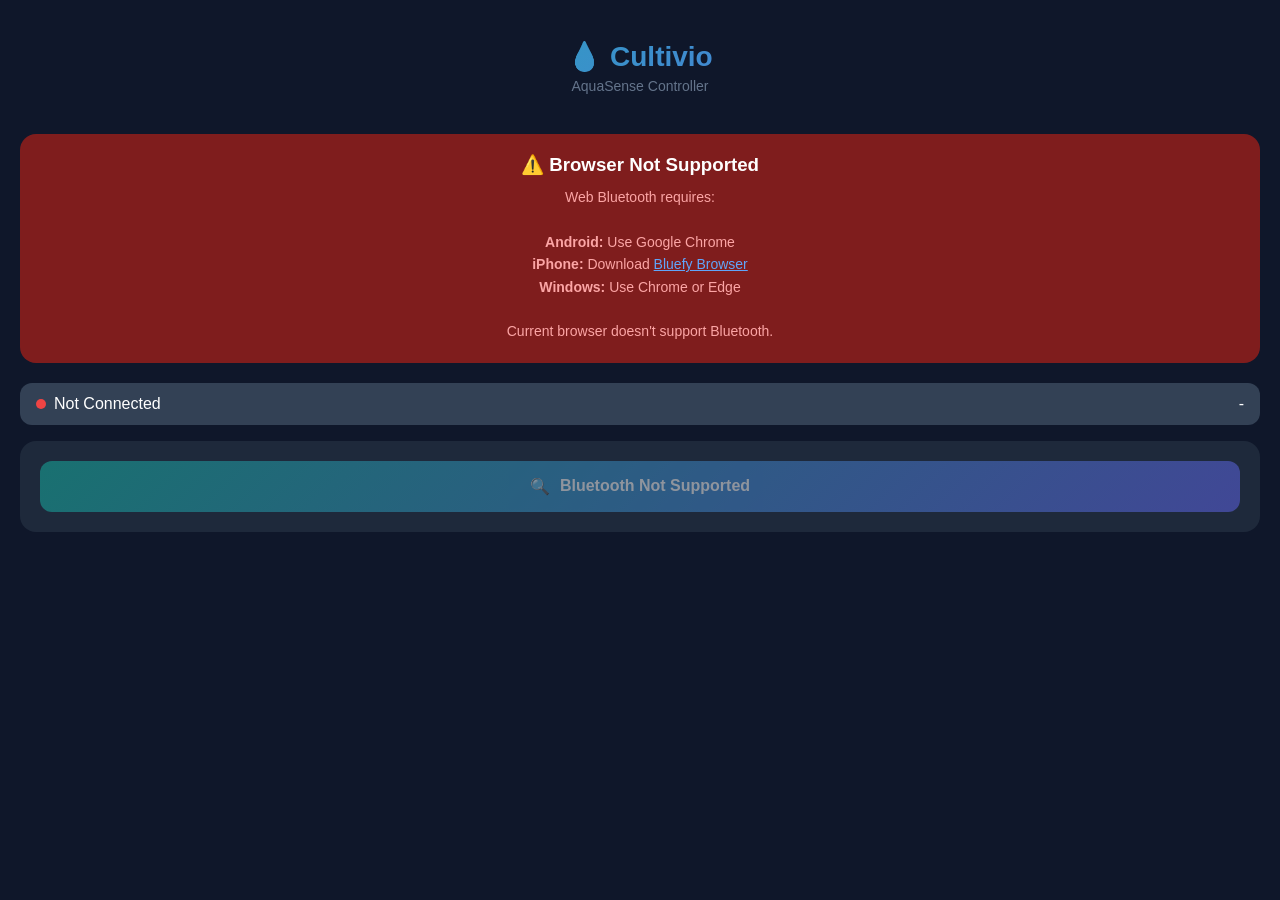
<file: provisioning-app/index.html>
<!DOCTYPE html>
<html lang="en">
<head>
    <meta charset="UTF-8">
    <meta name="viewport" content="width=device-width, initial-scale=1.0, maximum-scale=1.0, user-scalable=no">
    <meta name="theme-color" content="#14B8A6">
    <meta name="apple-mobile-web-app-capable" content="yes">
    <meta name="apple-mobile-web-app-status-bar-style" content="black-translucent">
    <meta name="apple-mobile-web-app-title" content="Cultivio">
    <link rel="manifest" href="manifest.json">
    <link rel="apple-touch-icon" href="icon.svg">
    <title>Cultivio AquaSense</title>
    <style>
        * { box-sizing: border-box; margin: 0; padding: 0; }
        
        body {
            font-family: -apple-system, BlinkMacSystemFont, 'Segoe UI', Roboto, sans-serif;
            background: #0F172A;
            color: white;
            min-height: 100vh;
            padding: 20px;
            padding-bottom: 100px;
        }
        
        .header {
            text-align: center;
            padding: 20px 0;
            margin-bottom: 20px;
        }
        
        .logo {
            font-size: 28px;
            font-weight: bold;
            background: linear-gradient(135deg, #14B8A6, #6366F1);
            -webkit-background-clip: text;
            -webkit-text-fill-color: transparent;
        }
        
        .subtitle { color: #64748B; font-size: 14px; margin-top: 5px; }
        
        .card {
            background: #1E293B;
            border-radius: 16px;
            padding: 20px;
            margin-bottom: 16px;
        }
        
        .card-title {
            font-size: 14px;
            color: #94A3B8;
            margin-bottom: 12px;
            text-transform: uppercase;
            letter-spacing: 1px;
        }
        
        .btn {
            width: 100%;
            padding: 16px;
            font-size: 16px;
            font-weight: 600;
            border: none;
            border-radius: 12px;
            cursor: pointer;
            display: flex;
            align-items: center;
            justify-content: center;
            gap: 10px;
            transition: all 0.2s;
        }
        
        .btn-primary {
            background: linear-gradient(135deg, #14B8A6, #6366F1);
            color: white;
        }
        
        .btn-primary:hover { transform: scale(1.02); }
        .btn-primary:disabled { opacity: 0.5; transform: none; }
        
        .btn-secondary {
            background: #334155;
            color: white;
        }
        
        .btn-danger {
            background: #EF4444;
            color: white;
        }
        
        .status-bar {
            display: flex;
            justify-content: space-between;
            align-items: center;
            padding: 12px 16px;
            background: #334155;
            border-radius: 12px;
            margin-bottom: 16px;
        }
        
        .status-dot {
            width: 10px;
            height: 10px;
            border-radius: 50%;
            margin-right: 8px;
        }
        
        .status-dot.connected { background: #10B981; }
        .status-dot.disconnected { background: #EF4444; }
        .status-dot.connecting { background: #F59E0B; animation: pulse 1s infinite; }
        
        @keyframes pulse {
            0%, 100% { opacity: 1; }
            50% { opacity: 0.5; }
        }
        
        .water-display {
            text-align: center;
            padding: 30px;
        }
        
        .water-level-container {
            width: 120px;
            height: 180px;
            border: 4px solid #475569;
            border-radius: 12px;
            margin: 0 auto 20px;
            position: relative;
            overflow: hidden;
            background: #0F172A;
        }
        
        .water-level {
            position: absolute;
            bottom: 0;
            left: 0;
            right: 0;
            background: linear-gradient(180deg, #06B6D4, #0891B2);
            transition: height 0.5s ease;
        }
        
        .water-percent {
            font-size: 48px;
            font-weight: bold;
        }
        
        .water-label { color: #64748B; }
        
        .pump-status {
            display: flex;
            align-items: center;
            justify-content: center;
            gap: 12px;
            padding: 16px;
            background: #334155;
            border-radius: 12px;
        }
        
        .pump-indicator {
            width: 24px;
            height: 24px;
            border-radius: 50%;
        }
        
        .pump-indicator.on { background: #10B981; box-shadow: 0 0 20px #10B981; }
        .pump-indicator.off { background: #475569; }
        
        .manual-control {
            display: grid;
            grid-template-columns: repeat(3, 1fr);
            gap: 10px;
            margin-bottom: 16px;
        }
        
        .time-btn {
            padding: 14px;
            background: #334155;
            border: 2px solid transparent;
            border-radius: 10px;
            color: white;
            font-weight: 600;
            cursor: pointer;
            transition: all 0.2s;
        }
        
        .time-btn:hover { border-color: #14B8A6; }
        .time-btn.selected { border-color: #14B8A6; background: #14B8A6; }
        
        .alert {
            padding: 16px;
            border-radius: 12px;
            margin-bottom: 16px;
            display: flex;
            align-items: center;
            gap: 12px;
        }
        
        .alert-error { background: #7F1D1D; }
        .alert-warning { background: #78350F; }
        .alert-success { background: #14532D; }
        
        .hidden { display: none !important; }
        
        .info-grid {
            display: grid;
            grid-template-columns: 1fr 1fr;
            gap: 12px;
        }
        
        .info-item {
            background: #334155;
            padding: 16px;
            border-radius: 12px;
            text-align: center;
        }
        
        .info-value { font-size: 24px; font-weight: bold; }
        .info-label { font-size: 12px; color: #64748B; margin-top: 4px; }
        
        .signal-bars {
            display: flex;
            gap: 3px;
            align-items: flex-end;
            justify-content: center;
            height: 24px;
        }
        
        .signal-bar {
            width: 6px;
            background: #475569;
            border-radius: 2px;
        }
        
        .signal-bar.active { background: #10B981; }
        .signal-bar:nth-child(1) { height: 6px; }
        .signal-bar:nth-child(2) { height: 12px; }
        .signal-bar:nth-child(3) { height: 18px; }
        .signal-bar:nth-child(4) { height: 24px; }
        
        .browser-warning {
            background: #7F1D1D;
            padding: 20px;
            border-radius: 16px;
            text-align: center;
            margin-bottom: 20px;
        }
        
        .browser-warning h3 { margin-bottom: 10px; }
        .browser-warning p { color: #FCA5A5; font-size: 14px; line-height: 1.6; }
        .browser-warning a { color: #60A5FA; }
    </style>
</head>
<body>
    <div class="header">
        <div class="logo">💧 Cultivio</div>
        <div class="subtitle">AquaSense Controller</div>
    </div>
    
    <!-- Browser Warning -->
    <div id="browserWarning" class="browser-warning hidden">
        <h3>⚠️ Browser Not Supported</h3>
        <p>
            Web Bluetooth requires:<br><br>
            <b>Android:</b> Use Google Chrome<br>
            <b>iPhone:</b> Download <a href="https://apps.apple.com/app/bluefy-web-ble-browser/id1492822055">Bluefy Browser</a><br>
            <b>Windows:</b> Use Chrome or Edge<br><br>
            Current browser doesn't support Bluetooth.
        </p>
    </div>
    
    <!-- Connection Status -->
    <div class="status-bar">
        <div style="display: flex; align-items: center;">
            <div class="status-dot disconnected" id="statusDot"></div>
            <span id="statusText">Not Connected</span>
        </div>
        <span id="deviceName">-</span>
    </div>
    
    <!-- Connect Button -->
    <div id="connectSection" class="card">
        <button class="btn btn-primary" id="connectBtn" onclick="connectDevice()">
            <span>🔍</span>
            <span id="connectBtnText">Scan & Connect</span>
        </button>
    </div>
    
    <!-- Main Dashboard (hidden until connected) -->
    <div id="dashboard" class="hidden">
        <!-- Water Level Display -->
        <div class="card">
            <div class="water-display">
                <div class="water-level-container">
                    <div class="water-level" id="waterLevel" style="height: 0%"></div>
                </div>
                <div class="water-percent"><span id="waterPercent">--</span>%</div>
                <div class="water-label">Water Level</div>
            </div>
        </div>
        
        <!-- Pump Status -->
        <div class="card">
            <div class="card-title">Pump Status</div>
            <div class="pump-status">
                <div class="pump-indicator off" id="pumpIndicator"></div>
                <span id="pumpStatus">OFF</span>
            </div>
        </div>
        
        <!-- Manual Control -->
        <div class="card">
            <div class="card-title">Manual Pump Control</div>
            <div class="manual-control">
                <button class="time-btn" onclick="selectTime(10)">10 min</button>
                <button class="time-btn" onclick="selectTime(20)">20 min</button>
                <button class="time-btn" onclick="selectTime(30)">30 min</button>
            </div>
            <button class="btn btn-primary" id="startPumpBtn" onclick="startPump()">
                ▶️ Start Pump
            </button>
            <button class="btn btn-danger hidden" id="stopPumpBtn" onclick="stopPump()" style="margin-top: 10px;">
                ⏹️ Stop Pump
            </button>
            <div id="manualTimer" class="hidden" style="text-align: center; margin-top: 16px; font-size: 24px; font-weight: bold;">
                ⏱️ <span id="timerDisplay">00:00</span>
            </div>
        </div>
        
        <!-- System Info -->
        <div class="card">
            <div class="card-title">System Info</div>
            <div class="info-grid">
                <div class="info-item">
                    <div class="signal-bars" id="signalBars">
                        <div class="signal-bar"></div>
                        <div class="signal-bar"></div>
                        <div class="signal-bar"></div>
                        <div class="signal-bar"></div>
                    </div>
                    <div class="info-label">Signal</div>
                </div>
                <div class="info-item">
                    <div class="info-value" id="uptime">--</div>
                    <div class="info-label">Uptime</div>
                </div>
            </div>
        </div>
        
        <!-- Disconnect -->
        <button class="btn btn-secondary" onclick="disconnectDevice()" style="margin-top: 10px;">
            Disconnect
        </button>
    </div>
    
    <script>
        // BLE Configuration
        const SERVICE_UUID = 0x00FF;
        const CHAR_STATUS_UUID = 0xFF02;
        const CHAR_CMD_UUID = 0xFF03;
        
        // State
        let device = null;
        let server = null;
        let statusChar = null;
        let cmdChar = null;
        let selectedTime = 10;
        let refreshInterval = null;
        
        // Check Web Bluetooth support
        window.onload = function() {
            if (!navigator.bluetooth) {
                document.getElementById('browserWarning').classList.remove('hidden');
                document.getElementById('connectBtn').disabled = true;
                document.getElementById('connectBtnText').textContent = 'Bluetooth Not Supported';
            }
        };
        
        // Connect to device
        async function connectDevice() {
            const btn = document.getElementById('connectBtn');
            const btnText = document.getElementById('connectBtnText');
            const statusDot = document.getElementById('statusDot');
            const statusText = document.getElementById('statusText');
            
            try {
                btn.disabled = true;
                btnText.textContent = 'Scanning...';
                statusDot.className = 'status-dot connecting';
                statusText.textContent = 'Scanning...';
                
                // Request device
                device = await navigator.bluetooth.requestDevice({
                    filters: [{ namePrefix: 'Cultivio' }],
                    optionalServices: [SERVICE_UUID]
                });
                
                statusText.textContent = 'Connecting...';
                document.getElementById('deviceName').textContent = device.name;
                
                // Connect
                device.addEventListener('gattserverdisconnected', onDisconnected);
                server = await device.gatt.connect();
                
                // Get service and characteristics
                const service = await server.getPrimaryService(SERVICE_UUID);
                statusChar = await service.getCharacteristic(CHAR_STATUS_UUID);
                cmdChar = await service.getCharacteristic(CHAR_CMD_UUID);
                
                // Connected!
                statusDot.className = 'status-dot connected';
                statusText.textContent = 'Connected';
                document.getElementById('connectSection').classList.add('hidden');
                document.getElementById('dashboard').classList.remove('hidden');
                
                // Start status refresh
                refreshStatus();
                refreshInterval = setInterval(refreshStatus, 2000);
                
            } catch (error) {
                console.error('Connection error:', error);
                statusDot.className = 'status-dot disconnected';
                statusText.textContent = 'Connection Failed';
                btn.disabled = false;
                btnText.textContent = 'Scan & Connect';
                
                if (error.name === 'NotFoundError') {
                    alert('No Cultivio device found. Make sure:\n\n1. ESP32 is powered on\n2. LED is blinking\n3. Bluetooth is enabled');
                }
            }
        }
        
        // Disconnect
        function disconnectDevice() {
            if (device && device.gatt.connected) {
                device.gatt.disconnect();
            }
        }
        
        function onDisconnected() {
            clearInterval(refreshInterval);
            document.getElementById('statusDot').className = 'status-dot disconnected';
            document.getElementById('statusText').textContent = 'Disconnected';
            document.getElementById('deviceName').textContent = '-';
            document.getElementById('connectSection').classList.remove('hidden');
            document.getElementById('dashboard').classList.add('hidden');
            document.getElementById('connectBtn').disabled = false;
            document.getElementById('connectBtnText').textContent = 'Scan & Connect';
        }
        
        // Read status
        async function refreshStatus() {
            if (!statusChar) return;
            
            try {
                const value = await statusChar.readValue();
                const data = new Uint8Array(value.buffer);
                
                // Parse status
                const waterLevel = data[1];
                const pumpState = data[2]; // 0=off, 1=on, 2=manual
                const uptime = (data[5] << 24) | (data[6] << 16) | (data[7] << 8) | data[8];
                const signal = data[9];
                const manualRemaining = (data[11] << 8) | data[12];
                
                // Update UI
                document.getElementById('waterLevel').style.height = waterLevel + '%';
                document.getElementById('waterPercent').textContent = waterLevel;
                
                const pumpIndicator = document.getElementById('pumpIndicator');
                const pumpStatus = document.getElementById('pumpStatus');
                if (pumpState > 0) {
                    pumpIndicator.className = 'pump-indicator on';
                    pumpStatus.textContent = pumpState === 2 ? 'MANUAL' : 'ON';
                    document.getElementById('stopPumpBtn').classList.remove('hidden');
                } else {
                    pumpIndicator.className = 'pump-indicator off';
                    pumpStatus.textContent = 'OFF';
                    document.getElementById('stopPumpBtn').classList.add('hidden');
                }
                
                // Uptime
                const hours = Math.floor(uptime / 3600);
                const mins = Math.floor((uptime % 3600) / 60);
                document.getElementById('uptime').textContent = `${hours}h ${mins}m`;
                
                // Signal bars
                const bars = document.querySelectorAll('.signal-bar');
                const signalStrength = Math.min(4, Math.floor((100 + signal) / 15));
                bars.forEach((bar, i) => {
                    bar.classList.toggle('active', i < signalStrength);
                });
                
                // Manual timer
                if (manualRemaining > 0) {
                    document.getElementById('manualTimer').classList.remove('hidden');
                    const m = Math.floor(manualRemaining / 60);
                    const s = manualRemaining % 60;
                    document.getElementById('timerDisplay').textContent = 
                        `${m.toString().padStart(2, '0')}:${s.toString().padStart(2, '0')}`;
                } else {
                    document.getElementById('manualTimer').classList.add('hidden');
                }
                
            } catch (error) {
                console.error('Status read error:', error);
            }
        }
        
        // Time selection
        function selectTime(minutes) {
            selectedTime = minutes;
            document.querySelectorAll('.time-btn').forEach(btn => {
                btn.classList.toggle('selected', btn.textContent.includes(minutes));
            });
        }
        
        // Start pump
        async function startPump() {
            if (!cmdChar) return;
            
            try {
                const cmd = new Uint8Array([0x01, selectedTime & 0xFF, (selectedTime >> 8) & 0xFF]);
                await cmdChar.writeValue(cmd);
                refreshStatus();
            } catch (error) {
                console.error('Start pump error:', error);
                alert('Failed to start pump');
            }
        }
        
        // Stop pump
        async function stopPump() {
            if (!cmdChar) return;
            
            try {
                const cmd = new Uint8Array([0x00, 0, 0]);
                await cmdChar.writeValue(cmd);
                refreshStatus();
            } catch (error) {
                console.error('Stop pump error:', error);
                alert('Failed to stop pump');
            }
        }
        
        // Select default time
        selectTime(10);
    </script>
</body>
</html>
</file>
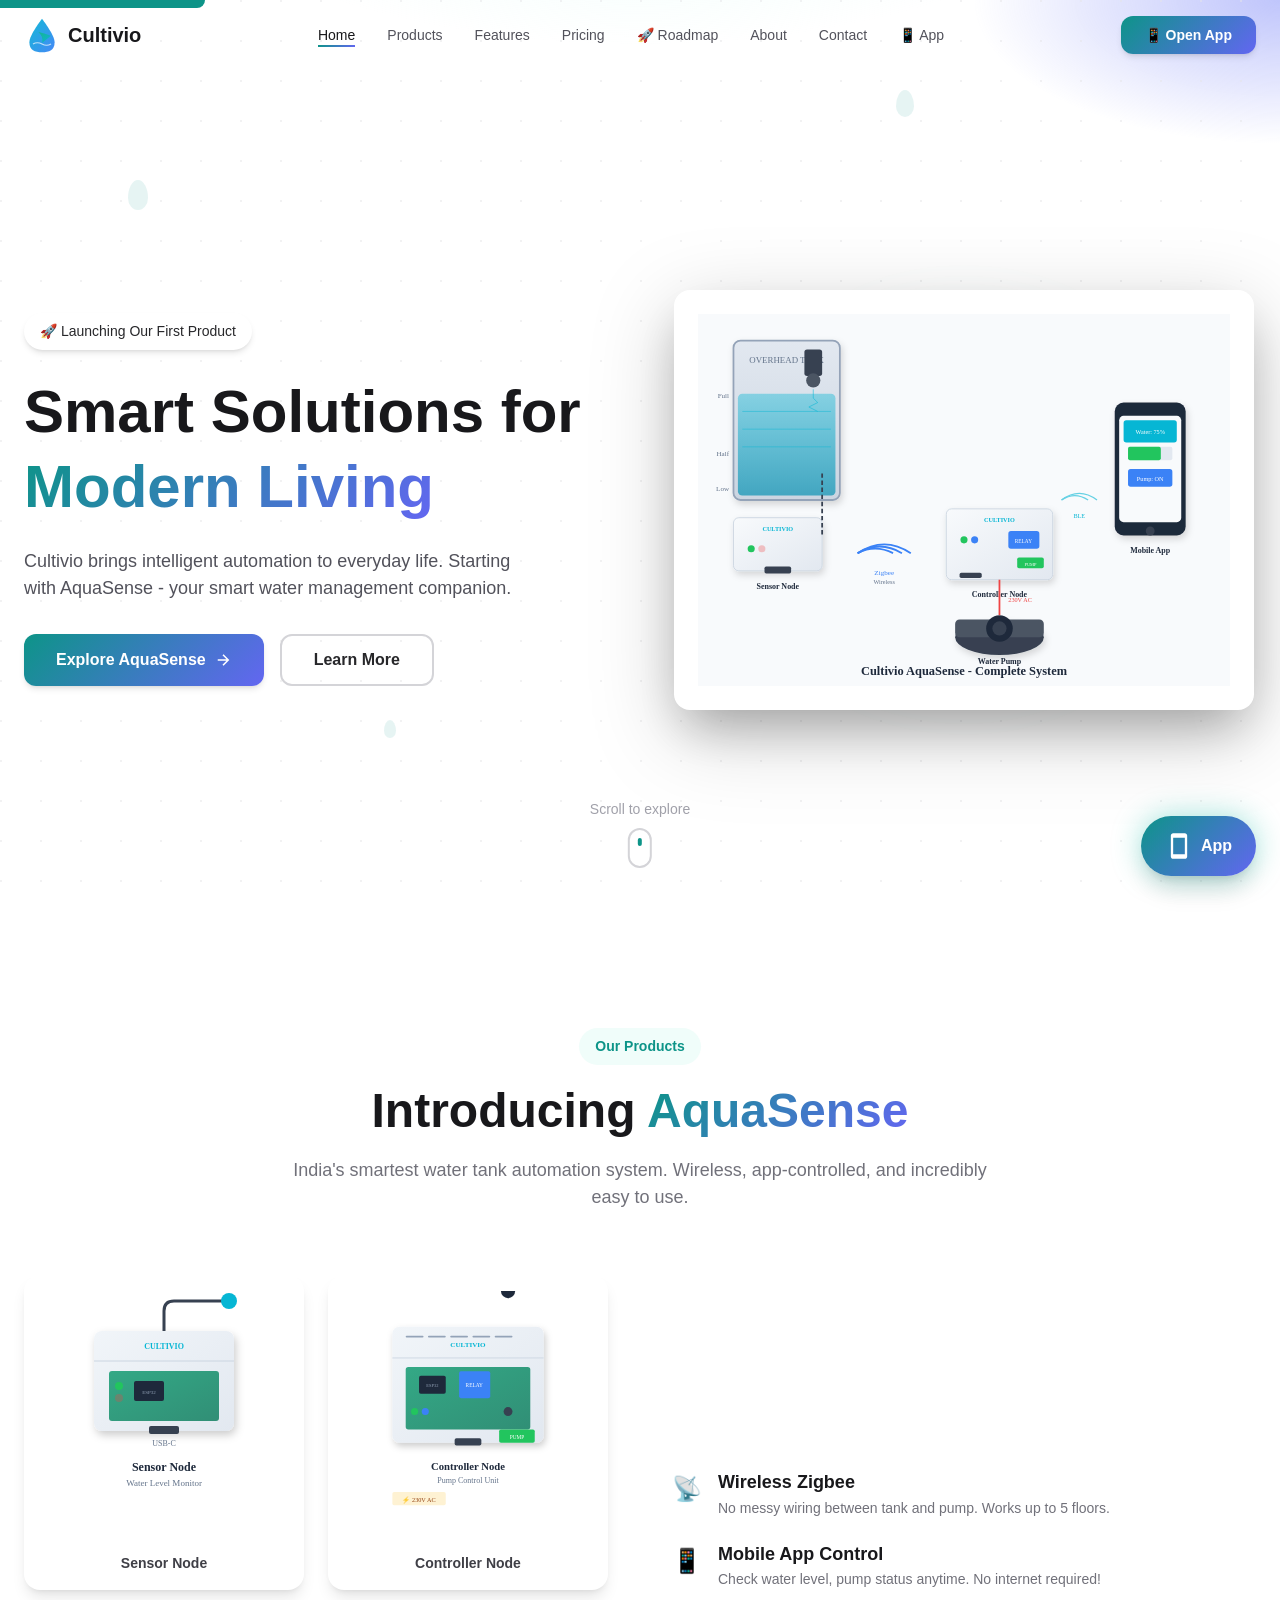
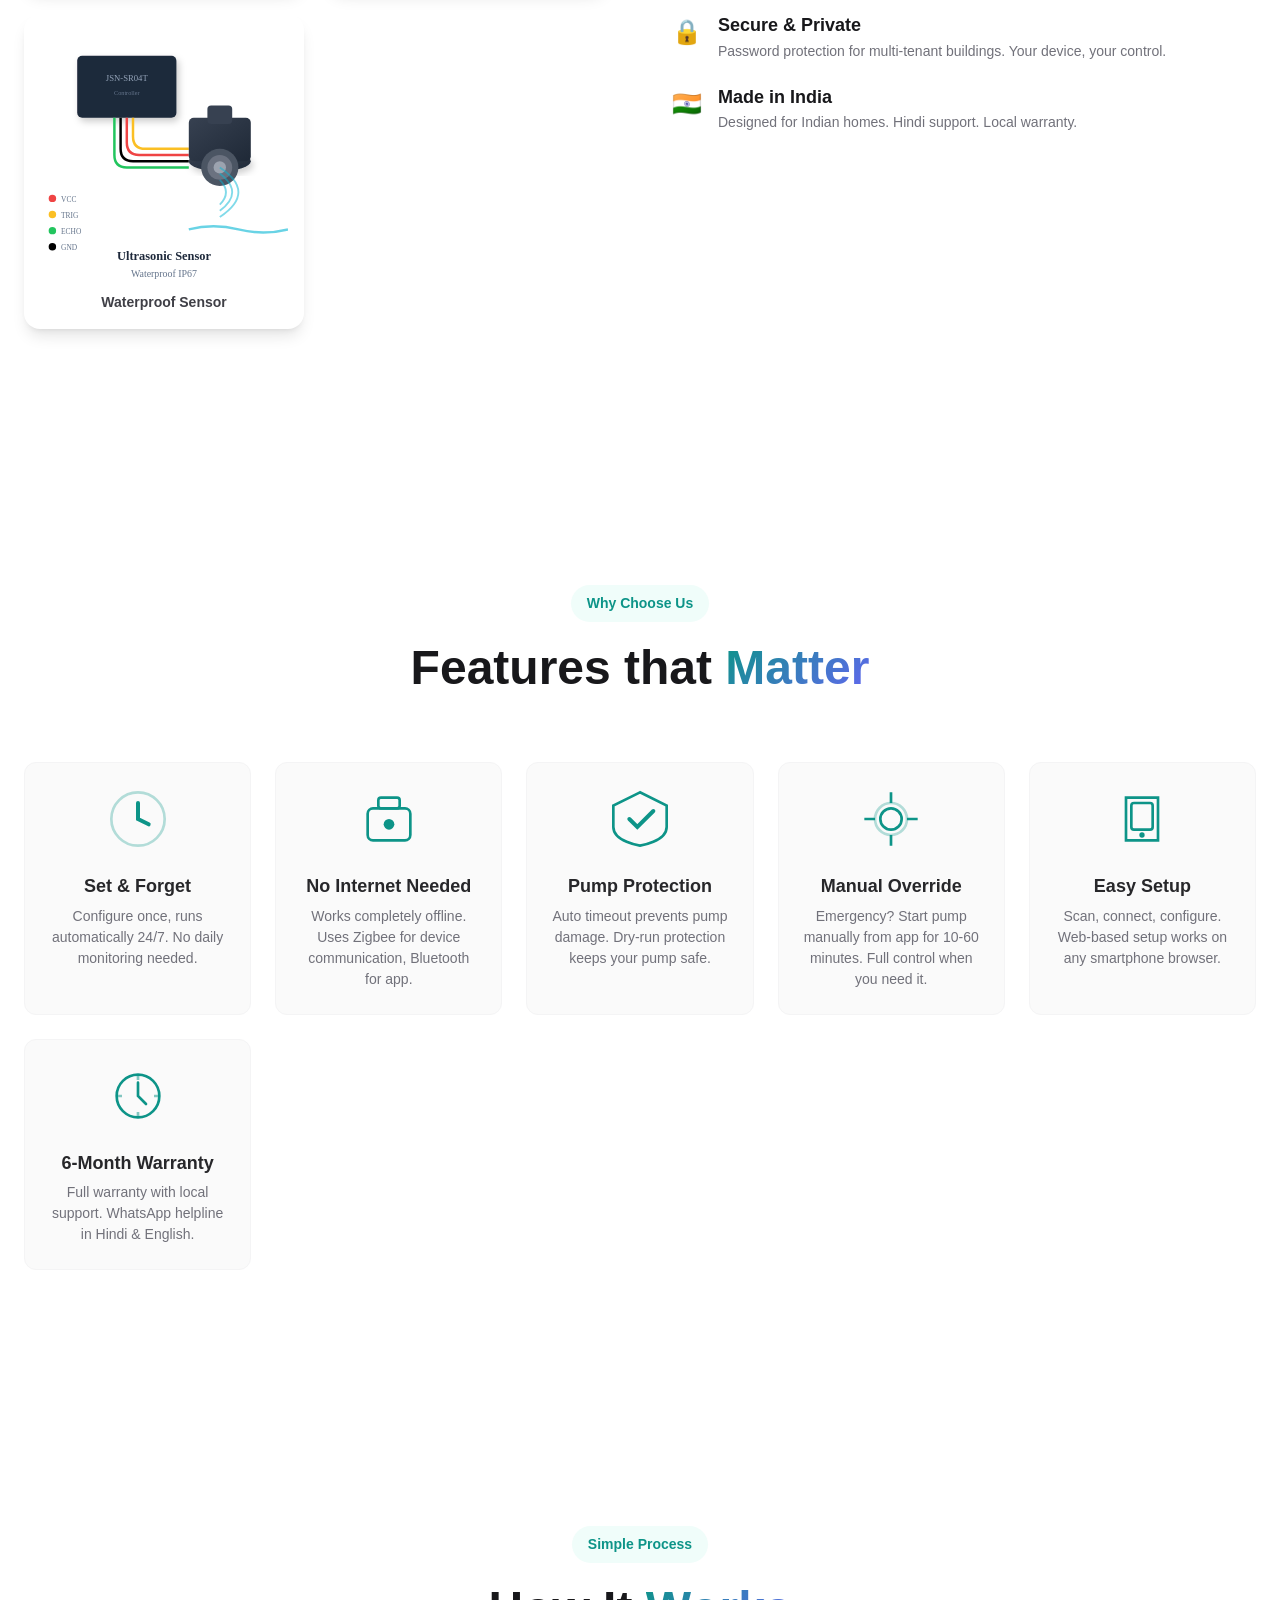
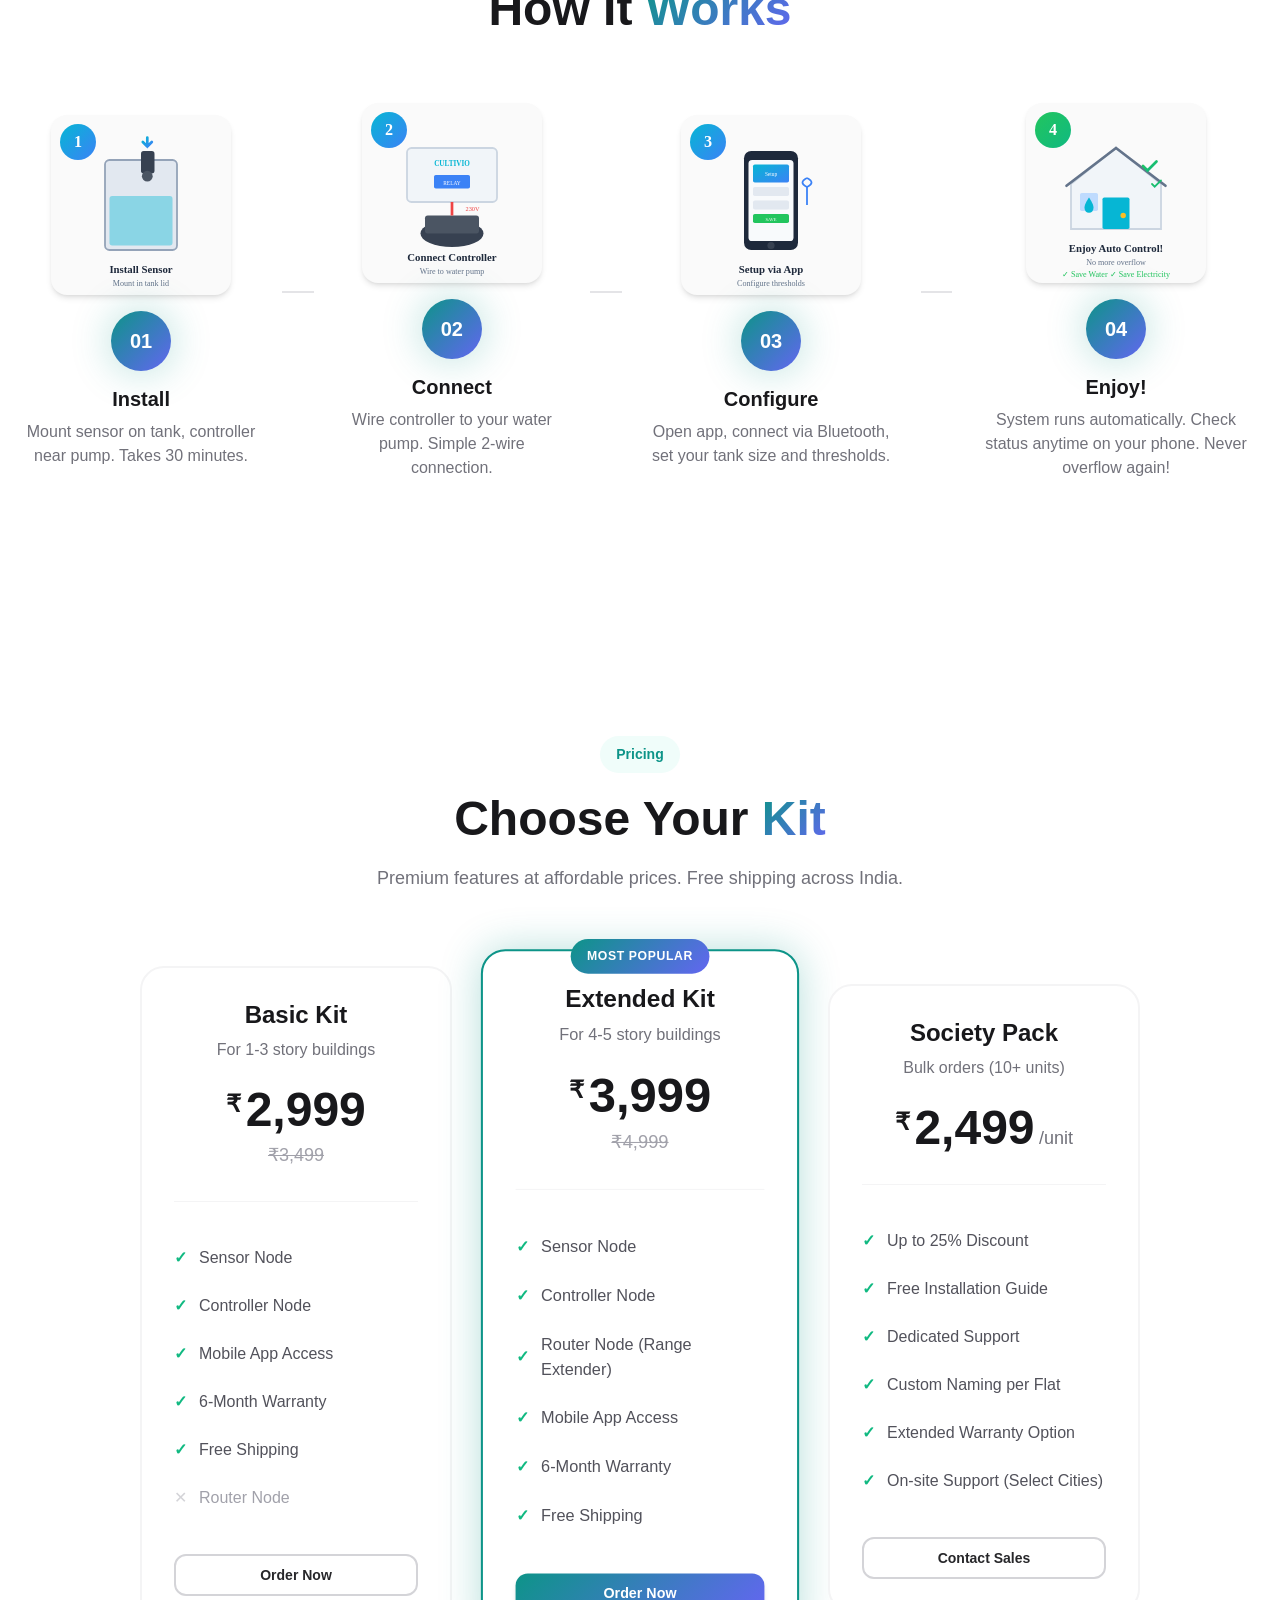
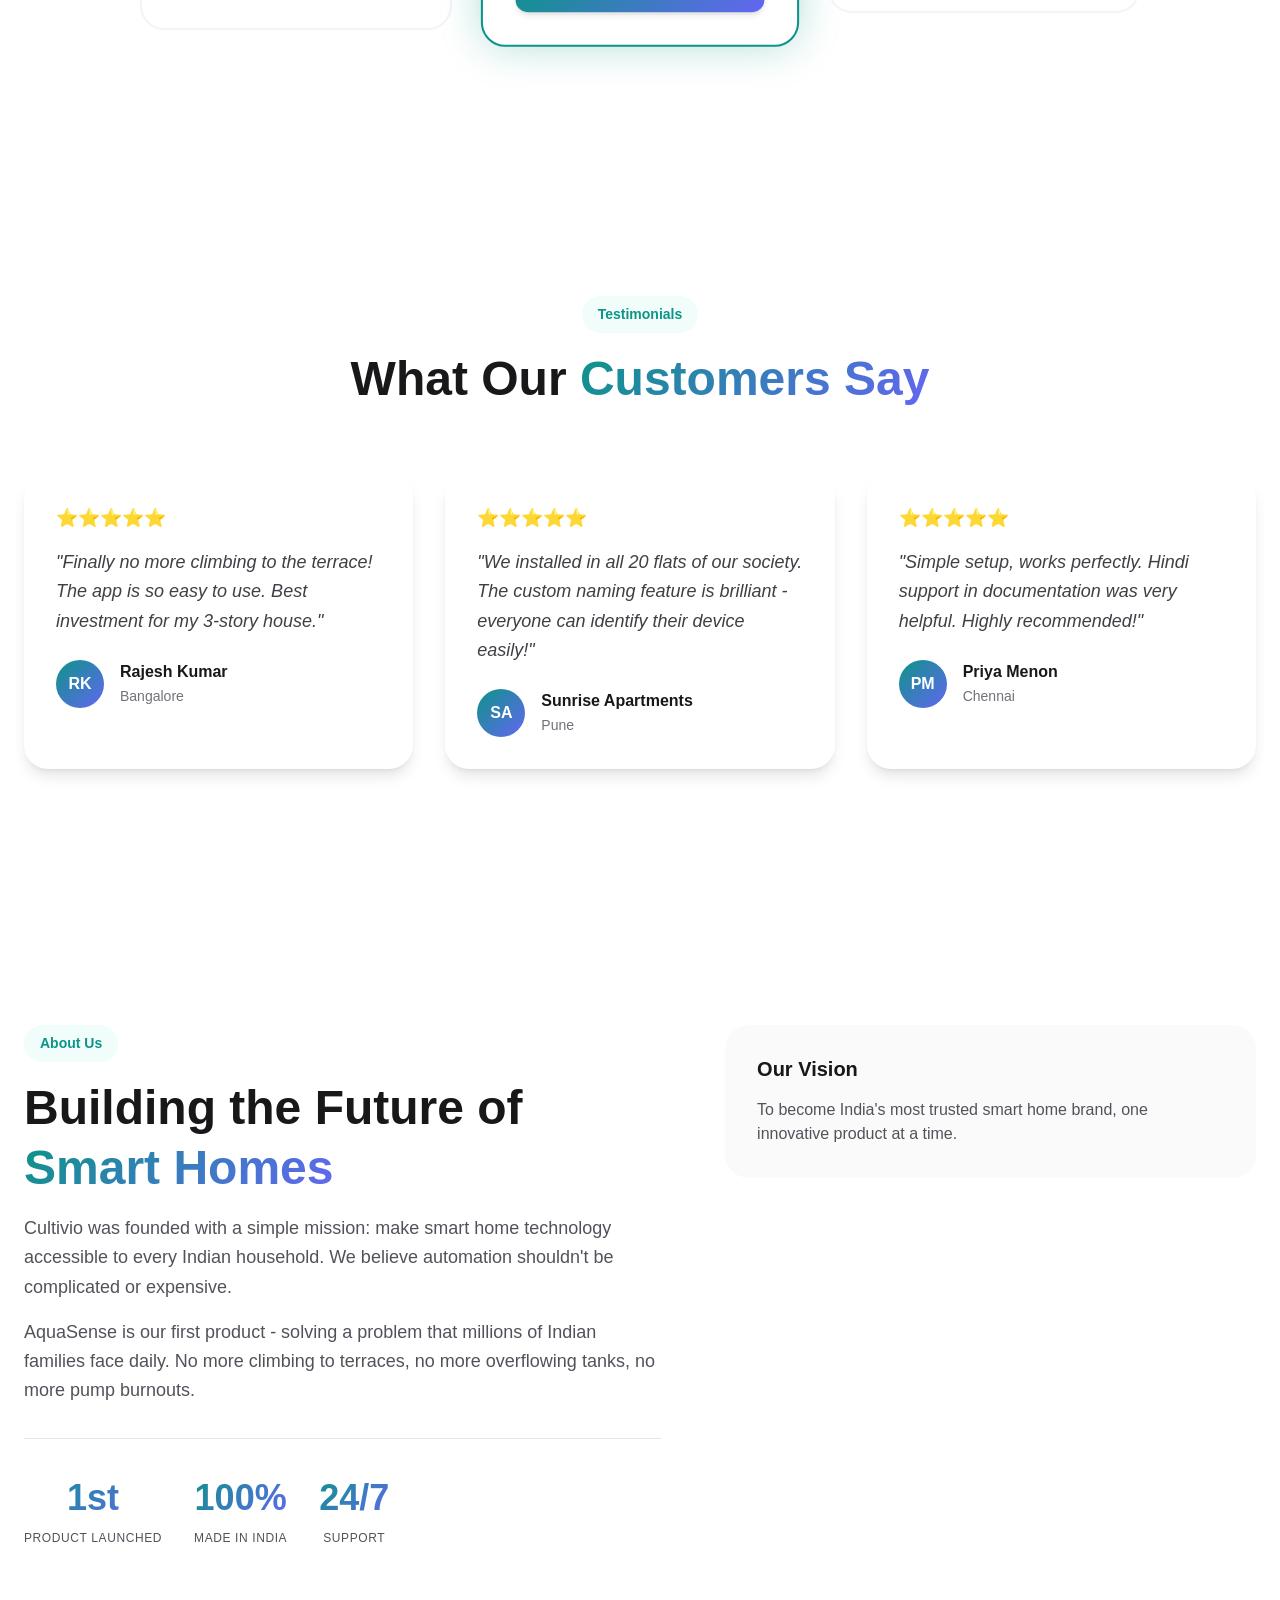
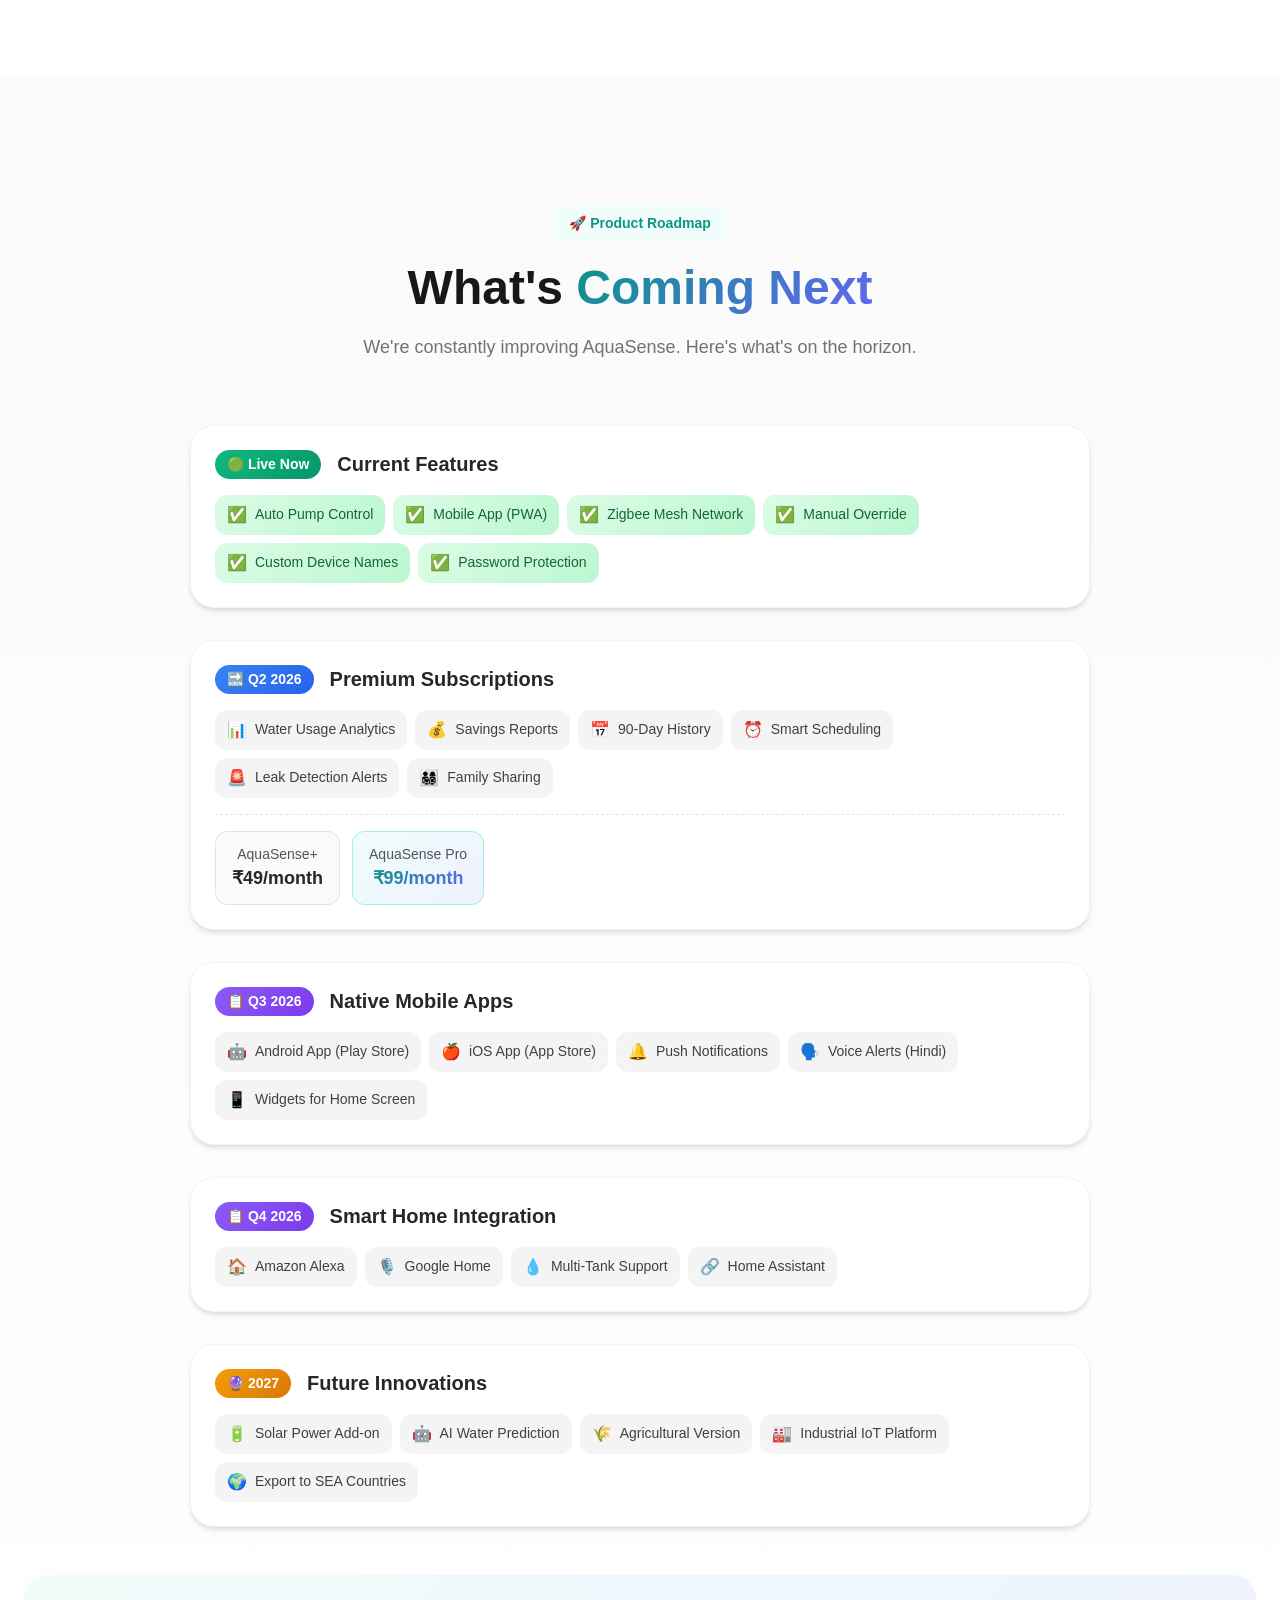
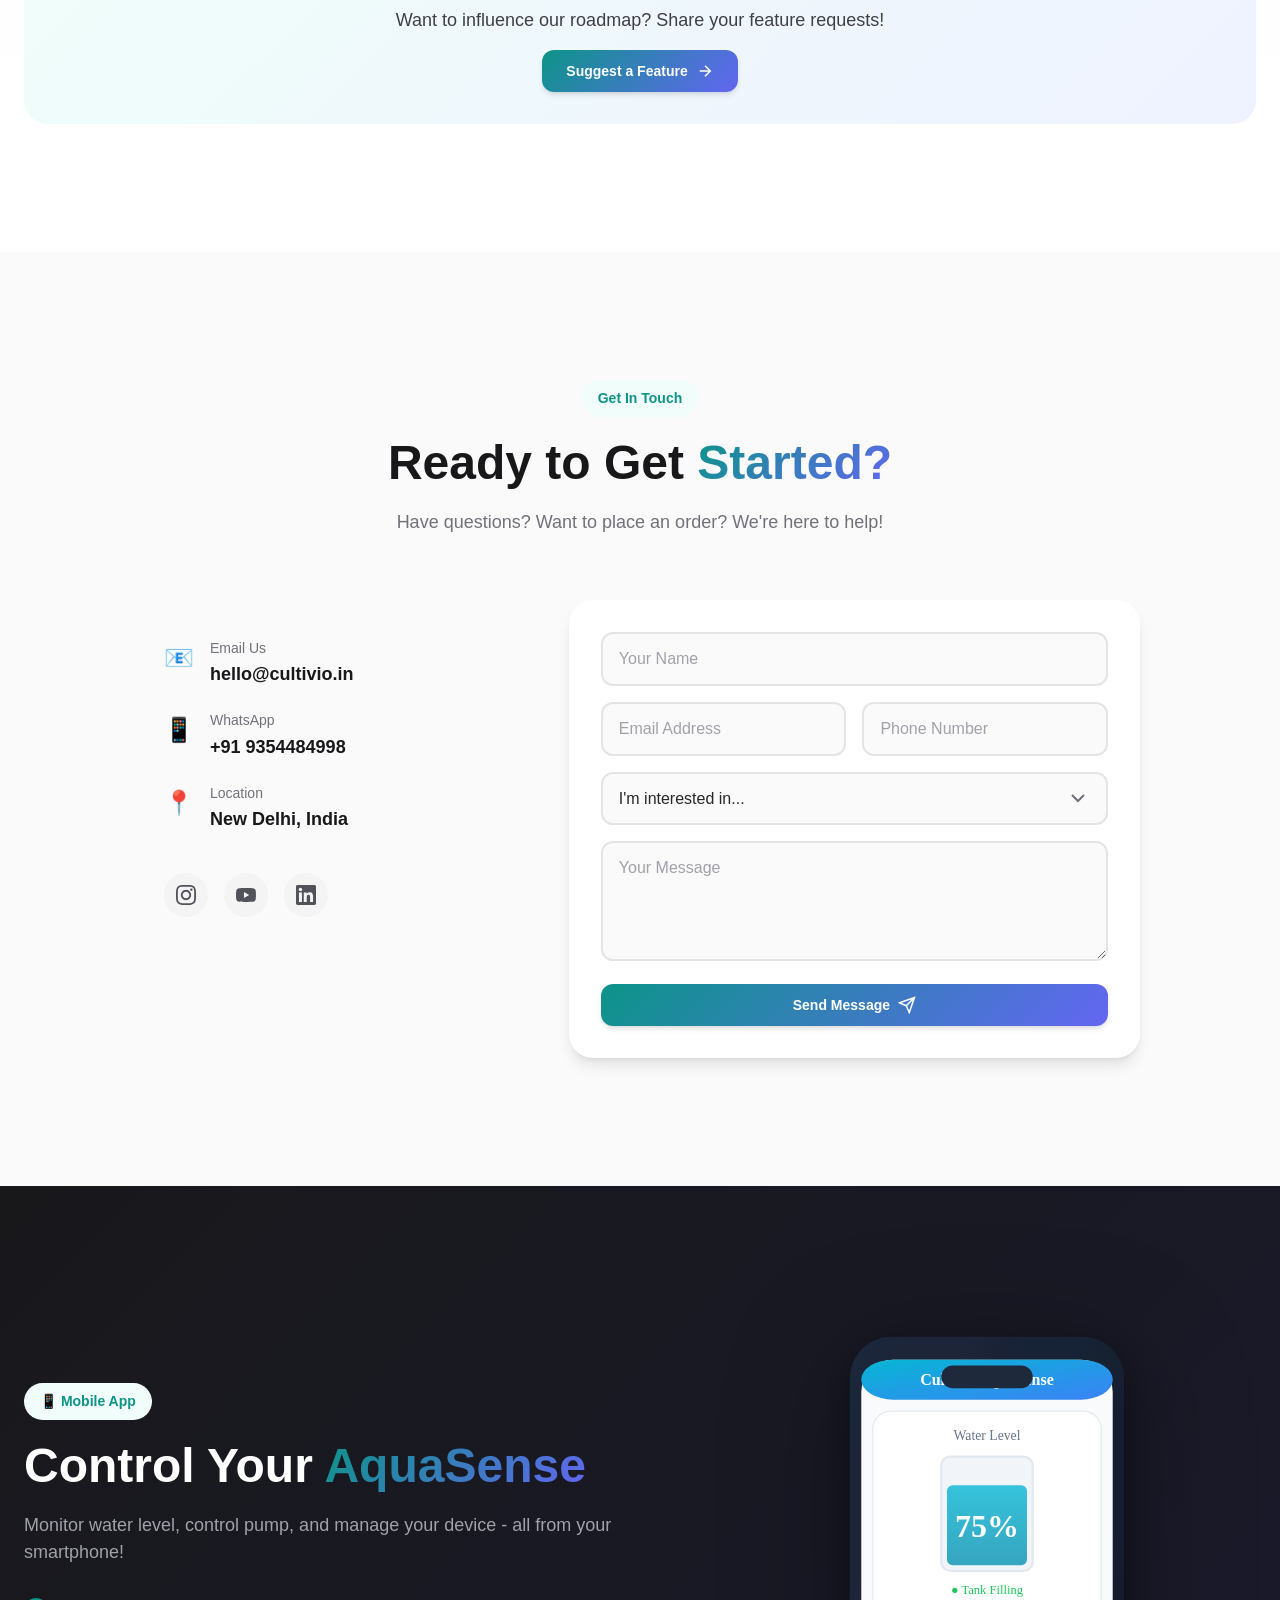
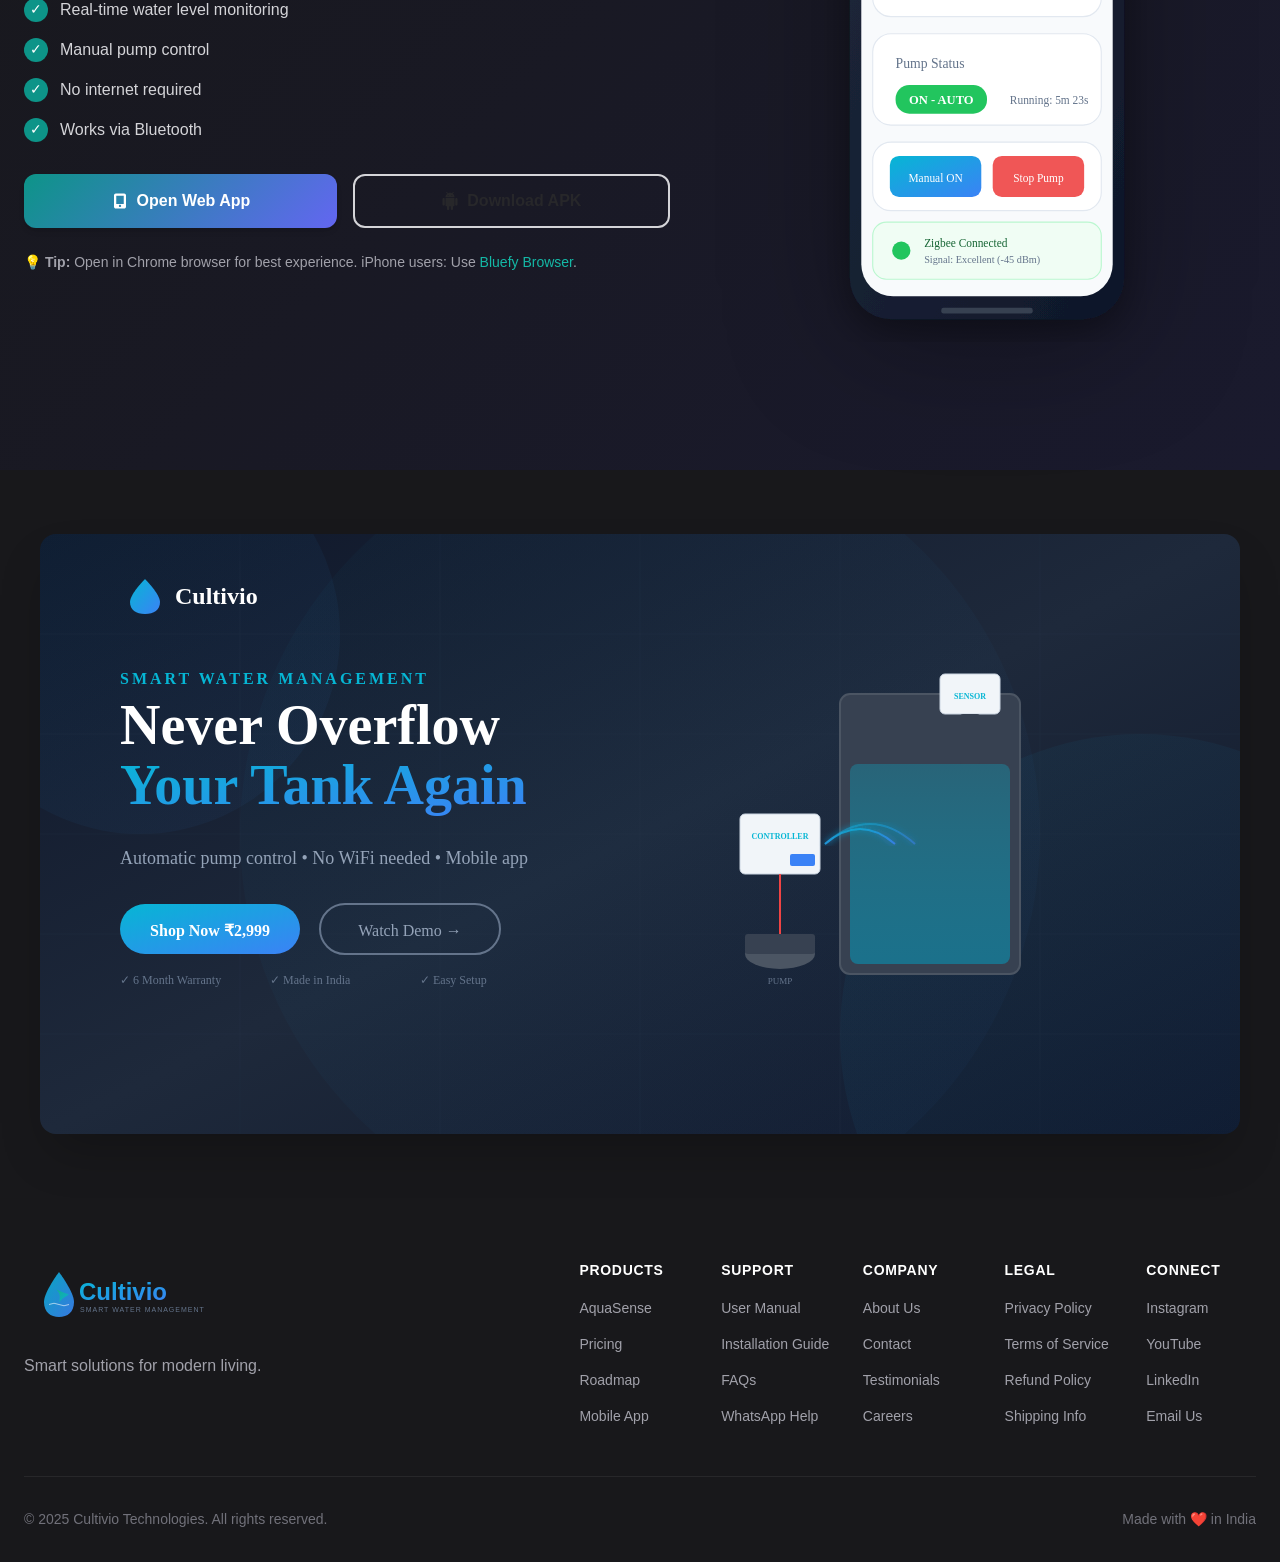
<file: website/index.html>
<!DOCTYPE html>
<html lang="en">
<head>
    <meta charset="UTF-8">
    <meta name="viewport" content="width=device-width, initial-scale=1.0">
    <meta http-equiv="X-UA-Compatible" content="IE=edge">
    <meta http-equiv="Content-Security-Policy" content="default-src 'self'; script-src 'self' 'unsafe-inline' https://fonts.googleapis.com; style-src 'self' 'unsafe-inline' https://fonts.googleapis.com; img-src 'self' data: https:; font-src 'self' https://fonts.gstatic.com; connect-src 'self'; frame-ancestors 'none'; base-uri 'self'; form-action 'self';">
    <meta http-equiv="X-Content-Type-Options" content="nosniff">
    <meta http-equiv="X-Frame-Options" content="DENY">
    <meta name="referrer" content="strict-origin-when-cross-origin">
    <meta name="description" content="Cultivio - Smart IoT solutions for modern living. AquaSense - Automatic water tank management system.">
    <meta name="keywords" content="smart water controller, IoT, water tank automation, Cultivio, AquaSense">
    
    <!-- Open Graph / Facebook -->
    <meta property="og:type" content="website">
    <meta property="og:url" content="https://cultivio.in/">
    <meta property="og:title" content="Cultivio AquaSense - Smart Water Tank Automation">
    <meta property="og:description" content="India's smartest water tank automation system. Wireless, app-controlled, and incredibly easy to use. Never overflow your tank again!">
    <meta property="og:image" content="https://cultivio.in/images/hero-banner.svg">
    <meta property="og:image:width" content="1200">
    <meta property="og:image:height" content="630">
    <meta property="og:locale" content="en_IN">
    <meta property="og:site_name" content="Cultivio">
    
    <!-- Twitter Card -->
    <meta name="twitter:card" content="summary_large_image">
    <meta name="twitter:url" content="https://cultivio.in/">
    <meta name="twitter:title" content="Cultivio AquaSense - Smart Water Tank Automation">
    <meta name="twitter:description" content="India's smartest water tank automation system. Wireless, app-controlled, incredibly easy to use. Starting at ₹2,999.">
    <meta name="twitter:image" content="https://cultivio.in/images/hero-banner.svg">
    
    <!-- Additional SEO -->
    <meta name="author" content="Cultivio Technologies">
    <meta name="robots" content="index, follow">
    <meta name="language" content="English">
    <meta name="geo.region" content="IN">
    <meta name="geo.placename" content="India">
    <link rel="canonical" href="https://cultivio.in/">
    
    <title>Cultivio - Smart Solutions for Modern Living</title>
    
    <!-- Fonts -->
    <link rel="preconnect" href="https://fonts.googleapis.com">
    <link rel="preconnect" href="https://fonts.gstatic.com" crossorigin>
    <link href="https://fonts.googleapis.com/css2?family=Outfit:wght@300;400;500;600;700;800&family=Playfair+Display:wght@600;700&display=swap" rel="stylesheet">
    
    <!-- Stylesheets -->
    <link rel="stylesheet" href="css/variables.css">
    <link rel="stylesheet" href="css/base.css">
    <link rel="stylesheet" href="css/components.css">
    <link rel="stylesheet" href="css/layout.css">
    <link rel="stylesheet" href="css/animations.css">
    
    <!-- Favicon -->
    <link rel="icon" type="image/svg+xml" href="images/favicon.svg">
</head>
<body>
    <!-- Skip Navigation Link for Accessibility -->
    <a href="#main" class="skip-nav">Skip to main content</a>
    
    <!-- Navigation -->
    <nav class="navbar" id="navbar">
        <div class="nav-container">
            <a href="/" class="nav-logo">
                <img src="images/cultivio-logo-icon.svg" alt="Cultivio" class="logo-icon" width="40" height="40" loading="eager">
                <span>Cultivio</span>
            </a>
            
            <ul class="nav-menu" id="navMenu">
                <li><a href="#home" class="nav-link active">Home</a></li>
                <li><a href="#products" class="nav-link">Products</a></li>
                <li><a href="#features" class="nav-link">Features</a></li>
                <li><a href="#pricing" class="nav-link">Pricing</a></li>
                <li><a href="#roadmap" class="nav-link">🚀 Roadmap</a></li>
                <li><a href="#about" class="nav-link">About</a></li>
                <li><a href="#contact" class="nav-link">Contact</a></li>
                <li><a href="#app" class="nav-link">📱 App</a></li>
            </ul>
            
            <div class="nav-actions">
                <a href="/app/index.html" class="btn btn-primary" aria-label="Open mobile app">📱 Open App</a>
                <button class="nav-toggle" id="navToggle" aria-label="Toggle navigation menu" aria-expanded="false" aria-controls="navMenu">
                    <span></span>
                    <span></span>
                    <span></span>
                </button>
            </div>
        </div>
    </nav>

    <!-- Hero Section -->
    <main id="main">
    <section class="hero" id="home">
        <div class="hero-bg">
            <div class="hero-gradient"></div>
            <div class="hero-pattern"></div>
            <div class="floating-drops">
                <div class="drop drop-1"></div>
                <div class="drop drop-2"></div>
                <div class="drop drop-3"></div>
                <div class="drop drop-4"></div>
                <div class="drop drop-5"></div>
            </div>
        </div>
        
        <div class="container hero-content">
            <div class="hero-text">
                <span class="hero-badge animate-fade-in">🚀 Launching Our First Product</span>
                <h1 class="hero-title animate-slide-up">
                    Smart Solutions for<br>
                    <span class="text-gradient">Modern Living</span>
                </h1>
                <p class="hero-subtitle animate-slide-up delay-1">
                    Cultivio brings intelligent automation to everyday life. 
                    Starting with AquaSense - your smart water management companion.
                </p>
                <div class="hero-cta animate-slide-up delay-2">
                    <a href="#products" class="btn btn-primary btn-lg">
                        <span>Explore AquaSense</span>
                        <svg viewBox="0 0 24 24" fill="none" stroke="currentColor" stroke-width="2">
                            <path d="M5 12h14M12 5l7 7-7 7"/>
                        </svg>
                    </a>
                    <a href="#features" class="btn btn-outline btn-lg">Learn More</a>
                </div>
            </div>
            
            <div class="hero-visual animate-float">
                <div class="product-showcase">
                    <div class="product-glow"></div>
                    <!-- Complete System Illustration -->
                    <img src="images/products/complete-system.svg" 
                         alt="Cultivio AquaSense Complete System - Sensor, Controller, and Mobile App" 
                         class="hero-product-image"
                         width="580" height="580"
                         loading="eager">
                </div>
            </div>
        </div>
        
        <div class="scroll-indicator">
            <span>Scroll to explore</span>
            <div class="scroll-arrow"></div>
        </div>
    </section>

    <!-- Products Section -->
    <section class="section products" id="products">
        <div class="container">
            <div class="section-header">
                <span class="section-badge">Our Products</span>
                <h2 class="section-title">Introducing <span class="text-gradient">AquaSense</span></h2>
                <p class="section-subtitle">
                    India's smartest water tank automation system. 
                    Wireless, app-controlled, and incredibly easy to use.
                </p>
            </div>
            
            <div class="product-showcase-large">
                <div class="product-image">
                    <!-- Product Images Grid -->
                    <div class="product-images-grid">
                        <div class="product-img-card">
                            <img src="images/products/sensor-node.svg" alt="Cultivio Sensor Node" width="200" height="250" loading="lazy">
                            <span class="product-img-label">Sensor Node</span>
                        </div>
                        <div class="product-img-card">
                            <img src="images/products/controller-node.svg" alt="Cultivio Controller Node" width="200" height="250" loading="lazy">
                            <span class="product-img-label">Controller Node</span>
                        </div>
                        <div class="product-img-card">
                            <img src="images/products/ultrasonic-sensor.svg" alt="Waterproof Ultrasonic Sensor" width="200" height="250" loading="lazy">
                            <span class="product-img-label">Waterproof Sensor</span>
                        </div>
                    </div>
                </div>
                
                <div class="product-details">
                    <div class="feature-list">
                        <div class="feature-item">
                            <div class="feature-icon">📡</div>
                            <div class="feature-content">
                                <h4>Wireless Zigbee</h4>
                                <p>No messy wiring between tank and pump. Works up to 5 floors.</p>
                            </div>
                        </div>
                        <div class="feature-item">
                            <div class="feature-icon">📱</div>
                            <div class="feature-content">
                                <h4>Mobile App Control</h4>
                                <p>Check water level, pump status anytime. No internet required!</p>
                            </div>
                        </div>
                        <div class="feature-item">
                            <div class="feature-icon">🔒</div>
                            <div class="feature-content">
                                <h4>Secure & Private</h4>
                                <p>Password protection for multi-tenant buildings. Your device, your control.</p>
                            </div>
                        </div>
                        <div class="feature-item">
                            <div class="feature-icon">🇮🇳</div>
                            <div class="feature-content">
                                <h4>Made in India</h4>
                                <p>Designed for Indian homes. Hindi support. Local warranty.</p>
                            </div>
                        </div>
                    </div>
                </div>
            </div>
        </div>
    </section>

    <!-- Features Section -->
    <section class="section features-section" id="features">
        <div class="container">
            <div class="section-header">
                <span class="section-badge">Why Choose Us</span>
                <h2 class="section-title">Features that <span class="text-gradient">Matter</span></h2>
            </div>
            
            <div class="features-grid">
                <div class="feature-card">
                    <div class="feature-card-icon">
                        <svg viewBox="0 0 48 48" fill="none">
                            <circle cx="24" cy="24" r="20" stroke="currentColor" stroke-width="2" opacity="0.3"/>
                            <path d="M24 12v12l8 4" stroke="currentColor" stroke-width="3" stroke-linecap="round"/>
                        </svg>
                    </div>
                    <h3>Set & Forget</h3>
                    <p>Configure once, runs automatically 24/7. No daily monitoring needed.</p>
                </div>
                
                <div class="feature-card">
                    <div class="feature-card-icon">
                        <svg viewBox="0 0 48 48" fill="none">
                            <rect x="8" y="16" width="32" height="24" rx="4" stroke="currentColor" stroke-width="2"/>
                            <rect x="16" y="8" width="16" height="8" rx="2" stroke="currentColor" stroke-width="2"/>
                            <circle cx="24" cy="28" r="4" fill="currentColor"/>
                        </svg>
                    </div>
                    <h3>No Internet Needed</h3>
                    <p>Works completely offline. Uses Zigbee for device communication, Bluetooth for app.</p>
                </div>
                
                <div class="feature-card">
                    <div class="feature-card-icon">
                        <svg viewBox="0 0 48 48" fill="none">
                            <path d="M24 4L4 14v16c0 11 20 14 20 14s20-3 20-14V14L24 4z" stroke="currentColor" stroke-width="2"/>
                            <path d="M16 24l6 6 12-12" stroke="currentColor" stroke-width="3" stroke-linecap="round"/>
                        </svg>
                    </div>
                    <h3>Pump Protection</h3>
                    <p>Auto timeout prevents pump damage. Dry-run protection keeps your pump safe.</p>
                </div>
                
                <div class="feature-card">
                    <div class="feature-card-icon">
                        <svg viewBox="0 0 48 48" fill="none">
                            <path d="M24 4v8M24 36v8M4 24h8M36 24h8" stroke="currentColor" stroke-width="2"/>
                            <circle cx="24" cy="24" r="8" stroke="currentColor" stroke-width="2"/>
                            <circle cx="24" cy="24" r="12" stroke="currentColor" stroke-width="2" opacity="0.3"/>
                        </svg>
                    </div>
                    <h3>Manual Override</h3>
                    <p>Emergency? Start pump manually from app for 10-60 minutes. Full control when you need it.</p>
                </div>
                
                <div class="feature-card">
                    <div class="feature-card-icon">
                        <svg viewBox="0 0 48 48" fill="none">
                            <path d="M12 8h24v32H12z" stroke="currentColor" stroke-width="2" rx="4"/>
                            <rect x="16" y="12" width="16" height="20" rx="2" stroke="currentColor" stroke-width="2"/>
                            <circle cx="24" cy="36" r="2" fill="currentColor"/>
                        </svg>
                    </div>
                    <h3>Easy Setup</h3>
                    <p>Scan, connect, configure. Web-based setup works on any smartphone browser.</p>
                </div>
                
                <div class="feature-card">
                    <div class="feature-card-icon">
                        <svg viewBox="0 0 48 48" fill="none">
                            <circle cx="24" cy="24" r="16" stroke="currentColor" stroke-width="2"/>
                            <path d="M24 14v10l6 6" stroke="currentColor" stroke-width="2" stroke-linecap="round"/>
                            <path d="M8 24h4M36 24h4M24 8v4M24 36v4" stroke="currentColor" stroke-width="2" opacity="0.5"/>
                        </svg>
                    </div>
                    <h3>6-Month Warranty</h3>
                    <p>Full warranty with local support. WhatsApp helpline in Hindi & English.</p>
                </div>
            </div>
        </div>
    </section>

    <!-- How It Works Section -->
    <section class="section how-it-works">
        <div class="container">
            <div class="section-header">
                <span class="section-badge">Simple Process</span>
                <h2 class="section-title">How It <span class="text-gradient">Works</span></h2>
            </div>
            
            <div class="steps-container">
                <div class="step">
                    <div class="step-image">
                        <img src="images/how-it-works/step1-install.svg" alt="Step 1: Install Sensor" width="180" height="180" loading="lazy">
                    </div>
                    <div class="step-number">01</div>
                    <div class="step-content">
                        <h3>Install</h3>
                        <p>Mount sensor on tank, controller near pump. Takes 30 minutes.</p>
                    </div>
                </div>
                <div class="step-connector"></div>
                <div class="step">
                    <div class="step-image">
                        <img src="images/how-it-works/step2-connect.svg" alt="Step 2: Connect Controller" width="180" height="180" loading="lazy">
                    </div>
                    <div class="step-number">02</div>
                    <div class="step-content">
                        <h3>Connect</h3>
                        <p>Wire controller to your water pump. Simple 2-wire connection.</p>
                    </div>
                </div>
                <div class="step-connector"></div>
                <div class="step">
                    <div class="step-image">
                        <img src="images/how-it-works/step3-setup.svg" alt="Step 3: Setup via App" width="180" height="180" loading="lazy">
                    </div>
                    <div class="step-number">03</div>
                    <div class="step-content">
                        <h3>Configure</h3>
                        <p>Open app, connect via Bluetooth, set your tank size and thresholds.</p>
                    </div>
                </div>
                <div class="step-connector"></div>
                <div class="step">
                    <div class="step-image">
                        <img src="images/how-it-works/step4-enjoy.svg" alt="Step 4: Enjoy Automation" width="180" height="180" loading="lazy">
                    </div>
                    <div class="step-number">04</div>
                    <div class="step-content">
                        <h3>Enjoy!</h3>
                        <p>System runs automatically. Check status anytime on your phone. Never overflow again!</p>
                    </div>
                </div>
            </div>
        </div>
    </section>

    <!-- Pricing Section -->
    <section class="section pricing" id="pricing">
        <div class="container">
            <div class="section-header">
                <span class="section-badge">Pricing</span>
                <h2 class="section-title">Choose Your <span class="text-gradient">Kit</span></h2>
                <p class="section-subtitle">Premium features at affordable prices. Free shipping across India.</p>
            </div>
            
            <div class="pricing-grid">
                <div class="pricing-card">
                    <div class="pricing-header">
                        <h3>Basic Kit</h3>
                        <p>For 1-3 story buildings</p>
                    </div>
                    <div class="pricing-price">
                        <span class="price-currency">₹</span>
                        <span class="price-amount">2,999</span>
                        <span class="price-original">₹3,499</span>
                    </div>
                    <ul class="pricing-features">
                        <li><span class="check">✓</span> Sensor Node</li>
                        <li><span class="check">✓</span> Controller Node</li>
                        <li><span class="check">✓</span> Mobile App Access</li>
                        <li><span class="check">✓</span> 6-Month Warranty</li>
                        <li><span class="check">✓</span> Free Shipping</li>
                        <li class="disabled"><span class="cross">✕</span> Router Node</li>
                    </ul>
                    <a href="#contact" class="btn btn-outline btn-block">Order Now</a>
                </div>
                
                <div class="pricing-card featured">
                    <div class="pricing-badge">Most Popular</div>
                    <div class="pricing-header">
                        <h3>Extended Kit</h3>
                        <p>For 4-5 story buildings</p>
                    </div>
                    <div class="pricing-price">
                        <span class="price-currency">₹</span>
                        <span class="price-amount">3,999</span>
                        <span class="price-original">₹4,999</span>
                    </div>
                    <ul class="pricing-features">
                        <li><span class="check">✓</span> Sensor Node</li>
                        <li><span class="check">✓</span> Controller Node</li>
                        <li><span class="check">✓</span> Router Node (Range Extender)</li>
                        <li><span class="check">✓</span> Mobile App Access</li>
                        <li><span class="check">✓</span> 6-Month Warranty</li>
                        <li><span class="check">✓</span> Free Shipping</li>
                    </ul>
                    <a href="#contact" class="btn btn-primary btn-block">Order Now</a>
                </div>
                
                <div class="pricing-card">
                    <div class="pricing-header">
                        <h3>Society Pack</h3>
                        <p>Bulk orders (10+ units)</p>
                    </div>
                    <div class="pricing-price">
                        <span class="price-currency">₹</span>
                        <span class="price-amount">2,499</span>
                        <span class="price-per">/unit</span>
                    </div>
                    <ul class="pricing-features">
                        <li><span class="check">✓</span> Up to 25% Discount</li>
                        <li><span class="check">✓</span> Free Installation Guide</li>
                        <li><span class="check">✓</span> Dedicated Support</li>
                        <li><span class="check">✓</span> Custom Naming per Flat</li>
                        <li><span class="check">✓</span> Extended Warranty Option</li>
                        <li><span class="check">✓</span> On-site Support (Select Cities)</li>
                    </ul>
                    <a href="#contact" class="btn btn-outline btn-block">Contact Sales</a>
                </div>
            </div>
        </div>
    </section>

    <!-- Testimonials Section -->
    <section class="section testimonials">
        <div class="container">
            <div class="section-header">
                <span class="section-badge">Testimonials</span>
                <h2 class="section-title">What Our <span class="text-gradient">Customers Say</span></h2>
            </div>
            
            <div class="testimonials-grid">
                <div class="testimonial-card">
                    <div class="testimonial-rating">⭐⭐⭐⭐⭐</div>
                    <p class="testimonial-text">"Finally no more climbing to the terrace! The app is so easy to use. Best investment for my 3-story house."</p>
                    <div class="testimonial-author">
                        <div class="author-avatar">RK</div>
                        <div class="author-info">
                            <strong>Rajesh Kumar</strong>
                            <span>Bangalore</span>
                        </div>
                    </div>
                </div>
                
                <div class="testimonial-card">
                    <div class="testimonial-rating">⭐⭐⭐⭐⭐</div>
                    <p class="testimonial-text">"We installed in all 20 flats of our society. The custom naming feature is brilliant - everyone can identify their device easily!"</p>
                    <div class="testimonial-author">
                        <div class="author-avatar">SA</div>
                        <div class="author-info">
                            <strong>Sunrise Apartments</strong>
                            <span>Pune</span>
                        </div>
                    </div>
                </div>
                
                <div class="testimonial-card">
                    <div class="testimonial-rating">⭐⭐⭐⭐⭐</div>
                    <p class="testimonial-text">"Simple setup, works perfectly. Hindi support in documentation was very helpful. Highly recommended!"</p>
                    <div class="testimonial-author">
                        <div class="author-avatar">PM</div>
                        <div class="author-info">
                            <strong>Priya Menon</strong>
                            <span>Chennai</span>
                        </div>
                    </div>
                </div>
            </div>
        </div>
    </section>

    <!-- About Section -->
    <section class="section about" id="about">
        <div class="container">
            <div class="about-content">
                <div class="about-text">
                    <span class="section-badge">About Us</span>
                    <h2 class="section-title">Building the Future of <span class="text-gradient">Smart Homes</span></h2>
                    <p>
                        Cultivio was founded with a simple mission: make smart home technology 
                        accessible to every Indian household. We believe automation shouldn't be 
                        complicated or expensive.
                    </p>
                    <p>
                        AquaSense is our first product - solving a problem that millions of 
                        Indian families face daily. No more climbing to terraces, no more 
                        overflowing tanks, no more pump burnouts.
                    </p>
                    <div class="about-stats">
                        <div class="stat-item">
                            <span class="stat-number">1st</span>
                            <span class="stat-label">Product Launched</span>
                        </div>
                        <div class="stat-item">
                            <span class="stat-number">100%</span>
                            <span class="stat-label">Made in India</span>
                        </div>
                        <div class="stat-item">
                            <span class="stat-number">24/7</span>
                            <span class="stat-label">Support</span>
                        </div>
                    </div>
                </div>
                <div class="about-vision">
                    <div class="vision-card">
                        <h3>Our Vision</h3>
                        <p>To become India's most trusted smart home brand, one innovative product at a time.</p>
                    </div>
                </div>
            </div>
        </div>
    </section>

    <!-- Roadmap Section -->
    <section class="section roadmap" id="roadmap">
        <div class="container">
            <div class="section-header">
                <span class="section-badge">🚀 Product Roadmap</span>
                <h2 class="section-title">What's <span class="text-gradient">Coming Next</span></h2>
                <p class="section-subtitle">We're constantly improving AquaSense. Here's what's on the horizon.</p>
            </div>
            
            <div class="roadmap-timeline">
                <!-- Q1 2026 -->
                <div class="roadmap-phase">
                    <div class="phase-header">
                        <span class="phase-badge live">🟢 Live Now</span>
                        <h3>Current Features</h3>
                    </div>
                    <div class="phase-features">
                        <div class="feature-chip done">
                            <span class="chip-icon">✅</span>
                            <span>Auto Pump Control</span>
                        </div>
                        <div class="feature-chip done">
                            <span class="chip-icon">✅</span>
                            <span>Mobile App (PWA)</span>
                        </div>
                        <div class="feature-chip done">
                            <span class="chip-icon">✅</span>
                            <span>Zigbee Mesh Network</span>
                        </div>
                        <div class="feature-chip done">
                            <span class="chip-icon">✅</span>
                            <span>Manual Override</span>
                        </div>
                        <div class="feature-chip done">
                            <span class="chip-icon">✅</span>
                            <span>Custom Device Names</span>
                        </div>
                        <div class="feature-chip done">
                            <span class="chip-icon">✅</span>
                            <span>Password Protection</span>
                        </div>
                    </div>
                </div>

                <!-- Q2 2026 -->
                <div class="roadmap-phase">
                    <div class="phase-header">
                        <span class="phase-badge upcoming">🔜 Q2 2026</span>
                        <h3>Premium Subscriptions</h3>
                    </div>
                    <div class="phase-features">
                        <div class="feature-chip">
                            <span class="chip-icon">📊</span>
                            <span>Water Usage Analytics</span>
                        </div>
                        <div class="feature-chip">
                            <span class="chip-icon">💰</span>
                            <span>Savings Reports</span>
                        </div>
                        <div class="feature-chip">
                            <span class="chip-icon">📅</span>
                            <span>90-Day History</span>
                        </div>
                        <div class="feature-chip">
                            <span class="chip-icon">⏰</span>
                            <span>Smart Scheduling</span>
                        </div>
                        <div class="feature-chip">
                            <span class="chip-icon">🚨</span>
                            <span>Leak Detection Alerts</span>
                        </div>
                        <div class="feature-chip">
                            <span class="chip-icon">👨‍👩‍👧‍👦</span>
                            <span>Family Sharing</span>
                        </div>
                    </div>
                    <div class="phase-pricing">
                        <div class="mini-price-card">
                            <span class="plan-name">AquaSense+</span>
                            <span class="plan-price">₹49/month</span>
                        </div>
                        <div class="mini-price-card featured">
                            <span class="plan-name">AquaSense Pro</span>
                            <span class="plan-price">₹99/month</span>
                        </div>
                    </div>
                </div>

                <!-- Q3 2026 -->
                <div class="roadmap-phase">
                    <div class="phase-header">
                        <span class="phase-badge planned">📋 Q3 2026</span>
                        <h3>Native Mobile Apps</h3>
                    </div>
                    <div class="phase-features">
                        <div class="feature-chip">
                            <span class="chip-icon">🤖</span>
                            <span>Android App (Play Store)</span>
                        </div>
                        <div class="feature-chip">
                            <span class="chip-icon">🍎</span>
                            <span>iOS App (App Store)</span>
                        </div>
                        <div class="feature-chip">
                            <span class="chip-icon">🔔</span>
                            <span>Push Notifications</span>
                        </div>
                        <div class="feature-chip">
                            <span class="chip-icon">🗣️</span>
                            <span>Voice Alerts (Hindi)</span>
                        </div>
                        <div class="feature-chip">
                            <span class="chip-icon">📱</span>
                            <span>Widgets for Home Screen</span>
                        </div>
                    </div>
                </div>

                <!-- Q4 2026 -->
                <div class="roadmap-phase">
                    <div class="phase-header">
                        <span class="phase-badge planned">📋 Q4 2026</span>
                        <h3>Smart Home Integration</h3>
                    </div>
                    <div class="phase-features">
                        <div class="feature-chip">
                            <span class="chip-icon">🏠</span>
                            <span>Amazon Alexa</span>
                        </div>
                        <div class="feature-chip">
                            <span class="chip-icon">🎙️</span>
                            <span>Google Home</span>
                        </div>
                        <div class="feature-chip">
                            <span class="chip-icon">💧</span>
                            <span>Multi-Tank Support</span>
                        </div>
                        <div class="feature-chip">
                            <span class="chip-icon">🔗</span>
                            <span>Home Assistant</span>
                        </div>
                    </div>
                </div>

                <!-- 2027 -->
                <div class="roadmap-phase">
                    <div class="phase-header">
                        <span class="phase-badge future">🔮 2027</span>
                        <h3>Future Innovations</h3>
                    </div>
                    <div class="phase-features">
                        <div class="feature-chip">
                            <span class="chip-icon">🔋</span>
                            <span>Solar Power Add-on</span>
                        </div>
                        <div class="feature-chip">
                            <span class="chip-icon">🤖</span>
                            <span>AI Water Prediction</span>
                        </div>
                        <div class="feature-chip">
                            <span class="chip-icon">🌾</span>
                            <span>Agricultural Version</span>
                        </div>
                        <div class="feature-chip">
                            <span class="chip-icon">🏭</span>
                            <span>Industrial IoT Platform</span>
                        </div>
                        <div class="feature-chip">
                            <span class="chip-icon">🌍</span>
                            <span>Export to SEA Countries</span>
                        </div>
                    </div>
                </div>
            </div>

            <div class="roadmap-cta">
                <p>Want to influence our roadmap? Share your feature requests!</p>
                <a href="#contact" class="btn btn-primary">
                    <span>Suggest a Feature</span>
                    <svg viewBox="0 0 24 24" fill="none" stroke="currentColor" stroke-width="2">
                        <path d="M5 12h14M12 5l7 7-7 7"/>
                    </svg>
                </a>
            </div>
        </div>
    </section>

    <!-- Contact Section -->
    <section class="section contact" id="contact">
        <div class="container">
            <div class="section-header">
                <span class="section-badge">Get In Touch</span>
                <h2 class="section-title">Ready to Get <span class="text-gradient">Started?</span></h2>
                <p class="section-subtitle">Have questions? Want to place an order? We're here to help!</p>
            </div>
            
            <div class="contact-grid">
                <div class="contact-info">
                    <div class="contact-item">
                        <div class="contact-icon">📧</div>
                        <div class="contact-details">
                            <h4>Email Us</h4>
                            <a href="mailto:hello@cultivio.in">hello@cultivio.in</a>
                        </div>
                    </div>
                    <div class="contact-item">
                        <div class="contact-icon">📱</div>
                        <div class="contact-details">
                            <h4>WhatsApp</h4>
                            <a href="https://wa.me/919354484998" target="_blank" rel="noopener noreferrer">+91 9354484998</a>
                        </div>
                    </div>
                    <div class="contact-item">
                        <div class="contact-icon">📍</div>
                        <div class="contact-details">
                            <h4>Location</h4>
                            <p>New Delhi, India</p>
                        </div>
                    </div>
                    
                    <div class="social-links">
                        <a href="https://instagram.com/cultivio.in" class="social-link" aria-label="Instagram" target="_blank" rel="noopener noreferrer">
                            <svg viewBox="0 0 24 24" fill="currentColor"><path d="M12 2.163c3.204 0 3.584.012 4.85.07 3.252.148 4.771 1.691 4.919 4.919.058 1.265.069 1.645.069 4.849 0 3.205-.012 3.584-.069 4.849-.149 3.225-1.664 4.771-4.919 4.919-1.266.058-1.644.07-4.85.07-3.204 0-3.584-.012-4.849-.07-3.26-.149-4.771-1.699-4.919-4.92-.058-1.265-.07-1.644-.07-4.849 0-3.204.013-3.583.07-4.849.149-3.227 1.664-4.771 4.919-4.919 1.266-.057 1.645-.069 4.849-.069zm0-2.163c-3.259 0-3.667.014-4.947.072-4.358.2-6.78 2.618-6.98 6.98-.059 1.281-.073 1.689-.073 4.948 0 3.259.014 3.668.072 4.948.2 4.358 2.618 6.78 6.98 6.98 1.281.058 1.689.072 4.948.072 3.259 0 3.668-.014 4.948-.072 4.354-.2 6.782-2.618 6.979-6.98.059-1.28.073-1.689.073-4.948 0-3.259-.014-3.667-.072-4.947-.196-4.354-2.617-6.78-6.979-6.98-1.281-.059-1.69-.073-4.949-.073zm0 5.838c-3.403 0-6.162 2.759-6.162 6.162s2.759 6.163 6.162 6.163 6.162-2.759 6.162-6.163c0-3.403-2.759-6.162-6.162-6.162zm0 10.162c-2.209 0-4-1.79-4-4 0-2.209 1.791-4 4-4s4 1.791 4 4c0 2.21-1.791 4-4 4zm6.406-11.845c-.796 0-1.441.645-1.441 1.44s.645 1.44 1.441 1.44c.795 0 1.439-.645 1.439-1.44s-.644-1.44-1.439-1.44z"/></svg>
                        </a>
                        <a href="https://youtube.com/@cultivio" class="social-link" aria-label="YouTube" target="_blank" rel="noopener noreferrer">
                            <svg viewBox="0 0 24 24" fill="currentColor"><path d="M23.498 6.186a3.016 3.016 0 0 0-2.122-2.136C19.505 3.545 12 3.545 12 3.545s-7.505 0-9.377.505A3.017 3.017 0 0 0 .502 6.186C0 8.07 0 12 0 12s0 3.93.502 5.814a3.016 3.016 0 0 0 2.122 2.136c1.871.505 9.376.505 9.376.505s7.505 0 9.377-.505a3.015 3.015 0 0 0 2.122-2.136C24 15.93 24 12 24 12s0-3.93-.502-5.814zM9.545 15.568V8.432L15.818 12l-6.273 3.568z"/></svg>
                        </a>
                        <a href="https://linkedin.com/company/cultivio" class="social-link" aria-label="LinkedIn" target="_blank" rel="noopener noreferrer">
                            <svg viewBox="0 0 24 24" fill="currentColor"><path d="M20.447 20.452h-3.554v-5.569c0-1.328-.027-3.037-1.852-3.037-1.853 0-2.136 1.445-2.136 2.939v5.667H9.351V9h3.414v1.561h.046c.477-.9 1.637-1.85 3.37-1.85 3.601 0 4.267 2.37 4.267 5.455v6.286zM5.337 7.433c-1.144 0-2.063-.926-2.063-2.065 0-1.138.92-2.063 2.063-2.063 1.14 0 2.064.925 2.064 2.063 0 1.139-.925 2.065-2.064 2.065zm1.782 13.019H3.555V9h3.564v11.452zM22.225 0H1.771C.792 0 0 .774 0 1.729v20.542C0 23.227.792 24 1.771 24h20.451C23.2 24 24 23.227 24 22.271V1.729C24 .774 23.2 0 22.222 0h.003z"/></svg>
                        </a>
                    </div>
                </div>
                
                <form class="contact-form" id="contactForm">
                    <div class="form-group">
                        <input type="text" id="name" name="name" placeholder="Your Name" required>
                    </div>
                    <div class="form-row">
                        <div class="form-group">
                            <input type="email" id="email" name="email" placeholder="Email Address" required>
                        </div>
                        <div class="form-group">
                            <input type="tel" id="phone" name="phone" placeholder="Phone Number" required>
                        </div>
                    </div>
                    <div class="form-group">
                        <select id="interest" name="interest" required>
                            <option value="">I'm interested in...</option>
                            <option value="basic">Basic Kit (₹2,999)</option>
                            <option value="extended">Extended Kit (₹3,999)</option>
                            <option value="bulk">Society/Bulk Order</option>
                            <option value="dealer">Dealer Partnership</option>
                            <option value="other">Other Inquiry</option>
                        </select>
                    </div>
                    <div class="form-group">
                        <textarea id="message" name="message" rows="4" placeholder="Your Message"></textarea>
                    </div>
                    <button type="submit" class="btn btn-primary btn-block">
                        <span>Send Message</span>
                        <svg viewBox="0 0 24 24" fill="none" stroke="currentColor" stroke-width="2">
                            <path d="M22 2L11 13M22 2l-7 20-4-9-9-4 20-7z"/>
                        </svg>
                    </button>
                </form>
            </div>
        </div>
    </section>

    <!-- App Download Section -->
    <section class="section app-download" id="app">
        <div class="container">
            <div class="app-content">
                <div class="app-info">
                    <span class="section-badge">📱 Mobile App</span>
                    <h2 class="section-title">Control Your <span class="text-gradient">AquaSense</span></h2>
                    <p class="section-subtitle">
                        Monitor water level, control pump, and manage your device - all from your smartphone!
                    </p>
                    
                    <div class="app-features">
                        <div class="app-feature">
                            <span class="feature-check">✓</span>
                            <span>Real-time water level monitoring</span>
                        </div>
                        <div class="app-feature">
                            <span class="feature-check">✓</span>
                            <span>Manual pump control</span>
                        </div>
                        <div class="app-feature">
                            <span class="feature-check">✓</span>
                            <span>No internet required</span>
                        </div>
                        <div class="app-feature">
                            <span class="feature-check">✓</span>
                            <span>Works via Bluetooth</span>
                        </div>
                    </div>
                    
                    <div class="app-buttons">
                        <a href="/app/index.html" class="btn btn-primary btn-lg">
                            <svg viewBox="0 0 24 24" width="24" height="24" fill="currentColor">
                                <path d="M17.523 2H6.477C5.1 2 4 3.1 4 4.477v15.046C4 20.9 5.1 22 6.477 22h11.046C18.9 22 20 20.9 20 19.523V4.477C20 3.1 18.9 2 17.523 2zM12 20c-.828 0-1.5-.672-1.5-1.5S11.172 17 12 17s1.5.672 1.5 1.5S12.828 20 12 20zm5-4H7V5h10v11z"/>
                            </svg>
                            <span>Open Web App</span>
                        </a>
                        <a href="#" class="btn btn-outline btn-lg" onclick="alert('Android APK coming soon! Contact us for early access.')">
                            <svg viewBox="0 0 24 24" width="24" height="24" fill="currentColor">
                                <path d="M6 18c0 .55.45 1 1 1h1v3.5c0 .83.67 1.5 1.5 1.5s1.5-.67 1.5-1.5V19h2v3.5c0 .83.67 1.5 1.5 1.5s1.5-.67 1.5-1.5V19h1c.55 0 1-.45 1-1V8H6v10zM3.5 8C2.67 8 2 8.67 2 9.5v7c0 .83.67 1.5 1.5 1.5S5 17.33 5 16.5v-7C5 8.67 4.33 8 3.5 8zm17 0c-.83 0-1.5.67-1.5 1.5v7c0 .83.67 1.5 1.5 1.5s1.5-.67 1.5-1.5v-7c0-.83-.67-1.5-1.5-1.5zm-4.97-5.84l1.3-1.3c.2-.2.2-.51 0-.71-.2-.2-.51-.2-.71 0l-1.48 1.48C13.85 1.23 12.95 1 12 1c-.96 0-1.86.23-2.66.63L7.85.15c-.2-.2-.51-.2-.71 0-.2.2-.2.51 0 .71l1.31 1.31C6.97 3.26 6 5.01 6 7h12c0-1.99-.97-3.75-2.47-4.84zM10 5H9V4h1v1zm5 0h-1V4h1v1z"/>
                            </svg>
                            <span>Download APK</span>
                        </a>
                    </div>
                    
                    <p class="app-note">
                        💡 <strong>Tip:</strong> Open in Chrome browser for best experience. 
                        iPhone users: Use <a href="https://apps.apple.com/app/bluefy-web-ble-browser/id1492822055" target="_blank" rel="noopener noreferrer">Bluefy Browser</a>.
                    </p>
                </div>
                
                <div class="app-preview">
                    <img src="images/phone-mockup.svg" 
                         alt="Cultivio AquaSense Mobile App showing water level and pump status" 
                         class="phone-mockup-image"
                         width="320" height="640"
                         loading="lazy">
                </div>
            </div>
        </div>
    </section>

    </main>
    
    <!-- Promo Banner Section -->
    <section class="promo-banner-section">
        <div class="container">
            <img src="images/hero-banner.svg" alt="Cultivio AquaSense - Never Overflow Your Tank Again" class="promo-banner-image" width="1200" height="400" loading="lazy">
        </div>
    </section>

    <!-- Floating App Button -->
    <a href="/app/index.html" class="floating-app-btn" title="Open App">
        <svg viewBox="0 0 24 24" width="28" height="28" fill="currentColor">
            <path d="M17 1.01L7 1c-1.1 0-2 .9-2 2v18c0 1.1.9 2 2 2h10c1.1 0 2-.9 2-2V3c0-1.1-.9-1.99-2-1.99zM17 19H7V5h10v14z"/>
        </svg>
        <span>App</span>
    </a>

    <!-- Footer -->
    <footer class="footer">
        <div class="container">
            <div class="footer-content">
                <div class="footer-brand">
                    <a href="/" class="footer-logo">
                        <img src="images/cultivio-logo.svg" alt="Cultivio - Smart Water Management" class="footer-full-logo" width="200" height="50" loading="lazy">
                    </a>
                    <p>Smart solutions for modern living.</p>
                </div>
                
                <div class="footer-links">
                    <div class="footer-column">
                        <h4>Products</h4>
                        <ul>
                            <li><a href="#products">AquaSense</a></li>
                            <li><a href="#pricing">Pricing</a></li>
                            <li><a href="#roadmap">Roadmap</a></li>
                            <li><a href="/app">Mobile App</a></li>
                        </ul>
                    </div>
                    <div class="footer-column">
                        <h4>Support</h4>
                        <ul>
                            <li><a href="/pages/support.html">User Manual</a></li>
                            <li><a href="/pages/support.html#installation">Installation Guide</a></li>
                            <li><a href="/pages/support.html#faq">FAQs</a></li>
                            <li><a href="https://wa.me/919354484998" target="_blank" rel="noopener noreferrer">WhatsApp Help</a></li>
                        </ul>
                    </div>
                    <div class="footer-column">
                        <h4>Company</h4>
                        <ul>
                            <li><a href="/pages/about.html">About Us</a></li>
                            <li><a href="#contact">Contact</a></li>
                            <li><a href="#testimonials">Testimonials</a></li>
                            <li><a href="/pages/about.html#careers">Careers</a></li>
                        </ul>
                    </div>
                    <div class="footer-column">
                        <h4>Legal</h4>
                        <ul>
                            <li><a href="/pages/privacy.html">Privacy Policy</a></li>
                            <li><a href="/pages/terms.html">Terms of Service</a></li>
                            <li><a href="/pages/terms.html#refund">Refund Policy</a></li>
                            <li><a href="/pages/terms.html#shipping">Shipping Info</a></li>
                        </ul>
                    </div>
                    <div class="footer-column">
                        <h4>Connect</h4>
                        <ul>
                            <li><a href="https://instagram.com/cultivio.in" target="_blank" rel="noopener noreferrer">Instagram</a></li>
                            <li><a href="https://youtube.com/@cultivio" target="_blank" rel="noopener noreferrer">YouTube</a></li>
                            <li><a href="https://linkedin.com/company/cultivio" target="_blank" rel="noopener noreferrer">LinkedIn</a></li>
                            <li><a href="mailto:hello@cultivio.in">Email Us</a></li>
                        </ul>
                    </div>
                </div>
            </div>
            
            <div class="footer-bottom">
                <p>© 2025 Cultivio Technologies. All rights reserved.</p>
                <p>Made with ❤️ in India</p>
            </div>
        </div>
    </footer>

    <!-- Scripts -->
    <script src="js/main.js"></script>
</body>
</html>
</file>
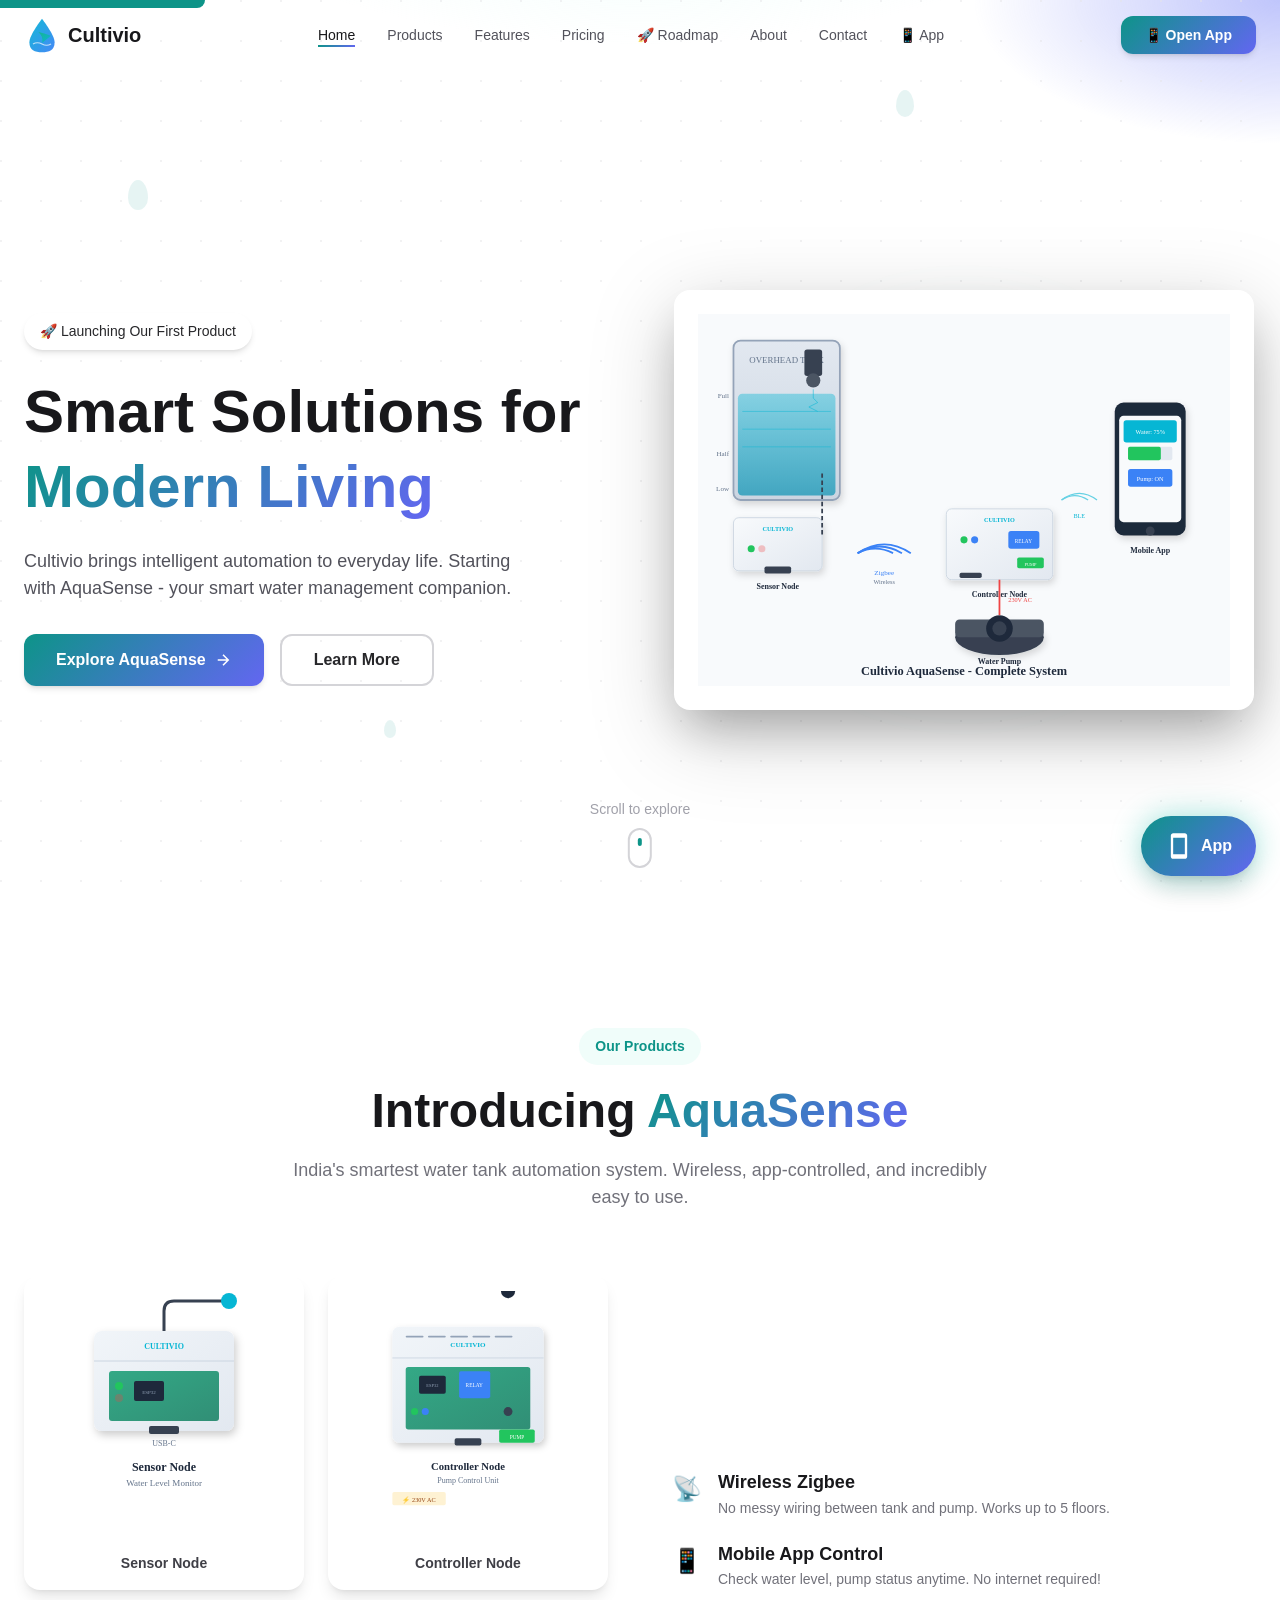
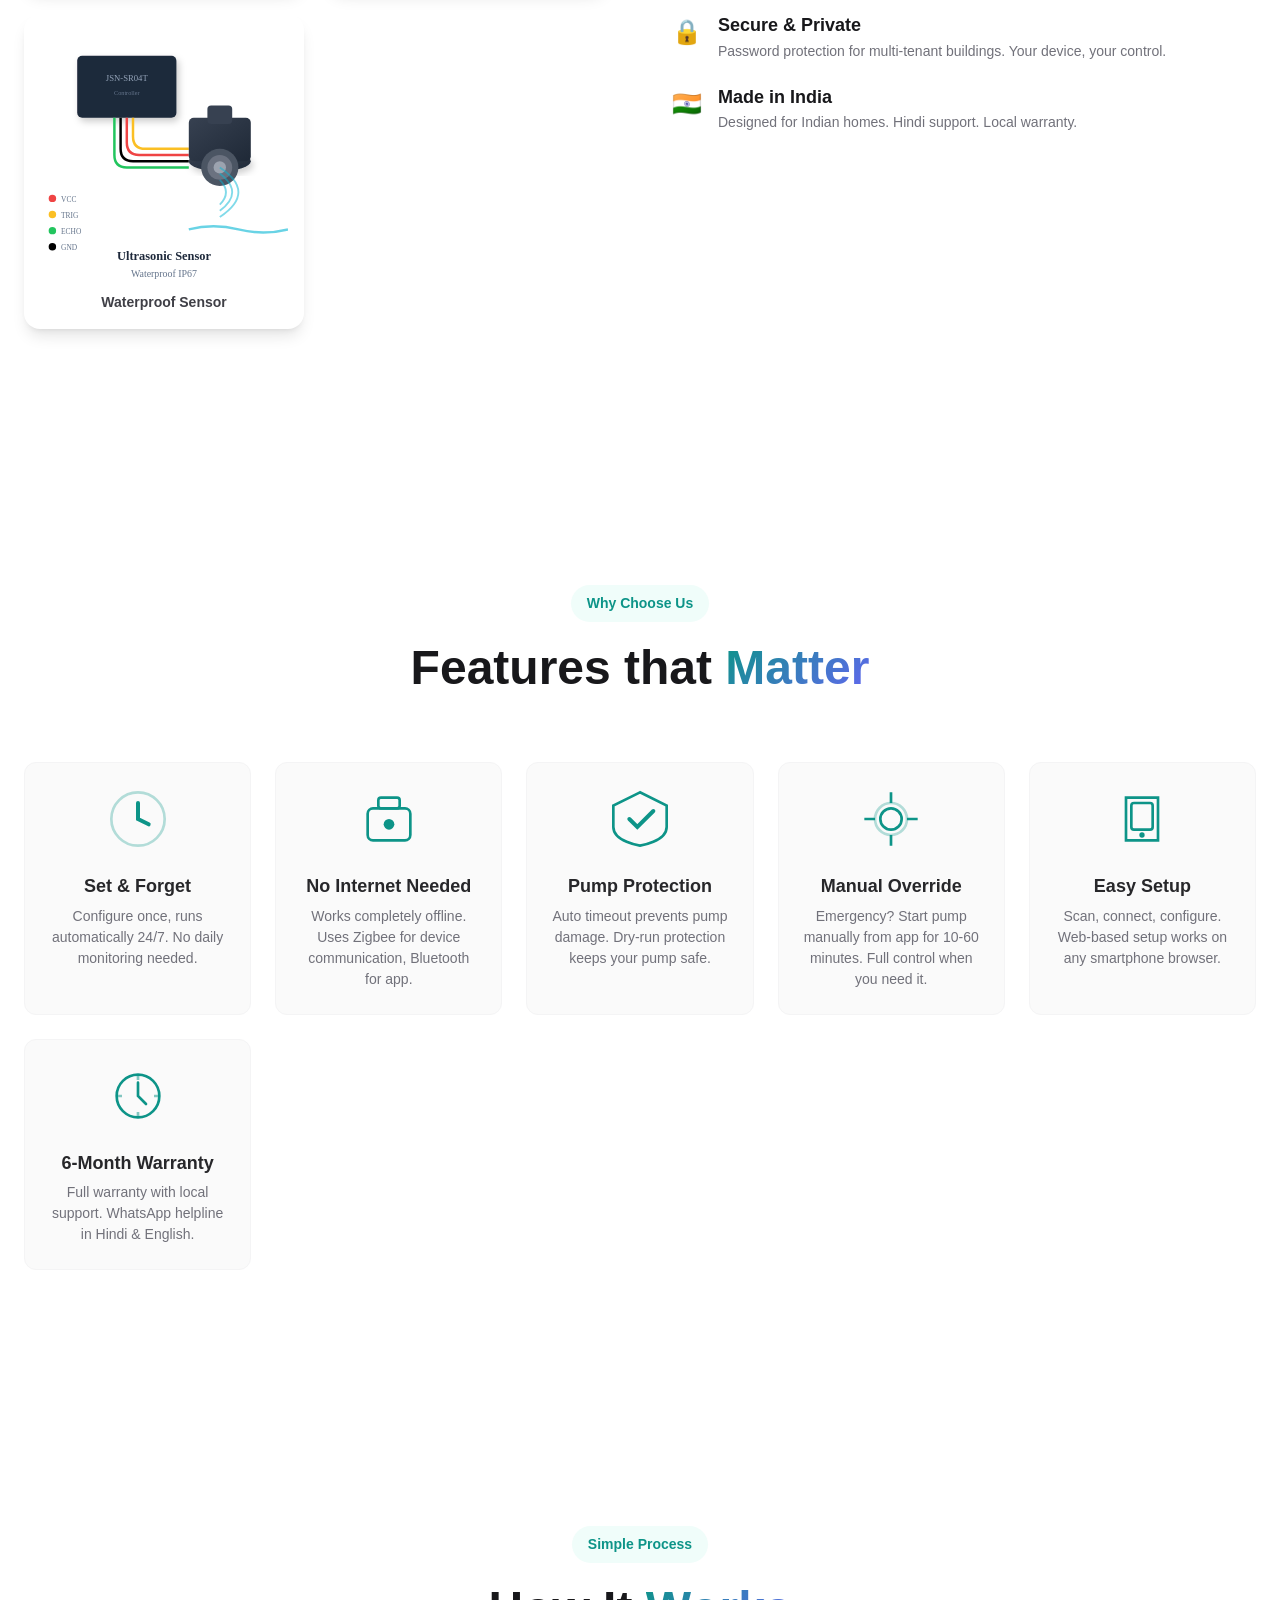
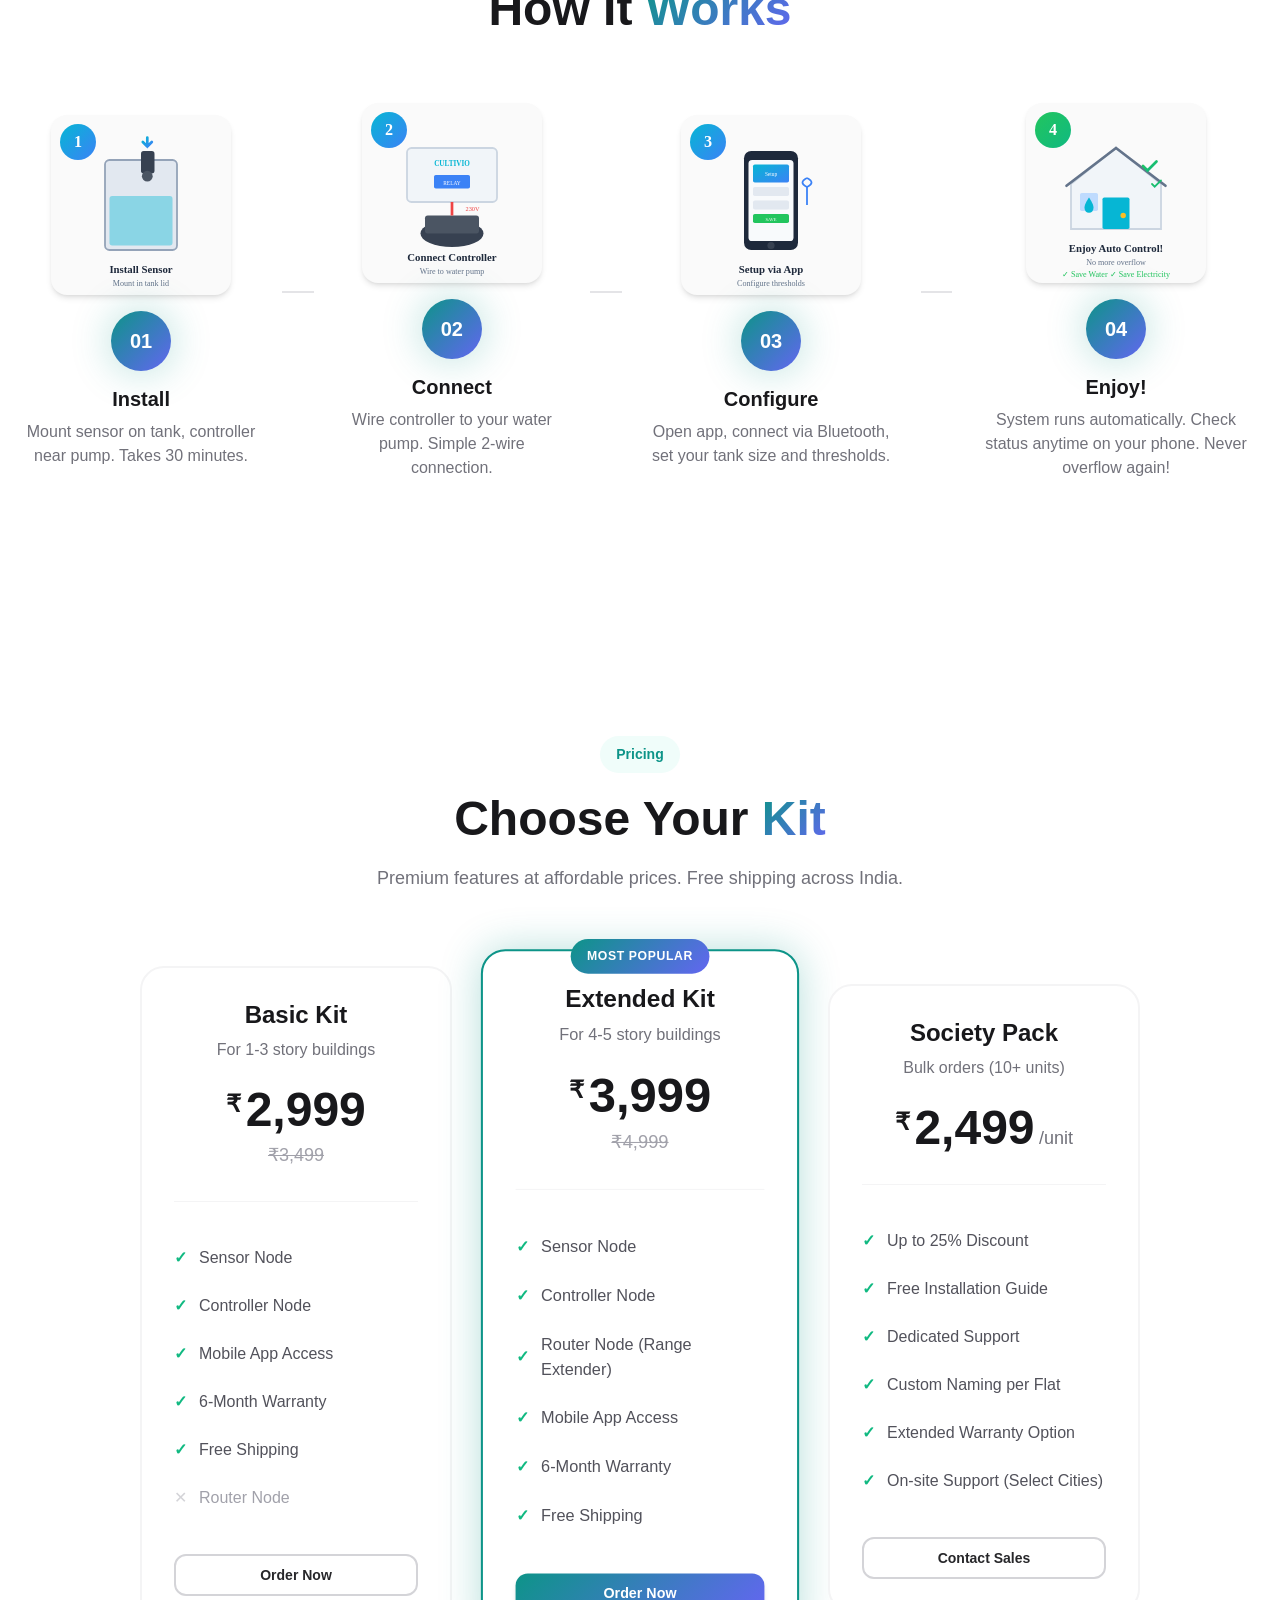
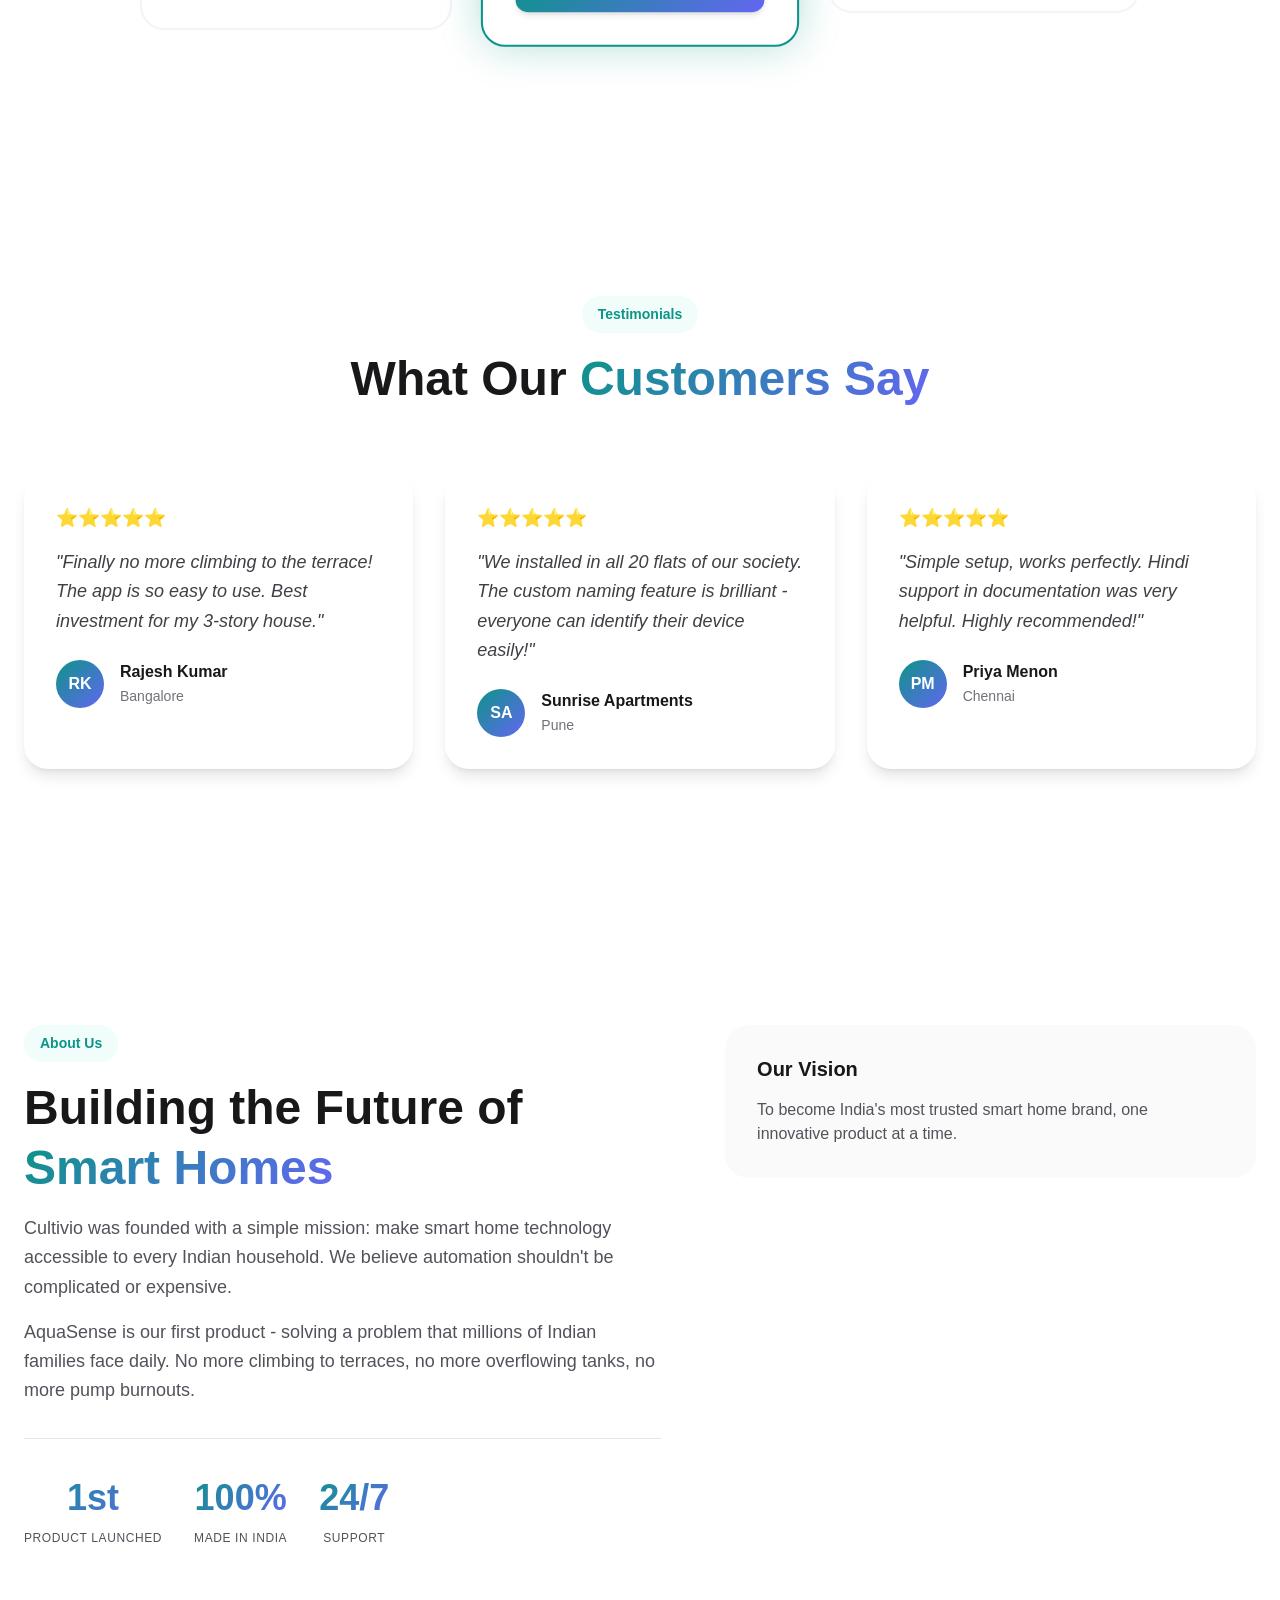
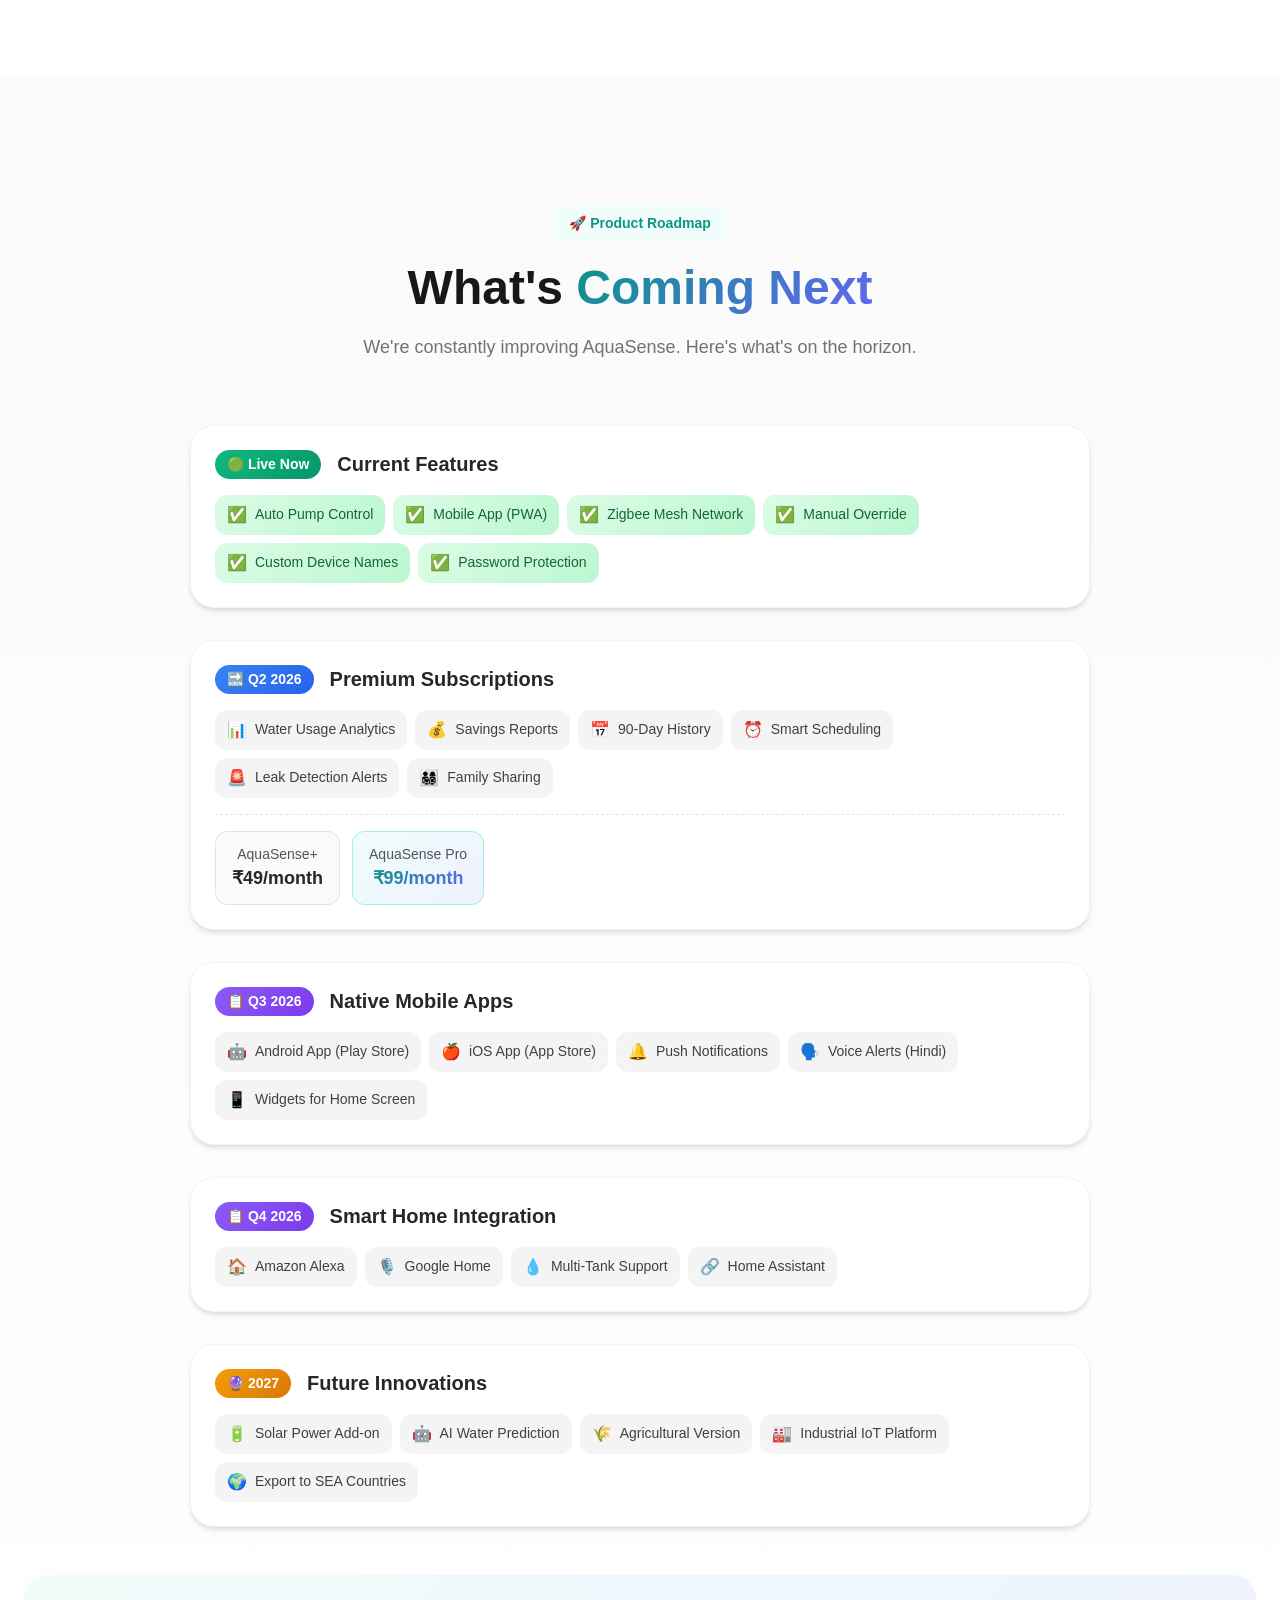
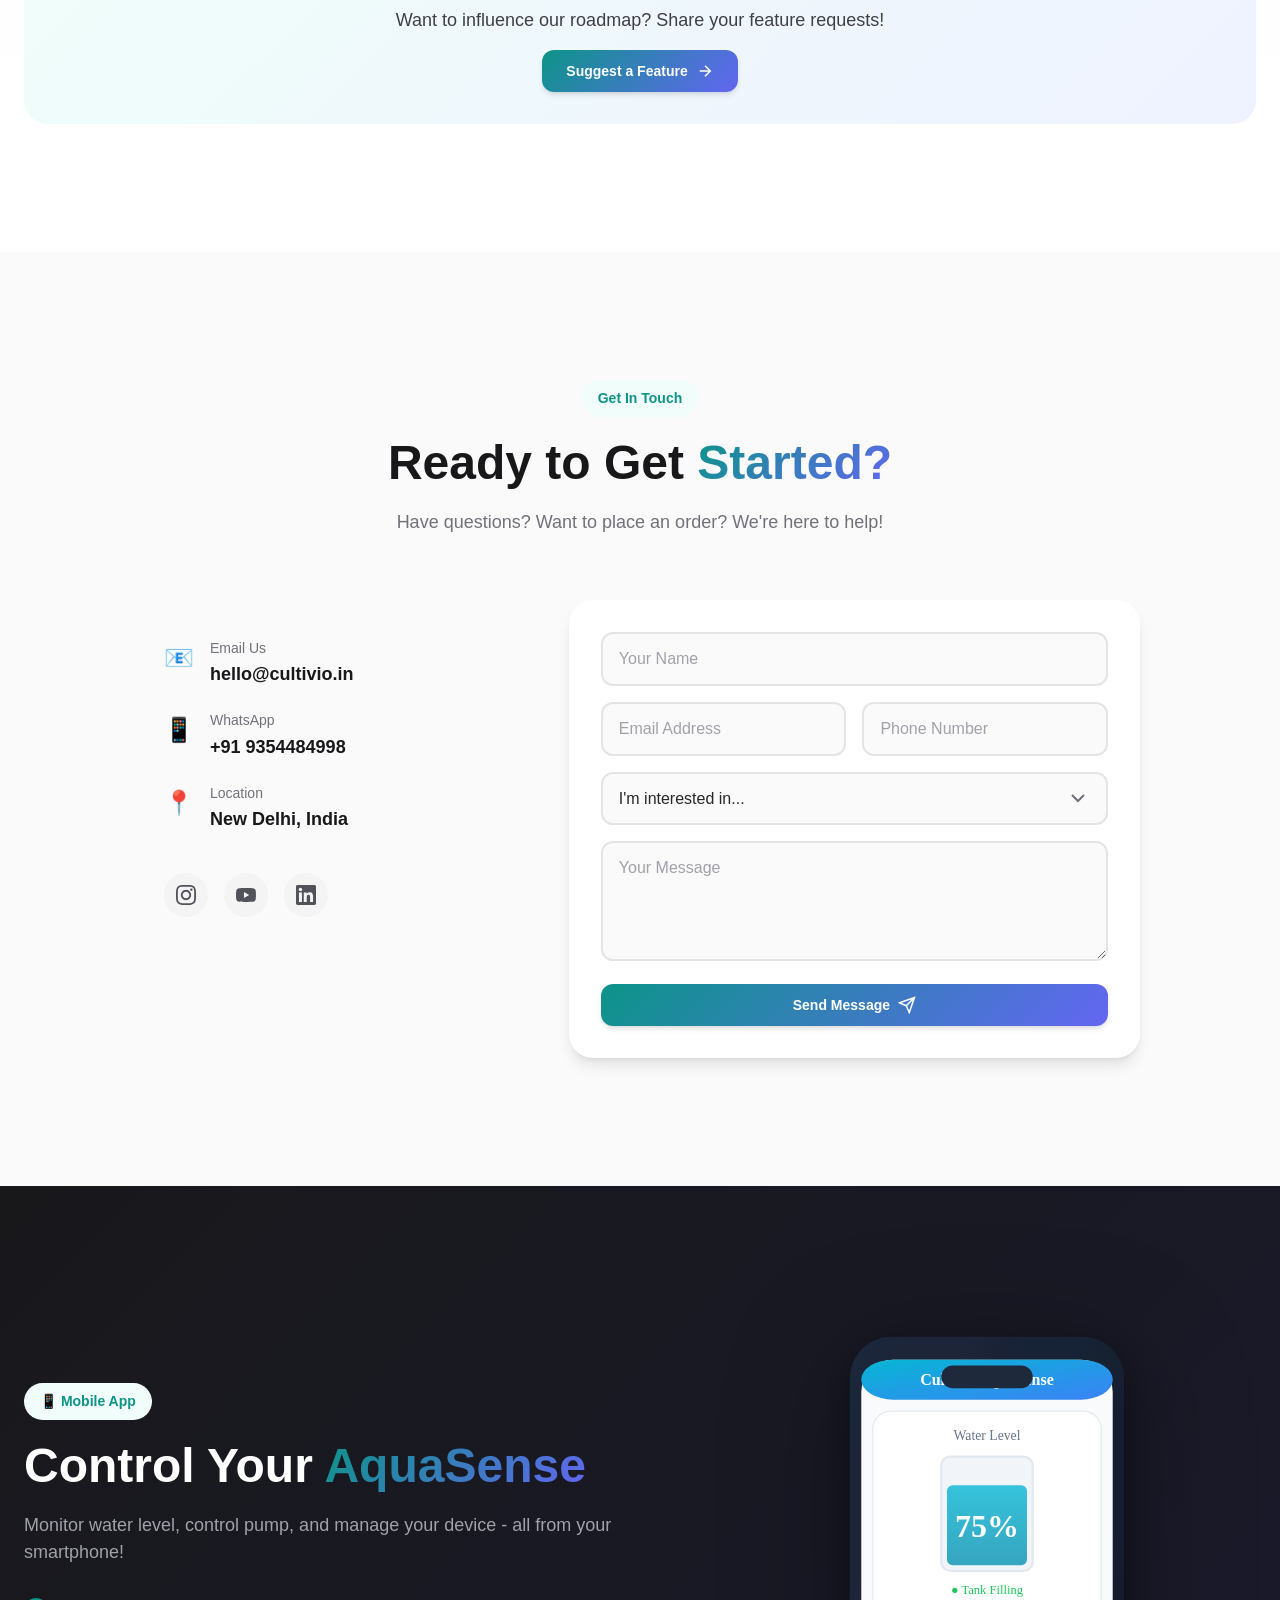
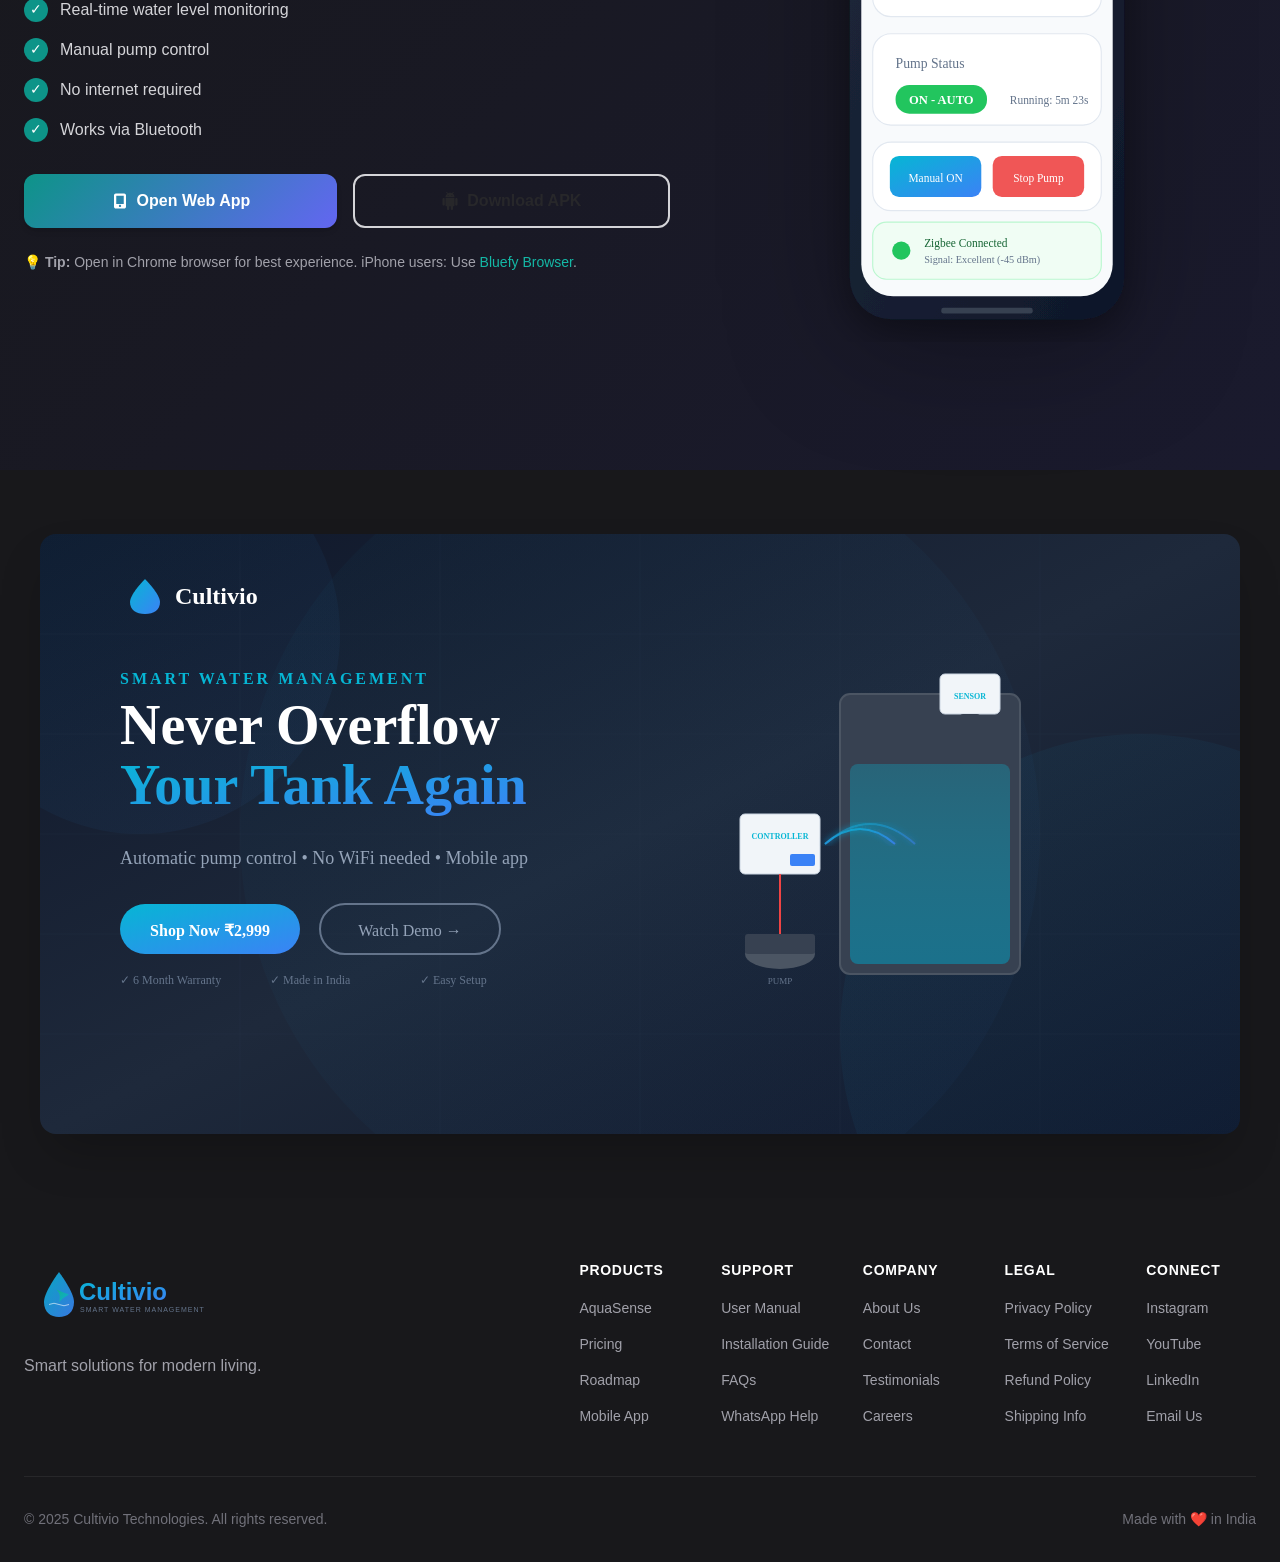
<file: apps/website/index.html>
<!DOCTYPE html>
<html lang="en">
<head>
    <meta charset="UTF-8">
    <meta name="viewport" content="width=device-width, initial-scale=1.0">
    <meta http-equiv="X-UA-Compatible" content="IE=edge">
    <meta http-equiv="Content-Security-Policy" content="default-src 'self'; script-src 'self' 'unsafe-inline' https://fonts.googleapis.com; style-src 'self' 'unsafe-inline' https://fonts.googleapis.com; img-src 'self' data: https:; font-src 'self' https://fonts.gstatic.com; connect-src 'self'; frame-ancestors 'none'; base-uri 'self'; form-action 'self';">
    <meta http-equiv="X-Content-Type-Options" content="nosniff">
    <meta http-equiv="X-Frame-Options" content="DENY">
    <meta name="referrer" content="strict-origin-when-cross-origin">
    <meta name="description" content="Cultivio - Smart IoT solutions for modern living. AquaSense - Automatic water tank management system.">
    <meta name="keywords" content="smart water controller, IoT, water tank automation, Cultivio, AquaSense">
    
    <!-- Open Graph / Facebook -->
    <meta property="og:type" content="website">
    <meta property="og:url" content="https://cultivio.in/">
    <meta property="og:title" content="Cultivio AquaSense - Smart Water Tank Automation">
    <meta property="og:description" content="India's smartest water tank automation system. Wireless, app-controlled, and incredibly easy to use. Never overflow your tank again!">
    <meta property="og:image" content="https://cultivio.in/images/hero-banner.svg">
    <meta property="og:image:width" content="1200">
    <meta property="og:image:height" content="630">
    <meta property="og:locale" content="en_IN">
    <meta property="og:site_name" content="Cultivio">
    
    <!-- Twitter Card -->
    <meta name="twitter:card" content="summary_large_image">
    <meta name="twitter:url" content="https://cultivio.in/">
    <meta name="twitter:title" content="Cultivio AquaSense - Smart Water Tank Automation">
    <meta name="twitter:description" content="India's smartest water tank automation system. Wireless, app-controlled, incredibly easy to use. Starting at ₹2,999.">
    <meta name="twitter:image" content="https://cultivio.in/images/hero-banner.svg">
    
    <!-- Additional SEO -->
    <meta name="author" content="Cultivio Technologies">
    <meta name="robots" content="index, follow">
    <meta name="language" content="English">
    <meta name="geo.region" content="IN">
    <meta name="geo.placename" content="India">
    <link rel="canonical" href="https://cultivio.in/">
    
    <title>Cultivio - Smart Solutions for Modern Living</title>
    
    <!-- Fonts -->
    <link rel="preconnect" href="https://fonts.googleapis.com">
    <link rel="preconnect" href="https://fonts.gstatic.com" crossorigin>
    <link href="https://fonts.googleapis.com/css2?family=Outfit:wght@300;400;500;600;700;800&family=Playfair+Display:wght@600;700&display=swap" rel="stylesheet">
    
    <!-- Stylesheets -->
    <link rel="stylesheet" href="css/variables.css">
    <link rel="stylesheet" href="css/base.css">
    <link rel="stylesheet" href="css/components.css">
    <link rel="stylesheet" href="css/layout.css">
    <link rel="stylesheet" href="css/animations.css">
    
    <!-- Favicon -->
    <link rel="icon" type="image/svg+xml" href="images/favicon.svg">
</head>
<body>
    <!-- Skip Navigation Link for Accessibility -->
    <a href="#main" class="skip-nav">Skip to main content</a>
    
    <!-- Navigation -->
    <nav class="navbar" id="navbar">
        <div class="nav-container">
            <a href="/" class="nav-logo">
                <img src="images/cultivio-logo-icon.svg" alt="Cultivio" class="logo-icon" width="40" height="40" loading="eager">
                <span>Cultivio</span>
            </a>
            
            <ul class="nav-menu" id="navMenu">
                <li><a href="#home" class="nav-link active">Home</a></li>
                <li><a href="#products" class="nav-link">Products</a></li>
                <li><a href="#features" class="nav-link">Features</a></li>
                <li><a href="#pricing" class="nav-link">Pricing</a></li>
                <li><a href="#roadmap" class="nav-link">🚀 Roadmap</a></li>
                <li><a href="#about" class="nav-link">About</a></li>
                <li><a href="#contact" class="nav-link">Contact</a></li>
                <li><a href="#app" class="nav-link">📱 App</a></li>
            </ul>
            
            <div class="nav-actions">
                <a href="/app/index.html" class="btn btn-primary" aria-label="Open mobile app">📱 Open App</a>
                <button class="nav-toggle" id="navToggle" aria-label="Toggle navigation menu" aria-expanded="false" aria-controls="navMenu">
                    <span></span>
                    <span></span>
                    <span></span>
                </button>
            </div>
        </div>
    </nav>

    <!-- Hero Section -->
    <main id="main">
    <section class="hero" id="home">
        <div class="hero-bg">
            <div class="hero-gradient"></div>
            <div class="hero-pattern"></div>
            <div class="floating-drops">
                <div class="drop drop-1"></div>
                <div class="drop drop-2"></div>
                <div class="drop drop-3"></div>
                <div class="drop drop-4"></div>
                <div class="drop drop-5"></div>
            </div>
        </div>
        
        <div class="container hero-content">
            <div class="hero-text">
                <span class="hero-badge animate-fade-in">🚀 Launching Our First Product</span>
                <h1 class="hero-title animate-slide-up">
                    Smart Solutions for<br>
                    <span class="text-gradient">Modern Living</span>
                </h1>
                <p class="hero-subtitle animate-slide-up delay-1">
                    Cultivio brings intelligent automation to everyday life. 
                    Starting with AquaSense - your smart water management companion.
                </p>
                <div class="hero-cta animate-slide-up delay-2">
                    <a href="#products" class="btn btn-primary btn-lg">
                        <span>Explore AquaSense</span>
                        <svg viewBox="0 0 24 24" fill="none" stroke="currentColor" stroke-width="2">
                            <path d="M5 12h14M12 5l7 7-7 7"/>
                        </svg>
                    </a>
                    <a href="#features" class="btn btn-outline btn-lg">Learn More</a>
                </div>
            </div>
            
            <div class="hero-visual animate-float">
                <div class="product-showcase">
                    <div class="product-glow"></div>
                    <!-- Complete System Illustration -->
                    <img src="images/products/complete-system.svg" 
                         alt="Cultivio AquaSense Complete System - Sensor, Controller, and Mobile App" 
                         class="hero-product-image"
                         width="580" height="580"
                         loading="eager">
                </div>
            </div>
        </div>
        
        <div class="scroll-indicator">
            <span>Scroll to explore</span>
            <div class="scroll-arrow"></div>
        </div>
    </section>

    <!-- Products Section -->
    <section class="section products" id="products">
        <div class="container">
            <div class="section-header">
                <span class="section-badge">Our Products</span>
                <h2 class="section-title">Introducing <span class="text-gradient">AquaSense</span></h2>
                <p class="section-subtitle">
                    India's smartest water tank automation system. 
                    Wireless, app-controlled, and incredibly easy to use.
                </p>
            </div>
            
            <div class="product-showcase-large">
                <div class="product-image">
                    <!-- Product Images Grid -->
                    <div class="product-images-grid">
                        <div class="product-img-card">
                            <img src="images/products/sensor-node.svg" alt="Cultivio Sensor Node" width="200" height="250" loading="lazy">
                            <span class="product-img-label">Sensor Node</span>
                        </div>
                        <div class="product-img-card">
                            <img src="images/products/controller-node.svg" alt="Cultivio Controller Node" width="200" height="250" loading="lazy">
                            <span class="product-img-label">Controller Node</span>
                        </div>
                        <div class="product-img-card">
                            <img src="images/products/ultrasonic-sensor.svg" alt="Waterproof Ultrasonic Sensor" width="200" height="250" loading="lazy">
                            <span class="product-img-label">Waterproof Sensor</span>
                        </div>
                    </div>
                </div>
                
                <div class="product-details">
                    <div class="feature-list">
                        <div class="feature-item">
                            <div class="feature-icon">📡</div>
                            <div class="feature-content">
                                <h4>Wireless Zigbee</h4>
                                <p>No messy wiring between tank and pump. Works up to 5 floors.</p>
                            </div>
                        </div>
                        <div class="feature-item">
                            <div class="feature-icon">📱</div>
                            <div class="feature-content">
                                <h4>Mobile App Control</h4>
                                <p>Check water level, pump status anytime. No internet required!</p>
                            </div>
                        </div>
                        <div class="feature-item">
                            <div class="feature-icon">🔒</div>
                            <div class="feature-content">
                                <h4>Secure & Private</h4>
                                <p>Password protection for multi-tenant buildings. Your device, your control.</p>
                            </div>
                        </div>
                        <div class="feature-item">
                            <div class="feature-icon">🇮🇳</div>
                            <div class="feature-content">
                                <h4>Made in India</h4>
                                <p>Designed for Indian homes. Hindi support. Local warranty.</p>
                            </div>
                        </div>
                    </div>
                </div>
            </div>
        </div>
    </section>

    <!-- Features Section -->
    <section class="section features-section" id="features">
        <div class="container">
            <div class="section-header">
                <span class="section-badge">Why Choose Us</span>
                <h2 class="section-title">Features that <span class="text-gradient">Matter</span></h2>
            </div>
            
            <div class="features-grid">
                <div class="feature-card">
                    <div class="feature-card-icon">
                        <svg viewBox="0 0 48 48" fill="none">
                            <circle cx="24" cy="24" r="20" stroke="currentColor" stroke-width="2" opacity="0.3"/>
                            <path d="M24 12v12l8 4" stroke="currentColor" stroke-width="3" stroke-linecap="round"/>
                        </svg>
                    </div>
                    <h3>Set & Forget</h3>
                    <p>Configure once, runs automatically 24/7. No daily monitoring needed.</p>
                </div>
                
                <div class="feature-card">
                    <div class="feature-card-icon">
                        <svg viewBox="0 0 48 48" fill="none">
                            <rect x="8" y="16" width="32" height="24" rx="4" stroke="currentColor" stroke-width="2"/>
                            <rect x="16" y="8" width="16" height="8" rx="2" stroke="currentColor" stroke-width="2"/>
                            <circle cx="24" cy="28" r="4" fill="currentColor"/>
                        </svg>
                    </div>
                    <h3>No Internet Needed</h3>
                    <p>Works completely offline. Uses Zigbee for device communication, Bluetooth for app.</p>
                </div>
                
                <div class="feature-card">
                    <div class="feature-card-icon">
                        <svg viewBox="0 0 48 48" fill="none">
                            <path d="M24 4L4 14v16c0 11 20 14 20 14s20-3 20-14V14L24 4z" stroke="currentColor" stroke-width="2"/>
                            <path d="M16 24l6 6 12-12" stroke="currentColor" stroke-width="3" stroke-linecap="round"/>
                        </svg>
                    </div>
                    <h3>Pump Protection</h3>
                    <p>Auto timeout prevents pump damage. Dry-run protection keeps your pump safe.</p>
                </div>
                
                <div class="feature-card">
                    <div class="feature-card-icon">
                        <svg viewBox="0 0 48 48" fill="none">
                            <path d="M24 4v8M24 36v8M4 24h8M36 24h8" stroke="currentColor" stroke-width="2"/>
                            <circle cx="24" cy="24" r="8" stroke="currentColor" stroke-width="2"/>
                            <circle cx="24" cy="24" r="12" stroke="currentColor" stroke-width="2" opacity="0.3"/>
                        </svg>
                    </div>
                    <h3>Manual Override</h3>
                    <p>Emergency? Start pump manually from app for 10-60 minutes. Full control when you need it.</p>
                </div>
                
                <div class="feature-card">
                    <div class="feature-card-icon">
                        <svg viewBox="0 0 48 48" fill="none">
                            <path d="M12 8h24v32H12z" stroke="currentColor" stroke-width="2" rx="4"/>
                            <rect x="16" y="12" width="16" height="20" rx="2" stroke="currentColor" stroke-width="2"/>
                            <circle cx="24" cy="36" r="2" fill="currentColor"/>
                        </svg>
                    </div>
                    <h3>Easy Setup</h3>
                    <p>Scan, connect, configure. Web-based setup works on any smartphone browser.</p>
                </div>
                
                <div class="feature-card">
                    <div class="feature-card-icon">
                        <svg viewBox="0 0 48 48" fill="none">
                            <circle cx="24" cy="24" r="16" stroke="currentColor" stroke-width="2"/>
                            <path d="M24 14v10l6 6" stroke="currentColor" stroke-width="2" stroke-linecap="round"/>
                            <path d="M8 24h4M36 24h4M24 8v4M24 36v4" stroke="currentColor" stroke-width="2" opacity="0.5"/>
                        </svg>
                    </div>
                    <h3>6-Month Warranty</h3>
                    <p>Full warranty with local support. WhatsApp helpline in Hindi & English.</p>
                </div>
            </div>
        </div>
    </section>

    <!-- How It Works Section -->
    <section class="section how-it-works">
        <div class="container">
            <div class="section-header">
                <span class="section-badge">Simple Process</span>
                <h2 class="section-title">How It <span class="text-gradient">Works</span></h2>
            </div>
            
            <div class="steps-container">
                <div class="step">
                    <div class="step-image">
                        <img src="images/how-it-works/step1-install.svg" alt="Step 1: Install Sensor" width="180" height="180" loading="lazy">
                    </div>
                    <div class="step-number">01</div>
                    <div class="step-content">
                        <h3>Install</h3>
                        <p>Mount sensor on tank, controller near pump. Takes 30 minutes.</p>
                    </div>
                </div>
                <div class="step-connector"></div>
                <div class="step">
                    <div class="step-image">
                        <img src="images/how-it-works/step2-connect.svg" alt="Step 2: Connect Controller" width="180" height="180" loading="lazy">
                    </div>
                    <div class="step-number">02</div>
                    <div class="step-content">
                        <h3>Connect</h3>
                        <p>Wire controller to your water pump. Simple 2-wire connection.</p>
                    </div>
                </div>
                <div class="step-connector"></div>
                <div class="step">
                    <div class="step-image">
                        <img src="images/how-it-works/step3-setup.svg" alt="Step 3: Setup via App" width="180" height="180" loading="lazy">
                    </div>
                    <div class="step-number">03</div>
                    <div class="step-content">
                        <h3>Configure</h3>
                        <p>Open app, connect via Bluetooth, set your tank size and thresholds.</p>
                    </div>
                </div>
                <div class="step-connector"></div>
                <div class="step">
                    <div class="step-image">
                        <img src="images/how-it-works/step4-enjoy.svg" alt="Step 4: Enjoy Automation" width="180" height="180" loading="lazy">
                    </div>
                    <div class="step-number">04</div>
                    <div class="step-content">
                        <h3>Enjoy!</h3>
                        <p>System runs automatically. Check status anytime on your phone. Never overflow again!</p>
                    </div>
                </div>
            </div>
        </div>
    </section>

    <!-- Pricing Section -->
    <section class="section pricing" id="pricing">
        <div class="container">
            <div class="section-header">
                <span class="section-badge">Pricing</span>
                <h2 class="section-title">Choose Your <span class="text-gradient">Kit</span></h2>
                <p class="section-subtitle">Premium features at affordable prices. Free shipping across India.</p>
            </div>
            
            <div class="pricing-grid">
                <div class="pricing-card">
                    <div class="pricing-header">
                        <h3>Basic Kit</h3>
                        <p>For 1-3 story buildings</p>
                    </div>
                    <div class="pricing-price">
                        <span class="price-currency">₹</span>
                        <span class="price-amount">2,999</span>
                        <span class="price-original">₹3,499</span>
                    </div>
                    <ul class="pricing-features">
                        <li><span class="check">✓</span> Sensor Node</li>
                        <li><span class="check">✓</span> Controller Node</li>
                        <li><span class="check">✓</span> Mobile App Access</li>
                        <li><span class="check">✓</span> 6-Month Warranty</li>
                        <li><span class="check">✓</span> Free Shipping</li>
                        <li class="disabled"><span class="cross">✕</span> Router Node</li>
                    </ul>
                    <a href="#contact" class="btn btn-outline btn-block">Order Now</a>
                </div>
                
                <div class="pricing-card featured">
                    <div class="pricing-badge">Most Popular</div>
                    <div class="pricing-header">
                        <h3>Extended Kit</h3>
                        <p>For 4-5 story buildings</p>
                    </div>
                    <div class="pricing-price">
                        <span class="price-currency">₹</span>
                        <span class="price-amount">3,999</span>
                        <span class="price-original">₹4,999</span>
                    </div>
                    <ul class="pricing-features">
                        <li><span class="check">✓</span> Sensor Node</li>
                        <li><span class="check">✓</span> Controller Node</li>
                        <li><span class="check">✓</span> Router Node (Range Extender)</li>
                        <li><span class="check">✓</span> Mobile App Access</li>
                        <li><span class="check">✓</span> 6-Month Warranty</li>
                        <li><span class="check">✓</span> Free Shipping</li>
                    </ul>
                    <a href="#contact" class="btn btn-primary btn-block">Order Now</a>
                </div>
                
                <div class="pricing-card">
                    <div class="pricing-header">
                        <h3>Society Pack</h3>
                        <p>Bulk orders (10+ units)</p>
                    </div>
                    <div class="pricing-price">
                        <span class="price-currency">₹</span>
                        <span class="price-amount">2,499</span>
                        <span class="price-per">/unit</span>
                    </div>
                    <ul class="pricing-features">
                        <li><span class="check">✓</span> Up to 25% Discount</li>
                        <li><span class="check">✓</span> Free Installation Guide</li>
                        <li><span class="check">✓</span> Dedicated Support</li>
                        <li><span class="check">✓</span> Custom Naming per Flat</li>
                        <li><span class="check">✓</span> Extended Warranty Option</li>
                        <li><span class="check">✓</span> On-site Support (Select Cities)</li>
                    </ul>
                    <a href="#contact" class="btn btn-outline btn-block">Contact Sales</a>
                </div>
            </div>
        </div>
    </section>

    <!-- Testimonials Section -->
    <section class="section testimonials">
        <div class="container">
            <div class="section-header">
                <span class="section-badge">Testimonials</span>
                <h2 class="section-title">What Our <span class="text-gradient">Customers Say</span></h2>
            </div>
            
            <div class="testimonials-grid">
                <div class="testimonial-card">
                    <div class="testimonial-rating">⭐⭐⭐⭐⭐</div>
                    <p class="testimonial-text">"Finally no more climbing to the terrace! The app is so easy to use. Best investment for my 3-story house."</p>
                    <div class="testimonial-author">
                        <div class="author-avatar">RK</div>
                        <div class="author-info">
                            <strong>Rajesh Kumar</strong>
                            <span>Bangalore</span>
                        </div>
                    </div>
                </div>
                
                <div class="testimonial-card">
                    <div class="testimonial-rating">⭐⭐⭐⭐⭐</div>
                    <p class="testimonial-text">"We installed in all 20 flats of our society. The custom naming feature is brilliant - everyone can identify their device easily!"</p>
                    <div class="testimonial-author">
                        <div class="author-avatar">SA</div>
                        <div class="author-info">
                            <strong>Sunrise Apartments</strong>
                            <span>Pune</span>
                        </div>
                    </div>
                </div>
                
                <div class="testimonial-card">
                    <div class="testimonial-rating">⭐⭐⭐⭐⭐</div>
                    <p class="testimonial-text">"Simple setup, works perfectly. Hindi support in documentation was very helpful. Highly recommended!"</p>
                    <div class="testimonial-author">
                        <div class="author-avatar">PM</div>
                        <div class="author-info">
                            <strong>Priya Menon</strong>
                            <span>Chennai</span>
                        </div>
                    </div>
                </div>
            </div>
        </div>
    </section>

    <!-- About Section -->
    <section class="section about" id="about">
        <div class="container">
            <div class="about-content">
                <div class="about-text">
                    <span class="section-badge">About Us</span>
                    <h2 class="section-title">Building the Future of <span class="text-gradient">Smart Homes</span></h2>
                    <p>
                        Cultivio was founded with a simple mission: make smart home technology 
                        accessible to every Indian household. We believe automation shouldn't be 
                        complicated or expensive.
                    </p>
                    <p>
                        AquaSense is our first product - solving a problem that millions of 
                        Indian families face daily. No more climbing to terraces, no more 
                        overflowing tanks, no more pump burnouts.
                    </p>
                    <div class="about-stats">
                        <div class="stat-item">
                            <span class="stat-number">1st</span>
                            <span class="stat-label">Product Launched</span>
                        </div>
                        <div class="stat-item">
                            <span class="stat-number">100%</span>
                            <span class="stat-label">Made in India</span>
                        </div>
                        <div class="stat-item">
                            <span class="stat-number">24/7</span>
                            <span class="stat-label">Support</span>
                        </div>
                    </div>
                </div>
                <div class="about-vision">
                    <div class="vision-card">
                        <h3>Our Vision</h3>
                        <p>To become India's most trusted smart home brand, one innovative product at a time.</p>
                    </div>
                </div>
            </div>
        </div>
    </section>

    <!-- Roadmap Section -->
    <section class="section roadmap" id="roadmap">
        <div class="container">
            <div class="section-header">
                <span class="section-badge">🚀 Product Roadmap</span>
                <h2 class="section-title">What's <span class="text-gradient">Coming Next</span></h2>
                <p class="section-subtitle">We're constantly improving AquaSense. Here's what's on the horizon.</p>
            </div>
            
            <div class="roadmap-timeline">
                <!-- Q1 2026 -->
                <div class="roadmap-phase">
                    <div class="phase-header">
                        <span class="phase-badge live">🟢 Live Now</span>
                        <h3>Current Features</h3>
                    </div>
                    <div class="phase-features">
                        <div class="feature-chip done">
                            <span class="chip-icon">✅</span>
                            <span>Auto Pump Control</span>
                        </div>
                        <div class="feature-chip done">
                            <span class="chip-icon">✅</span>
                            <span>Mobile App (PWA)</span>
                        </div>
                        <div class="feature-chip done">
                            <span class="chip-icon">✅</span>
                            <span>Zigbee Mesh Network</span>
                        </div>
                        <div class="feature-chip done">
                            <span class="chip-icon">✅</span>
                            <span>Manual Override</span>
                        </div>
                        <div class="feature-chip done">
                            <span class="chip-icon">✅</span>
                            <span>Custom Device Names</span>
                        </div>
                        <div class="feature-chip done">
                            <span class="chip-icon">✅</span>
                            <span>Password Protection</span>
                        </div>
                    </div>
                </div>

                <!-- Q2 2026 -->
                <div class="roadmap-phase">
                    <div class="phase-header">
                        <span class="phase-badge upcoming">🔜 Q2 2026</span>
                        <h3>Premium Subscriptions</h3>
                    </div>
                    <div class="phase-features">
                        <div class="feature-chip">
                            <span class="chip-icon">📊</span>
                            <span>Water Usage Analytics</span>
                        </div>
                        <div class="feature-chip">
                            <span class="chip-icon">💰</span>
                            <span>Savings Reports</span>
                        </div>
                        <div class="feature-chip">
                            <span class="chip-icon">📅</span>
                            <span>90-Day History</span>
                        </div>
                        <div class="feature-chip">
                            <span class="chip-icon">⏰</span>
                            <span>Smart Scheduling</span>
                        </div>
                        <div class="feature-chip">
                            <span class="chip-icon">🚨</span>
                            <span>Leak Detection Alerts</span>
                        </div>
                        <div class="feature-chip">
                            <span class="chip-icon">👨‍👩‍👧‍👦</span>
                            <span>Family Sharing</span>
                        </div>
                    </div>
                    <div class="phase-pricing">
                        <div class="mini-price-card">
                            <span class="plan-name">AquaSense+</span>
                            <span class="plan-price">₹49/month</span>
                        </div>
                        <div class="mini-price-card featured">
                            <span class="plan-name">AquaSense Pro</span>
                            <span class="plan-price">₹99/month</span>
                        </div>
                    </div>
                </div>

                <!-- Q3 2026 -->
                <div class="roadmap-phase">
                    <div class="phase-header">
                        <span class="phase-badge planned">📋 Q3 2026</span>
                        <h3>Native Mobile Apps</h3>
                    </div>
                    <div class="phase-features">
                        <div class="feature-chip">
                            <span class="chip-icon">🤖</span>
                            <span>Android App (Play Store)</span>
                        </div>
                        <div class="feature-chip">
                            <span class="chip-icon">🍎</span>
                            <span>iOS App (App Store)</span>
                        </div>
                        <div class="feature-chip">
                            <span class="chip-icon">🔔</span>
                            <span>Push Notifications</span>
                        </div>
                        <div class="feature-chip">
                            <span class="chip-icon">🗣️</span>
                            <span>Voice Alerts (Hindi)</span>
                        </div>
                        <div class="feature-chip">
                            <span class="chip-icon">📱</span>
                            <span>Widgets for Home Screen</span>
                        </div>
                    </div>
                </div>

                <!-- Q4 2026 -->
                <div class="roadmap-phase">
                    <div class="phase-header">
                        <span class="phase-badge planned">📋 Q4 2026</span>
                        <h3>Smart Home Integration</h3>
                    </div>
                    <div class="phase-features">
                        <div class="feature-chip">
                            <span class="chip-icon">🏠</span>
                            <span>Amazon Alexa</span>
                        </div>
                        <div class="feature-chip">
                            <span class="chip-icon">🎙️</span>
                            <span>Google Home</span>
                        </div>
                        <div class="feature-chip">
                            <span class="chip-icon">💧</span>
                            <span>Multi-Tank Support</span>
                        </div>
                        <div class="feature-chip">
                            <span class="chip-icon">🔗</span>
                            <span>Home Assistant</span>
                        </div>
                    </div>
                </div>

                <!-- 2027 -->
                <div class="roadmap-phase">
                    <div class="phase-header">
                        <span class="phase-badge future">🔮 2027</span>
                        <h3>Future Innovations</h3>
                    </div>
                    <div class="phase-features">
                        <div class="feature-chip">
                            <span class="chip-icon">🔋</span>
                            <span>Solar Power Add-on</span>
                        </div>
                        <div class="feature-chip">
                            <span class="chip-icon">🤖</span>
                            <span>AI Water Prediction</span>
                        </div>
                        <div class="feature-chip">
                            <span class="chip-icon">🌾</span>
                            <span>Agricultural Version</span>
                        </div>
                        <div class="feature-chip">
                            <span class="chip-icon">🏭</span>
                            <span>Industrial IoT Platform</span>
                        </div>
                        <div class="feature-chip">
                            <span class="chip-icon">🌍</span>
                            <span>Export to SEA Countries</span>
                        </div>
                    </div>
                </div>
            </div>

            <div class="roadmap-cta">
                <p>Want to influence our roadmap? Share your feature requests!</p>
                <a href="#contact" class="btn btn-primary">
                    <span>Suggest a Feature</span>
                    <svg viewBox="0 0 24 24" fill="none" stroke="currentColor" stroke-width="2">
                        <path d="M5 12h14M12 5l7 7-7 7"/>
                    </svg>
                </a>
            </div>
        </div>
    </section>

    <!-- Contact Section -->
    <section class="section contact" id="contact">
        <div class="container">
            <div class="section-header">
                <span class="section-badge">Get In Touch</span>
                <h2 class="section-title">Ready to Get <span class="text-gradient">Started?</span></h2>
                <p class="section-subtitle">Have questions? Want to place an order? We're here to help!</p>
            </div>
            
            <div class="contact-grid">
                <div class="contact-info">
                    <div class="contact-item">
                        <div class="contact-icon">📧</div>
                        <div class="contact-details">
                            <h4>Email Us</h4>
                            <a href="mailto:hello@cultivio.in">hello@cultivio.in</a>
                        </div>
                    </div>
                    <div class="contact-item">
                        <div class="contact-icon">📱</div>
                        <div class="contact-details">
                            <h4>WhatsApp</h4>
                            <a href="https://wa.me/919354484998" target="_blank" rel="noopener noreferrer">+91 9354484998</a>
                        </div>
                    </div>
                    <div class="contact-item">
                        <div class="contact-icon">📍</div>
                        <div class="contact-details">
                            <h4>Location</h4>
                            <p>New Delhi, India</p>
                        </div>
                    </div>
                    
                    <div class="social-links">
                        <a href="https://instagram.com/cultivio.in" class="social-link" aria-label="Instagram" target="_blank" rel="noopener noreferrer">
                            <svg viewBox="0 0 24 24" fill="currentColor"><path d="M12 2.163c3.204 0 3.584.012 4.85.07 3.252.148 4.771 1.691 4.919 4.919.058 1.265.069 1.645.069 4.849 0 3.205-.012 3.584-.069 4.849-.149 3.225-1.664 4.771-4.919 4.919-1.266.058-1.644.07-4.85.07-3.204 0-3.584-.012-4.849-.07-3.26-.149-4.771-1.699-4.919-4.92-.058-1.265-.07-1.644-.07-4.849 0-3.204.013-3.583.07-4.849.149-3.227 1.664-4.771 4.919-4.919 1.266-.057 1.645-.069 4.849-.069zm0-2.163c-3.259 0-3.667.014-4.947.072-4.358.2-6.78 2.618-6.98 6.98-.059 1.281-.073 1.689-.073 4.948 0 3.259.014 3.668.072 4.948.2 4.358 2.618 6.78 6.98 6.98 1.281.058 1.689.072 4.948.072 3.259 0 3.668-.014 4.948-.072 4.354-.2 6.782-2.618 6.979-6.98.059-1.28.073-1.689.073-4.948 0-3.259-.014-3.667-.072-4.947-.196-4.354-2.617-6.78-6.979-6.98-1.281-.059-1.69-.073-4.949-.073zm0 5.838c-3.403 0-6.162 2.759-6.162 6.162s2.759 6.163 6.162 6.163 6.162-2.759 6.162-6.163c0-3.403-2.759-6.162-6.162-6.162zm0 10.162c-2.209 0-4-1.79-4-4 0-2.209 1.791-4 4-4s4 1.791 4 4c0 2.21-1.791 4-4 4zm6.406-11.845c-.796 0-1.441.645-1.441 1.44s.645 1.44 1.441 1.44c.795 0 1.439-.645 1.439-1.44s-.644-1.44-1.439-1.44z"/></svg>
                        </a>
                        <a href="https://youtube.com/@cultivio" class="social-link" aria-label="YouTube" target="_blank" rel="noopener noreferrer">
                            <svg viewBox="0 0 24 24" fill="currentColor"><path d="M23.498 6.186a3.016 3.016 0 0 0-2.122-2.136C19.505 3.545 12 3.545 12 3.545s-7.505 0-9.377.505A3.017 3.017 0 0 0 .502 6.186C0 8.07 0 12 0 12s0 3.93.502 5.814a3.016 3.016 0 0 0 2.122 2.136c1.871.505 9.376.505 9.376.505s7.505 0 9.377-.505a3.015 3.015 0 0 0 2.122-2.136C24 15.93 24 12 24 12s0-3.93-.502-5.814zM9.545 15.568V8.432L15.818 12l-6.273 3.568z"/></svg>
                        </a>
                        <a href="https://linkedin.com/company/cultivio" class="social-link" aria-label="LinkedIn" target="_blank" rel="noopener noreferrer">
                            <svg viewBox="0 0 24 24" fill="currentColor"><path d="M20.447 20.452h-3.554v-5.569c0-1.328-.027-3.037-1.852-3.037-1.853 0-2.136 1.445-2.136 2.939v5.667H9.351V9h3.414v1.561h.046c.477-.9 1.637-1.85 3.37-1.85 3.601 0 4.267 2.37 4.267 5.455v6.286zM5.337 7.433c-1.144 0-2.063-.926-2.063-2.065 0-1.138.92-2.063 2.063-2.063 1.14 0 2.064.925 2.064 2.063 0 1.139-.925 2.065-2.064 2.065zm1.782 13.019H3.555V9h3.564v11.452zM22.225 0H1.771C.792 0 0 .774 0 1.729v20.542C0 23.227.792 24 1.771 24h20.451C23.2 24 24 23.227 24 22.271V1.729C24 .774 23.2 0 22.222 0h.003z"/></svg>
                        </a>
                    </div>
                </div>
                
                <form class="contact-form" id="contactForm">
                    <div class="form-group">
                        <input type="text" id="name" name="name" placeholder="Your Name" required>
                    </div>
                    <div class="form-row">
                        <div class="form-group">
                            <input type="email" id="email" name="email" placeholder="Email Address" required>
                        </div>
                        <div class="form-group">
                            <input type="tel" id="phone" name="phone" placeholder="Phone Number" required>
                        </div>
                    </div>
                    <div class="form-group">
                        <select id="interest" name="interest" required>
                            <option value="">I'm interested in...</option>
                            <option value="basic">Basic Kit (₹2,999)</option>
                            <option value="extended">Extended Kit (₹3,999)</option>
                            <option value="bulk">Society/Bulk Order</option>
                            <option value="dealer">Dealer Partnership</option>
                            <option value="other">Other Inquiry</option>
                        </select>
                    </div>
                    <div class="form-group">
                        <textarea id="message" name="message" rows="4" placeholder="Your Message"></textarea>
                    </div>
                    <button type="submit" class="btn btn-primary btn-block">
                        <span>Send Message</span>
                        <svg viewBox="0 0 24 24" fill="none" stroke="currentColor" stroke-width="2">
                            <path d="M22 2L11 13M22 2l-7 20-4-9-9-4 20-7z"/>
                        </svg>
                    </button>
                </form>
            </div>
        </div>
    </section>

    <!-- App Download Section -->
    <section class="section app-download" id="app">
        <div class="container">
            <div class="app-content">
                <div class="app-info">
                    <span class="section-badge">📱 Mobile App</span>
                    <h2 class="section-title">Control Your <span class="text-gradient">AquaSense</span></h2>
                    <p class="section-subtitle">
                        Monitor water level, control pump, and manage your device - all from your smartphone!
                    </p>
                    
                    <div class="app-features">
                        <div class="app-feature">
                            <span class="feature-check">✓</span>
                            <span>Real-time water level monitoring</span>
                        </div>
                        <div class="app-feature">
                            <span class="feature-check">✓</span>
                            <span>Manual pump control</span>
                        </div>
                        <div class="app-feature">
                            <span class="feature-check">✓</span>
                            <span>No internet required</span>
                        </div>
                        <div class="app-feature">
                            <span class="feature-check">✓</span>
                            <span>Works via Bluetooth</span>
                        </div>
                    </div>
                    
                    <div class="app-buttons">
                        <a href="/app/index.html" class="btn btn-primary btn-lg">
                            <svg viewBox="0 0 24 24" width="24" height="24" fill="currentColor">
                                <path d="M17.523 2H6.477C5.1 2 4 3.1 4 4.477v15.046C4 20.9 5.1 22 6.477 22h11.046C18.9 22 20 20.9 20 19.523V4.477C20 3.1 18.9 2 17.523 2zM12 20c-.828 0-1.5-.672-1.5-1.5S11.172 17 12 17s1.5.672 1.5 1.5S12.828 20 12 20zm5-4H7V5h10v11z"/>
                            </svg>
                            <span>Open Web App</span>
                        </a>
                        <a href="#" class="btn btn-outline btn-lg" onclick="alert('Android APK coming soon! Contact us for early access.')">
                            <svg viewBox="0 0 24 24" width="24" height="24" fill="currentColor">
                                <path d="M6 18c0 .55.45 1 1 1h1v3.5c0 .83.67 1.5 1.5 1.5s1.5-.67 1.5-1.5V19h2v3.5c0 .83.67 1.5 1.5 1.5s1.5-.67 1.5-1.5V19h1c.55 0 1-.45 1-1V8H6v10zM3.5 8C2.67 8 2 8.67 2 9.5v7c0 .83.67 1.5 1.5 1.5S5 17.33 5 16.5v-7C5 8.67 4.33 8 3.5 8zm17 0c-.83 0-1.5.67-1.5 1.5v7c0 .83.67 1.5 1.5 1.5s1.5-.67 1.5-1.5v-7c0-.83-.67-1.5-1.5-1.5zm-4.97-5.84l1.3-1.3c.2-.2.2-.51 0-.71-.2-.2-.51-.2-.71 0l-1.48 1.48C13.85 1.23 12.95 1 12 1c-.96 0-1.86.23-2.66.63L7.85.15c-.2-.2-.51-.2-.71 0-.2.2-.2.51 0 .71l1.31 1.31C6.97 3.26 6 5.01 6 7h12c0-1.99-.97-3.75-2.47-4.84zM10 5H9V4h1v1zm5 0h-1V4h1v1z"/>
                            </svg>
                            <span>Download APK</span>
                        </a>
                    </div>
                    
                    <p class="app-note">
                        💡 <strong>Tip:</strong> Open in Chrome browser for best experience. 
                        iPhone users: Use <a href="https://apps.apple.com/app/bluefy-web-ble-browser/id1492822055" target="_blank" rel="noopener noreferrer">Bluefy Browser</a>.
                    </p>
                </div>
                
                <div class="app-preview">
                    <img src="images/phone-mockup.svg" 
                         alt="Cultivio AquaSense Mobile App showing water level and pump status" 
                         class="phone-mockup-image"
                         width="320" height="640"
                         loading="lazy">
                </div>
            </div>
        </div>
    </section>

    </main>
    
    <!-- Promo Banner Section -->
    <section class="promo-banner-section">
        <div class="container">
            <img src="images/hero-banner.svg" alt="Cultivio AquaSense - Never Overflow Your Tank Again" class="promo-banner-image" width="1200" height="400" loading="lazy">
        </div>
    </section>

    <!-- Floating App Button -->
    <a href="/app/index.html" class="floating-app-btn" title="Open App">
        <svg viewBox="0 0 24 24" width="28" height="28" fill="currentColor">
            <path d="M17 1.01L7 1c-1.1 0-2 .9-2 2v18c0 1.1.9 2 2 2h10c1.1 0 2-.9 2-2V3c0-1.1-.9-1.99-2-1.99zM17 19H7V5h10v14z"/>
        </svg>
        <span>App</span>
    </a>

    <!-- Footer -->
    <footer class="footer">
        <div class="container">
            <div class="footer-content">
                <div class="footer-brand">
                    <a href="/" class="footer-logo">
                        <img src="images/cultivio-logo.svg" alt="Cultivio - Smart Water Management" class="footer-full-logo" width="200" height="50" loading="lazy">
                    </a>
                    <p>Smart solutions for modern living.</p>
                </div>
                
                <div class="footer-links">
                    <div class="footer-column">
                        <h4>Products</h4>
                        <ul>
                            <li><a href="#products">AquaSense</a></li>
                            <li><a href="#pricing">Pricing</a></li>
                            <li><a href="#roadmap">Roadmap</a></li>
                            <li><a href="/app">Mobile App</a></li>
                        </ul>
                    </div>
                    <div class="footer-column">
                        <h4>Support</h4>
                        <ul>
                            <li><a href="/pages/support.html">User Manual</a></li>
                            <li><a href="/pages/support.html#installation">Installation Guide</a></li>
                            <li><a href="/pages/support.html#faq">FAQs</a></li>
                            <li><a href="https://wa.me/919354484998" target="_blank" rel="noopener noreferrer">WhatsApp Help</a></li>
                        </ul>
                    </div>
                    <div class="footer-column">
                        <h4>Company</h4>
                        <ul>
                            <li><a href="/pages/about.html">About Us</a></li>
                            <li><a href="#contact">Contact</a></li>
                            <li><a href="#testimonials">Testimonials</a></li>
                            <li><a href="/pages/about.html#careers">Careers</a></li>
                        </ul>
                    </div>
                    <div class="footer-column">
                        <h4>Legal</h4>
                        <ul>
                            <li><a href="/pages/privacy.html">Privacy Policy</a></li>
                            <li><a href="/pages/terms.html">Terms of Service</a></li>
                            <li><a href="/pages/terms.html#refund">Refund Policy</a></li>
                            <li><a href="/pages/terms.html#shipping">Shipping Info</a></li>
                        </ul>
                    </div>
                    <div class="footer-column">
                        <h4>Connect</h4>
                        <ul>
                            <li><a href="https://instagram.com/cultivio.in" target="_blank" rel="noopener noreferrer">Instagram</a></li>
                            <li><a href="https://youtube.com/@cultivio" target="_blank" rel="noopener noreferrer">YouTube</a></li>
                            <li><a href="https://linkedin.com/company/cultivio" target="_blank" rel="noopener noreferrer">LinkedIn</a></li>
                            <li><a href="mailto:hello@cultivio.in">Email Us</a></li>
                        </ul>
                    </div>
                </div>
            </div>
            
            <div class="footer-bottom">
                <p>© 2025 Cultivio Technologies. All rights reserved.</p>
                <p>Made with ❤️ in India</p>
            </div>
        </div>
    </footer>

    <!-- Scripts -->
    <script src="js/analytics.js"></script>
    <script src="js/main.js"></script>
</body>
</html>
</file>
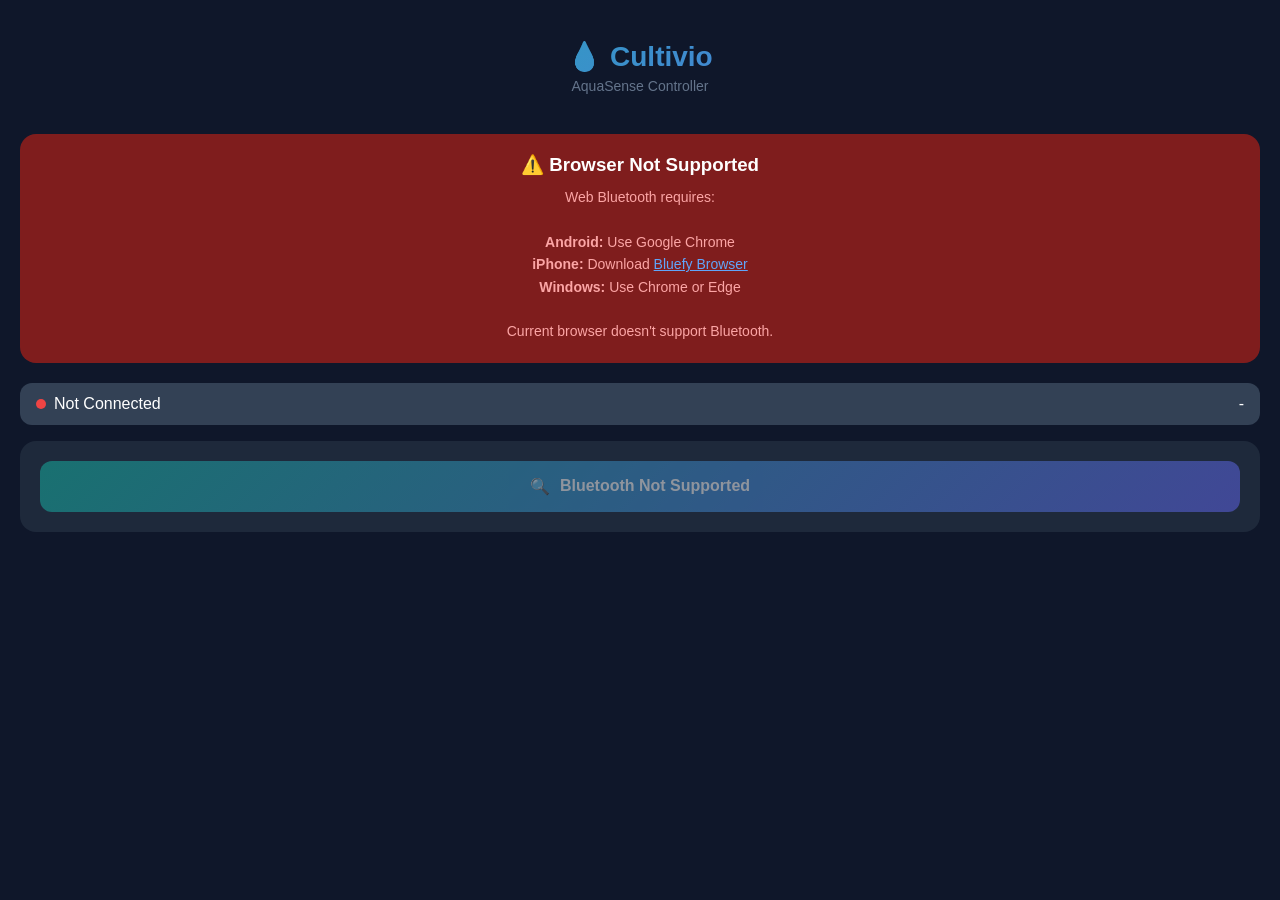
<file: website/app/index.html>
<!DOCTYPE html>
<html lang="en">
<head>
    <meta charset="UTF-8">
    <meta name="viewport" content="width=device-width, initial-scale=1.0, maximum-scale=1.0, user-scalable=no">
    <meta name="theme-color" content="#14B8A6">
    <meta name="apple-mobile-web-app-capable" content="yes">
    <meta name="apple-mobile-web-app-status-bar-style" content="black-translucent">
    <meta name="apple-mobile-web-app-title" content="Cultivio">
    <link rel="manifest" href="manifest.json">
    <link rel="apple-touch-icon" href="icon.svg">
    <title>Cultivio AquaSense</title>
    <style>
        * { box-sizing: border-box; margin: 0; padding: 0; }
        
        body {
            font-family: -apple-system, BlinkMacSystemFont, 'Segoe UI', Roboto, sans-serif;
            background: #0F172A;
            color: white;
            min-height: 100vh;
            padding: 20px;
            padding-bottom: 100px;
        }
        
        .header {
            text-align: center;
            padding: 20px 0;
            margin-bottom: 20px;
        }
        
        .logo {
            font-size: 28px;
            font-weight: bold;
            background: linear-gradient(135deg, #14B8A6, #6366F1);
            -webkit-background-clip: text;
            -webkit-text-fill-color: transparent;
        }
        
        .subtitle { color: #64748B; font-size: 14px; margin-top: 5px; }
        
        .card {
            background: #1E293B;
            border-radius: 16px;
            padding: 20px;
            margin-bottom: 16px;
        }
        
        .card-title {
            font-size: 14px;
            color: #94A3B8;
            margin-bottom: 12px;
            text-transform: uppercase;
            letter-spacing: 1px;
        }
        
        .btn {
            width: 100%;
            padding: 16px;
            font-size: 16px;
            font-weight: 600;
            border: none;
            border-radius: 12px;
            cursor: pointer;
            display: flex;
            align-items: center;
            justify-content: center;
            gap: 10px;
            transition: all 0.2s;
        }
        
        .btn-primary {
            background: linear-gradient(135deg, #14B8A6, #6366F1);
            color: white;
        }
        
        .btn-primary:hover { transform: scale(1.02); }
        .btn-primary:disabled { opacity: 0.5; transform: none; }
        
        .btn-secondary {
            background: #334155;
            color: white;
        }
        
        .btn-danger {
            background: #EF4444;
            color: white;
        }
        
        .status-bar {
            display: flex;
            justify-content: space-between;
            align-items: center;
            padding: 12px 16px;
            background: #334155;
            border-radius: 12px;
            margin-bottom: 16px;
        }
        
        .status-dot {
            width: 10px;
            height: 10px;
            border-radius: 50%;
            margin-right: 8px;
        }
        
        .status-dot.connected { background: #10B981; }
        .status-dot.disconnected { background: #EF4444; }
        .status-dot.connecting { background: #F59E0B; animation: pulse 1s infinite; }
        
        @keyframes pulse {
            0%, 100% { opacity: 1; }
            50% { opacity: 0.5; }
        }
        
        .water-display {
            text-align: center;
            padding: 30px;
        }
        
        .water-level-container {
            width: 120px;
            height: 180px;
            border: 4px solid #475569;
            border-radius: 12px;
            margin: 0 auto 20px;
            position: relative;
            overflow: hidden;
            background: #0F172A;
        }
        
        .water-level {
            position: absolute;
            bottom: 0;
            left: 0;
            right: 0;
            background: linear-gradient(180deg, #06B6D4, #0891B2);
            transition: height 0.5s ease;
        }
        
        .water-percent {
            font-size: 48px;
            font-weight: bold;
        }
        
        .water-label { color: #64748B; }
        
        .pump-status {
            display: flex;
            align-items: center;
            justify-content: center;
            gap: 12px;
            padding: 16px;
            background: #334155;
            border-radius: 12px;
        }
        
        .pump-indicator {
            width: 24px;
            height: 24px;
            border-radius: 50%;
        }
        
        .pump-indicator.on { background: #10B981; box-shadow: 0 0 20px #10B981; }
        .pump-indicator.off { background: #475569; }
        
        .manual-control {
            display: grid;
            grid-template-columns: repeat(3, 1fr);
            gap: 10px;
            margin-bottom: 16px;
        }
        
        .time-btn {
            padding: 14px;
            background: #334155;
            border: 2px solid transparent;
            border-radius: 10px;
            color: white;
            font-weight: 600;
            cursor: pointer;
            transition: all 0.2s;
        }
        
        .time-btn:hover { border-color: #14B8A6; }
        .time-btn.selected { border-color: #14B8A6; background: #14B8A6; }
        
        .alert {
            padding: 16px;
            border-radius: 12px;
            margin-bottom: 16px;
            display: flex;
            align-items: center;
            gap: 12px;
        }
        
        .alert-error { background: #7F1D1D; }
        .alert-warning { background: #78350F; }
        .alert-success { background: #14532D; }
        
        .hidden { display: none !important; }
        
        .info-grid {
            display: grid;
            grid-template-columns: 1fr 1fr;
            gap: 12px;
        }
        
        .info-item {
            background: #334155;
            padding: 16px;
            border-radius: 12px;
            text-align: center;
        }
        
        .info-value { font-size: 24px; font-weight: bold; }
        .info-label { font-size: 12px; color: #64748B; margin-top: 4px; }
        
        .signal-bars {
            display: flex;
            gap: 3px;
            align-items: flex-end;
            justify-content: center;
            height: 24px;
        }
        
        .signal-bar {
            width: 6px;
            background: #475569;
            border-radius: 2px;
        }
        
        .signal-bar.active { background: #10B981; }
        .signal-bar:nth-child(1) { height: 6px; }
        .signal-bar:nth-child(2) { height: 12px; }
        .signal-bar:nth-child(3) { height: 18px; }
        .signal-bar:nth-child(4) { height: 24px; }
        
        .browser-warning {
            background: #7F1D1D;
            padding: 20px;
            border-radius: 16px;
            text-align: center;
            margin-bottom: 20px;
        }
        
        .browser-warning h3 { margin-bottom: 10px; }
        .browser-warning p { color: #FCA5A5; font-size: 14px; line-height: 1.6; }
        .browser-warning a { color: #60A5FA; }
    </style>
</head>
<body>
    <div class="header">
        <div class="logo">💧 Cultivio</div>
        <div class="subtitle">AquaSense Controller</div>
    </div>
    
    <!-- Browser Warning -->
    <div id="browserWarning" class="browser-warning hidden">
        <h3>⚠️ Browser Not Supported</h3>
        <p>
            Web Bluetooth requires:<br><br>
            <b>Android:</b> Use Google Chrome<br>
            <b>iPhone:</b> Download <a href="https://apps.apple.com/app/bluefy-web-ble-browser/id1492822055">Bluefy Browser</a><br>
            <b>Windows:</b> Use Chrome or Edge<br><br>
            Current browser doesn't support Bluetooth.
        </p>
    </div>
    
    <!-- Connection Status -->
    <div class="status-bar">
        <div style="display: flex; align-items: center;">
            <div class="status-dot disconnected" id="statusDot"></div>
            <span id="statusText">Not Connected</span>
        </div>
        <span id="deviceName">-</span>
    </div>
    
    <!-- Connect Button -->
    <div id="connectSection" class="card">
        <button class="btn btn-primary" id="connectBtn" onclick="connectDevice()">
            <span>🔍</span>
            <span id="connectBtnText">Scan & Connect</span>
        </button>
    </div>
    
    <!-- Main Dashboard (hidden until connected) -->
    <div id="dashboard" class="hidden">
        <!-- Water Level Display -->
        <div class="card">
            <div class="water-display">
                <div class="water-level-container">
                    <div class="water-level" id="waterLevel" style="height: 0%"></div>
                </div>
                <div class="water-percent"><span id="waterPercent">--</span>%</div>
                <div class="water-label">Water Level</div>
            </div>
        </div>
        
        <!-- Pump Status -->
        <div class="card">
            <div class="card-title">Pump Status</div>
            <div class="pump-status">
                <div class="pump-indicator off" id="pumpIndicator"></div>
                <span id="pumpStatus">OFF</span>
            </div>
        </div>
        
        <!-- Manual Control -->
        <div class="card">
            <div class="card-title">Manual Pump Control</div>
            
            <!-- Show when pump is OFF -->
            <div id="pumpOffControls">
                <div class="manual-control">
                    <button class="time-btn" onclick="selectTime(10)">10 min</button>
                    <button class="time-btn" onclick="selectTime(20)">20 min</button>
                    <button class="time-btn" onclick="selectTime(30)">30 min</button>
                </div>
                <button class="btn btn-primary" id="startPumpBtn" onclick="startPump()">
                    ▶️ Start Pump
                </button>
            </div>
            
            <!-- Show when pump is ON -->
            <div id="pumpOnControls" class="hidden">
                <div id="manualTimer" style="text-align: center; margin-bottom: 16px;">
                    <div style="font-size: 14px; color: #94A3B8; margin-bottom: 8px;">⏱️ Time Remaining</div>
                    <div style="font-size: 36px; font-weight: bold; color: #10B981;">
                        <span id="timerDisplay">00:00</span>
                    </div>
                </div>
                <button class="btn btn-danger" id="stopPumpBtn" onclick="stopPump()">
                    ⏹️ Stop Pump
                </button>
            </div>
        </div>
        
        <!-- System Info -->
        <div class="card">
            <div class="card-title">System Info</div>
            <div class="info-grid">
                <div class="info-item">
                    <div class="signal-bars" id="signalBars">
                        <div class="signal-bar"></div>
                        <div class="signal-bar"></div>
                        <div class="signal-bar"></div>
                        <div class="signal-bar"></div>
                    </div>
                    <div class="info-label">Signal</div>
                </div>
                <div class="info-item">
                    <div class="info-value" id="uptime">--</div>
                    <div class="info-label">Uptime</div>
                </div>
            </div>
        </div>
        
        <!-- Disconnect -->
        <button class="btn btn-secondary" onclick="disconnectDevice()" style="margin-top: 10px;">
            Disconnect
        </button>
    </div>
    
    <script>
        // BLE Configuration
        const SERVICE_UUID = 0x00FF;
        const CHAR_STATUS_UUID = 0xFF02;
        const CHAR_CMD_UUID = 0xFF03;
        
        // State
        let device = null;
        let server = null;
        let statusChar = null;
        let cmdChar = null;
        let selectedTime = 10;
        let refreshInterval = null;
        
        // Check Web Bluetooth support
        window.onload = function() {
            if (!navigator.bluetooth) {
                document.getElementById('browserWarning').classList.remove('hidden');
                document.getElementById('connectBtn').disabled = true;
                document.getElementById('connectBtnText').textContent = 'Bluetooth Not Supported';
            }
        };
        
        // Connect to device
        async function connectDevice() {
            const btn = document.getElementById('connectBtn');
            const btnText = document.getElementById('connectBtnText');
            const statusDot = document.getElementById('statusDot');
            const statusText = document.getElementById('statusText');
            
            try {
                btn.disabled = true;
                btnText.textContent = 'Scanning...';
                statusDot.className = 'status-dot connecting';
                statusText.textContent = 'Scanning...';
                
                // Request device
                device = await navigator.bluetooth.requestDevice({
                    filters: [{ namePrefix: 'Cultivio' }],
                    optionalServices: [SERVICE_UUID]
                });
                
                statusText.textContent = 'Connecting...';
                document.getElementById('deviceName').textContent = device.name;
                
                // Connect
                device.addEventListener('gattserverdisconnected', onDisconnected);
                server = await device.gatt.connect();
                
                // Get service and characteristics
                const service = await server.getPrimaryService(SERVICE_UUID);
                statusChar = await service.getCharacteristic(CHAR_STATUS_UUID);
                cmdChar = await service.getCharacteristic(CHAR_CMD_UUID);
                
                // Connected!
                statusDot.className = 'status-dot connected';
                statusText.textContent = 'Connected';
                document.getElementById('connectSection').classList.add('hidden');
                document.getElementById('dashboard').classList.remove('hidden');
                
                // Start status refresh
                refreshStatus();
                refreshInterval = setInterval(refreshStatus, 2000);
                
            } catch (error) {
                console.error('Connection error:', error);
                statusDot.className = 'status-dot disconnected';
                statusText.textContent = 'Connection Failed';
                btn.disabled = false;
                btnText.textContent = 'Scan & Connect';
                
                if (error.name === 'NotFoundError') {
                    alert('No Cultivio device found. Make sure:\n\n1. ESP32 is powered on\n2. LED is blinking\n3. Bluetooth is enabled');
                }
            }
        }
        
        // Disconnect
        function disconnectDevice() {
            if (device && device.gatt.connected) {
                device.gatt.disconnect();
            }
        }
        
        function onDisconnected() {
            clearInterval(refreshInterval);
            document.getElementById('statusDot').className = 'status-dot disconnected';
            document.getElementById('statusText').textContent = 'Disconnected';
            document.getElementById('deviceName').textContent = '-';
            document.getElementById('connectSection').classList.remove('hidden');
            document.getElementById('dashboard').classList.add('hidden');
            document.getElementById('connectBtn').disabled = false;
            document.getElementById('connectBtnText').textContent = 'Scan & Connect';
        }
        
        // Read status
        async function refreshStatus() {
            if (!statusChar) return;
            
            try {
                const value = await statusChar.readValue();
                const data = new Uint8Array(value.buffer);
                
                // Parse status
                const waterLevel = data[1];
                const pumpState = data[2]; // 0=off, 1=on, 2=manual
                const uptime = (data[5] << 24) | (data[6] << 16) | (data[7] << 8) | data[8];
                const signal = data[9];
                const manualRemaining = (data[11] << 8) | data[12];
                
                // Update UI
                document.getElementById('waterLevel').style.height = waterLevel + '%';
                document.getElementById('waterPercent').textContent = waterLevel;
                
                const pumpIndicator = document.getElementById('pumpIndicator');
                const pumpStatus = document.getElementById('pumpStatus');
                const pumpOffControls = document.getElementById('pumpOffControls');
                const pumpOnControls = document.getElementById('pumpOnControls');
                
                if (pumpState > 0) {
                    // Pump is ON
                    pumpIndicator.className = 'pump-indicator on';
                    pumpStatus.textContent = pumpState === 2 ? 'MANUAL' : 'AUTO';
                    pumpOffControls.classList.add('hidden');
                    pumpOnControls.classList.remove('hidden');
                } else {
                    // Pump is OFF
                    pumpIndicator.className = 'pump-indicator off';
                    pumpStatus.textContent = 'OFF';
                    pumpOffControls.classList.remove('hidden');
                    pumpOnControls.classList.add('hidden');
                }
                
                // Uptime
                const hours = Math.floor(uptime / 3600);
                const mins = Math.floor((uptime % 3600) / 60);
                document.getElementById('uptime').textContent = `${hours}h ${mins}m`;
                
                // Signal bars
                const bars = document.querySelectorAll('.signal-bar');
                const signalStrength = Math.min(4, Math.floor((100 + signal) / 15));
                bars.forEach((bar, i) => {
                    bar.classList.toggle('active', i < signalStrength);
                });
                
                // Manual timer display
                const m = Math.floor(manualRemaining / 60);
                const s = manualRemaining % 60;
                document.getElementById('timerDisplay').textContent = 
                    manualRemaining > 0 
                        ? `${m.toString().padStart(2, '0')}:${s.toString().padStart(2, '0')}`
                        : 'AUTO';
                
            } catch (error) {
                console.error('Status read error:', error);
            }
        }
        
        // Time selection
        function selectTime(minutes) {
            selectedTime = minutes;
            document.querySelectorAll('.time-btn').forEach(btn => {
                btn.classList.toggle('selected', btn.textContent.includes(minutes));
            });
        }
        
        // Start pump
        async function startPump() {
            if (!cmdChar) return;
            
            try {
                const cmd = new Uint8Array([0x01, selectedTime & 0xFF, (selectedTime >> 8) & 0xFF]);
                await cmdChar.writeValue(cmd);
                refreshStatus();
            } catch (error) {
                console.error('Start pump error:', error);
                alert('Failed to start pump');
            }
        }
        
        // Stop pump
        async function stopPump() {
            if (!cmdChar) return;
            
            try {
                const cmd = new Uint8Array([0x00, 0, 0]);
                await cmdChar.writeValue(cmd);
                refreshStatus();
            } catch (error) {
                console.error('Stop pump error:', error);
                alert('Failed to stop pump');
            }
        }
        
        // Select default time
        selectTime(10);
    </script>
</body>
</html>
</file>
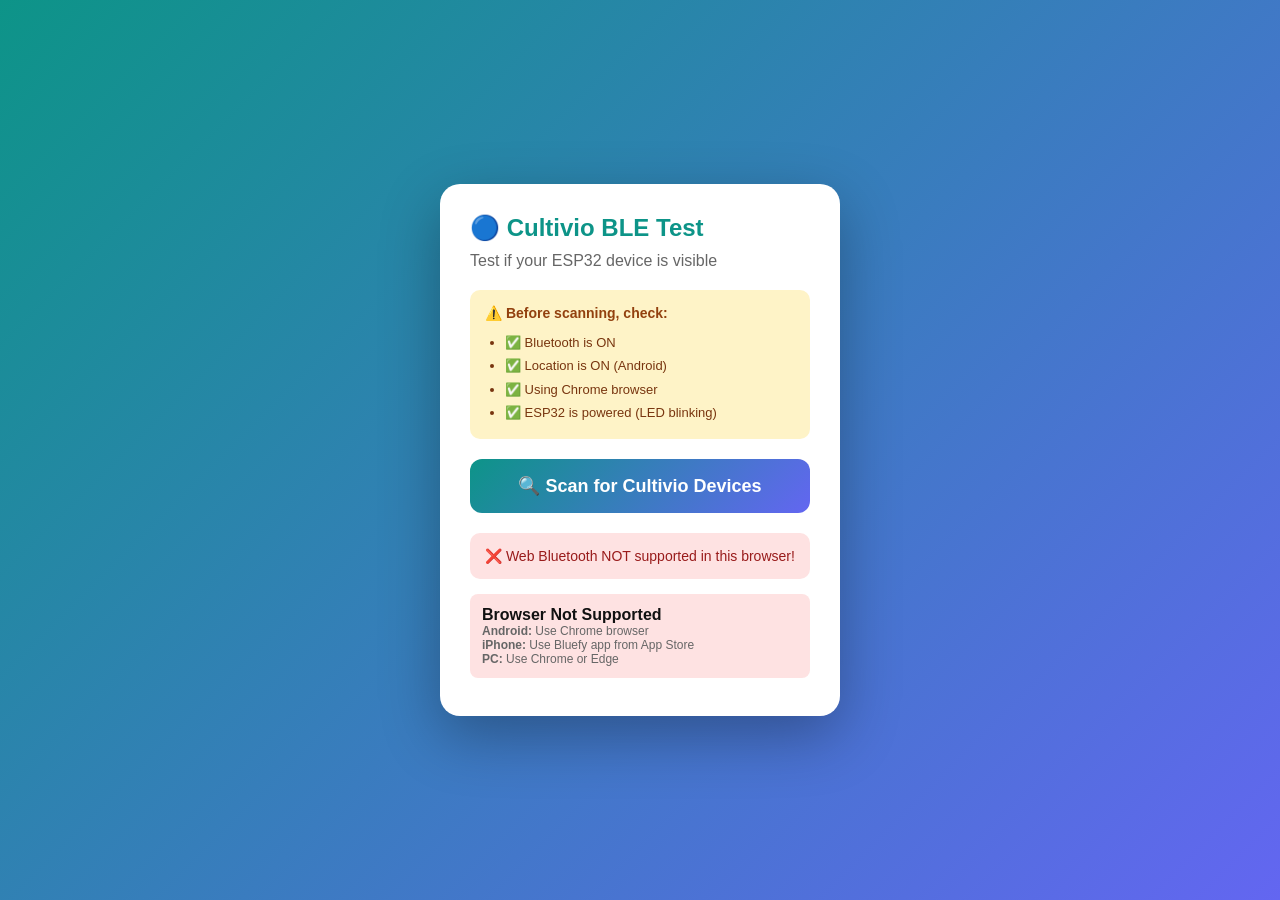
<file: provisioning-app/ble-test.html>
<!DOCTYPE html>
<html lang="en">
<head>
    <meta charset="UTF-8">
    <meta name="viewport" content="width=device-width, initial-scale=1.0">
    <title>Cultivio BLE Scanner Test</title>
    <style>
        * { box-sizing: border-box; margin: 0; padding: 0; }
        body {
            font-family: -apple-system, BlinkMacSystemFont, 'Segoe UI', Roboto, sans-serif;
            background: linear-gradient(135deg, #0D9488 0%, #6366F1 100%);
            min-height: 100vh;
            display: flex;
            align-items: center;
            justify-content: center;
            padding: 20px;
        }
        .container {
            background: white;
            border-radius: 20px;
            padding: 30px;
            max-width: 400px;
            width: 100%;
            box-shadow: 0 20px 60px rgba(0,0,0,0.3);
        }
        h1 {
            color: #0D9488;
            margin-bottom: 10px;
            font-size: 24px;
        }
        p { color: #666; margin-bottom: 20px; }
        .btn {
            width: 100%;
            padding: 16px;
            font-size: 18px;
            font-weight: bold;
            color: white;
            background: linear-gradient(135deg, #0D9488, #6366F1);
            border: none;
            border-radius: 12px;
            cursor: pointer;
            margin-bottom: 20px;
        }
        .btn:hover { opacity: 0.9; }
        .btn:disabled { opacity: 0.5; cursor: not-allowed; }
        .status {
            padding: 15px;
            border-radius: 10px;
            margin-bottom: 15px;
            font-size: 14px;
        }
        .status.info { background: #E0F2FE; color: #0369A1; }
        .status.success { background: #D1FAE5; color: #065F46; }
        .status.error { background: #FEE2E2; color: #991B1B; }
        .device-list {
            max-height: 200px;
            overflow-y: auto;
        }
        .device {
            padding: 12px;
            background: #F3F4F6;
            border-radius: 8px;
            margin-bottom: 8px;
        }
        .device-name { font-weight: bold; color: #111; }
        .device-id { font-size: 12px; color: #666; }
        .checklist {
            background: #FEF3C7;
            padding: 15px;
            border-radius: 10px;
            margin-bottom: 20px;
        }
        .checklist h3 { color: #92400E; margin-bottom: 10px; font-size: 14px; }
        .checklist li { color: #78350F; margin-left: 20px; font-size: 13px; line-height: 1.8; }
    </style>
</head>
<body>
    <div class="container">
        <h1>🔵 Cultivio BLE Test</h1>
        <p>Test if your ESP32 device is visible</p>
        
        <div class="checklist">
            <h3>⚠️ Before scanning, check:</h3>
            <ul>
                <li>✅ Bluetooth is ON</li>
                <li>✅ Location is ON (Android)</li>
                <li>✅ Using Chrome browser</li>
                <li>✅ ESP32 is powered (LED blinking)</li>
            </ul>
        </div>
        
        <button class="btn" id="scanBtn" onclick="scanDevices()">
            🔍 Scan for Cultivio Devices
        </button>
        
        <div id="status" class="status info">
            Click the button to start scanning...
        </div>
        
        <div id="deviceList" class="device-list"></div>
    </div>

    <script>
        const statusEl = document.getElementById('status');
        const deviceListEl = document.getElementById('deviceList');
        const scanBtn = document.getElementById('scanBtn');
        
        function setStatus(message, type) {
            statusEl.textContent = message;
            statusEl.className = 'status ' + type;
        }
        
        async function scanDevices() {
            // Check if Web Bluetooth is supported
            if (!navigator.bluetooth) {
                setStatus('❌ Web Bluetooth not supported! Use Chrome on Android or Bluefy on iPhone.', 'error');
                return;
            }
            
            scanBtn.disabled = true;
            scanBtn.textContent = '🔄 Scanning...';
            setStatus('Scanning for Bluetooth devices...', 'info');
            deviceListEl.innerHTML = '';
            
            try {
                // Request device with Cultivio prefix
                const device = await navigator.bluetooth.requestDevice({
                    filters: [
                        { namePrefix: 'Cultivio' }
                    ],
                    optionalServices: [0x00FF]
                });
                
                // Device found!
                setStatus('✅ Device found! Click to connect.', 'success');
                
                deviceListEl.innerHTML = `
                    <div class="device">
                        <div class="device-name">📱 ${device.name}</div>
                        <div class="device-id">ID: ${device.id}</div>
                    </div>
                `;
                
                // Try to connect
                setStatus('Connecting to ' + device.name + '...', 'info');
                const server = await device.gatt.connect();
                
                setStatus('✅ Connected to ' + device.name + '!', 'success');
                
                // Try to get service
                try {
                    const service = await server.getPrimaryService(0x00FF);
                    setStatus('✅ Service found! Device is ready for provisioning.', 'success');
                    
                    deviceListEl.innerHTML += `
                        <div class="device" style="background: #D1FAE5;">
                            <div class="device-name">✅ Connection Successful!</div>
                            <div class="device-id">You can now use the full provisioning app.</div>
                        </div>
                    `;
                } catch (e) {
                    setStatus('⚠️ Connected but service not found. Device may need restart.', 'error');
                }
                
            } catch (error) {
                if (error.name === 'NotFoundError') {
                    setStatus('❌ No Cultivio devices found. Check if ESP32 is powered on.', 'error');
                } else if (error.name === 'SecurityError') {
                    setStatus('❌ Bluetooth permission denied. Allow in browser settings.', 'error');
                } else {
                    setStatus('❌ Error: ' + error.message, 'error');
                }
                console.error('Scan error:', error);
            } finally {
                scanBtn.disabled = false;
                scanBtn.textContent = '🔍 Scan for Cultivio Devices';
            }
        }
        
        // Check Web Bluetooth support on load
        window.onload = function() {
            if (!navigator.bluetooth) {
                setStatus('❌ Web Bluetooth NOT supported in this browser!', 'error');
                deviceListEl.innerHTML = `
                    <div class="device" style="background: #FEE2E2;">
                        <div class="device-name">Browser Not Supported</div>
                        <div class="device-id">
                            <b>Android:</b> Use Chrome browser<br>
                            <b>iPhone:</b> Use Bluefy app from App Store<br>
                            <b>PC:</b> Use Chrome or Edge
                        </div>
                    </div>
                `;
            } else {
                setStatus('✅ Web Bluetooth supported! Ready to scan.', 'success');
            }
        };
    </script>
</body>
</html>
</file>
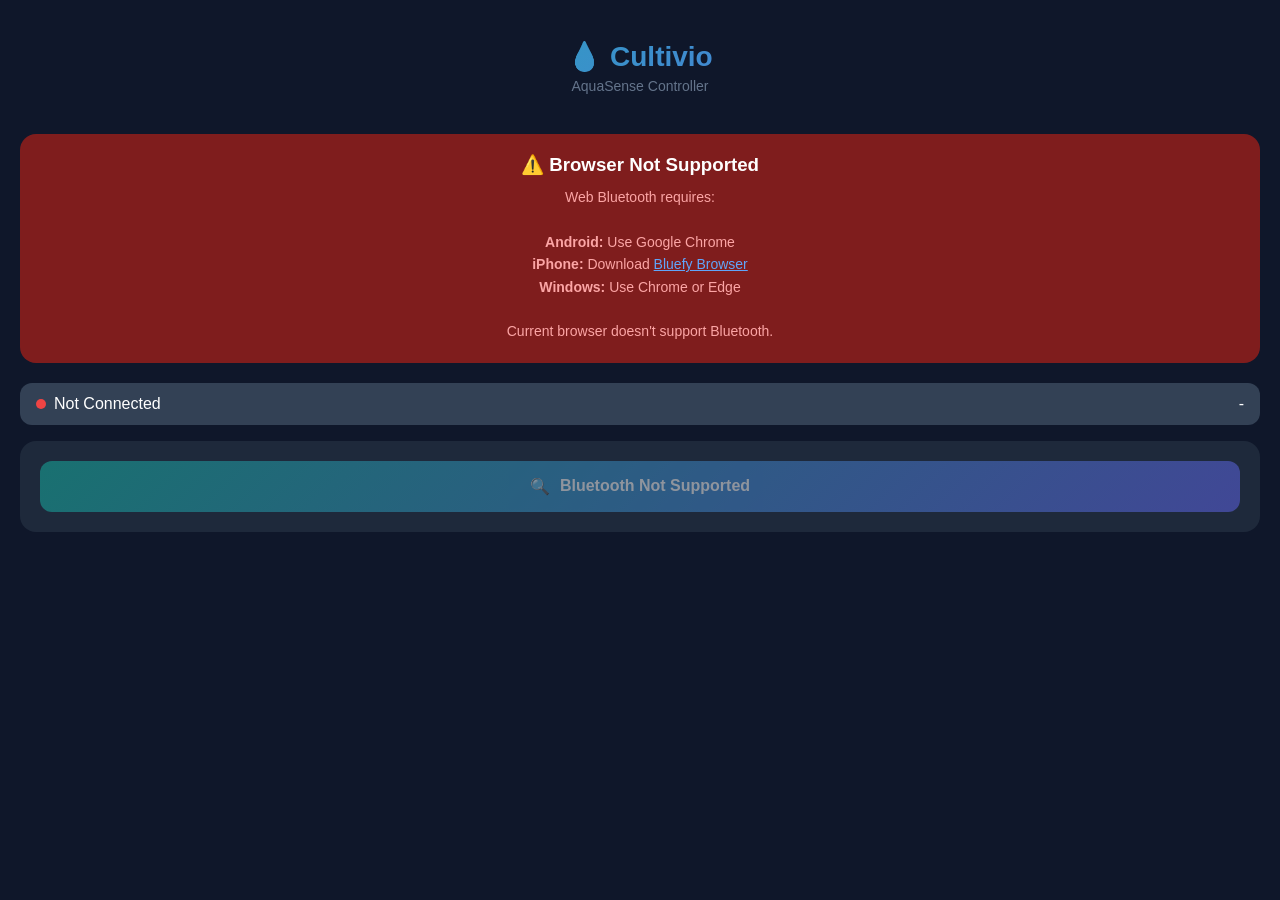
<file: provisioning-app/mobile-app.html>
<!DOCTYPE html>
<html lang="en">
<head>
    <meta charset="UTF-8">
    <meta name="viewport" content="width=device-width, initial-scale=1.0, maximum-scale=1.0, user-scalable=no">
    <title>Cultivio AquaSense</title>
    <style>
        * { box-sizing: border-box; margin: 0; padding: 0; }
        
        body {
            font-family: -apple-system, BlinkMacSystemFont, 'Segoe UI', Roboto, sans-serif;
            background: #0F172A;
            color: white;
            min-height: 100vh;
            padding: 20px;
            padding-bottom: 100px;
        }
        
        .header {
            text-align: center;
            padding: 20px 0;
            margin-bottom: 20px;
        }
        
        .logo {
            font-size: 28px;
            font-weight: bold;
            background: linear-gradient(135deg, #14B8A6, #6366F1);
            -webkit-background-clip: text;
            -webkit-text-fill-color: transparent;
        }
        
        .subtitle { color: #64748B; font-size: 14px; margin-top: 5px; }
        
        .card {
            background: #1E293B;
            border-radius: 16px;
            padding: 20px;
            margin-bottom: 16px;
        }
        
        .card-title {
            font-size: 14px;
            color: #94A3B8;
            margin-bottom: 12px;
            text-transform: uppercase;
            letter-spacing: 1px;
        }
        
        .btn {
            width: 100%;
            padding: 16px;
            font-size: 16px;
            font-weight: 600;
            border: none;
            border-radius: 12px;
            cursor: pointer;
            display: flex;
            align-items: center;
            justify-content: center;
            gap: 10px;
            transition: all 0.2s;
        }
        
        .btn-primary {
            background: linear-gradient(135deg, #14B8A6, #6366F1);
            color: white;
        }
        
        .btn-primary:hover { transform: scale(1.02); }
        .btn-primary:disabled { opacity: 0.5; transform: none; }
        
        .btn-secondary {
            background: #334155;
            color: white;
        }
        
        .btn-danger {
            background: #EF4444;
            color: white;
        }
        
        .status-bar {
            display: flex;
            justify-content: space-between;
            align-items: center;
            padding: 12px 16px;
            background: #334155;
            border-radius: 12px;
            margin-bottom: 16px;
        }
        
        .status-dot {
            width: 10px;
            height: 10px;
            border-radius: 50%;
            margin-right: 8px;
        }
        
        .status-dot.connected { background: #10B981; }
        .status-dot.disconnected { background: #EF4444; }
        .status-dot.connecting { background: #F59E0B; animation: pulse 1s infinite; }
        
        @keyframes pulse {
            0%, 100% { opacity: 1; }
            50% { opacity: 0.5; }
        }
        
        .water-display {
            text-align: center;
            padding: 30px;
        }
        
        .water-level-container {
            width: 120px;
            height: 180px;
            border: 4px solid #475569;
            border-radius: 12px;
            margin: 0 auto 20px;
            position: relative;
            overflow: hidden;
            background: #0F172A;
        }
        
        .water-level {
            position: absolute;
            bottom: 0;
            left: 0;
            right: 0;
            background: linear-gradient(180deg, #06B6D4, #0891B2);
            transition: height 0.5s ease;
        }
        
        .water-percent {
            font-size: 48px;
            font-weight: bold;
        }
        
        .water-label { color: #64748B; }
        
        .pump-status {
            display: flex;
            align-items: center;
            justify-content: center;
            gap: 12px;
            padding: 16px;
            background: #334155;
            border-radius: 12px;
        }
        
        .pump-indicator {
            width: 24px;
            height: 24px;
            border-radius: 50%;
        }
        
        .pump-indicator.on { background: #10B981; box-shadow: 0 0 20px #10B981; }
        .pump-indicator.off { background: #475569; }
        
        .manual-control {
            display: grid;
            grid-template-columns: repeat(3, 1fr);
            gap: 10px;
            margin-bottom: 16px;
        }
        
        .time-btn {
            padding: 14px;
            background: #334155;
            border: 2px solid transparent;
            border-radius: 10px;
            color: white;
            font-weight: 600;
            cursor: pointer;
            transition: all 0.2s;
        }
        
        .time-btn:hover { border-color: #14B8A6; }
        .time-btn.selected { border-color: #14B8A6; background: #14B8A6; }
        
        .alert {
            padding: 16px;
            border-radius: 12px;
            margin-bottom: 16px;
            display: flex;
            align-items: center;
            gap: 12px;
        }
        
        .alert-error { background: #7F1D1D; }
        .alert-warning { background: #78350F; }
        .alert-success { background: #14532D; }
        
        .hidden { display: none !important; }
        
        .info-grid {
            display: grid;
            grid-template-columns: 1fr 1fr;
            gap: 12px;
        }
        
        .info-item {
            background: #334155;
            padding: 16px;
            border-radius: 12px;
            text-align: center;
        }
        
        .info-value { font-size: 24px; font-weight: bold; }
        .info-label { font-size: 12px; color: #64748B; margin-top: 4px; }
        
        .signal-bars {
            display: flex;
            gap: 3px;
            align-items: flex-end;
            justify-content: center;
            height: 24px;
        }
        
        .signal-bar {
            width: 6px;
            background: #475569;
            border-radius: 2px;
        }
        
        .signal-bar.active { background: #10B981; }
        .signal-bar:nth-child(1) { height: 6px; }
        .signal-bar:nth-child(2) { height: 12px; }
        .signal-bar:nth-child(3) { height: 18px; }
        .signal-bar:nth-child(4) { height: 24px; }
        
        .browser-warning {
            background: #7F1D1D;
            padding: 20px;
            border-radius: 16px;
            text-align: center;
            margin-bottom: 20px;
        }
        
        .browser-warning h3 { margin-bottom: 10px; }
        .browser-warning p { color: #FCA5A5; font-size: 14px; line-height: 1.6; }
        .browser-warning a { color: #60A5FA; }
    </style>
</head>
<body>
    <div class="header">
        <div class="logo">💧 Cultivio</div>
        <div class="subtitle">AquaSense Controller</div>
    </div>
    
    <!-- Browser Warning -->
    <div id="browserWarning" class="browser-warning hidden">
        <h3>⚠️ Browser Not Supported</h3>
        <p>
            Web Bluetooth requires:<br><br>
            <b>Android:</b> Use Google Chrome<br>
            <b>iPhone:</b> Download <a href="https://apps.apple.com/app/bluefy-web-ble-browser/id1492822055">Bluefy Browser</a><br>
            <b>Windows:</b> Use Chrome or Edge<br><br>
            Current browser doesn't support Bluetooth.
        </p>
    </div>
    
    <!-- Connection Status -->
    <div class="status-bar">
        <div style="display: flex; align-items: center;">
            <div class="status-dot disconnected" id="statusDot"></div>
            <span id="statusText">Not Connected</span>
        </div>
        <span id="deviceName">-</span>
    </div>
    
    <!-- Connect Button -->
    <div id="connectSection" class="card">
        <button class="btn btn-primary" id="connectBtn" onclick="connectDevice()">
            <span>🔍</span>
            <span id="connectBtnText">Scan & Connect</span>
        </button>
    </div>
    
    <!-- Main Dashboard (hidden until connected) -->
    <div id="dashboard" class="hidden">
        <!-- Water Level Display -->
        <div class="card">
            <div class="water-display">
                <div class="water-level-container">
                    <div class="water-level" id="waterLevel" style="height: 0%"></div>
                </div>
                <div class="water-percent"><span id="waterPercent">--</span>%</div>
                <div class="water-label">Water Level</div>
            </div>
        </div>
        
        <!-- Pump Status -->
        <div class="card">
            <div class="card-title">Pump Status</div>
            <div class="pump-status">
                <div class="pump-indicator off" id="pumpIndicator"></div>
                <span id="pumpStatus">OFF</span>
            </div>
        </div>
        
        <!-- Manual Control -->
        <div class="card">
            <div class="card-title">Manual Pump Control</div>
            <div class="manual-control">
                <button class="time-btn" onclick="selectTime(10)">10 min</button>
                <button class="time-btn" onclick="selectTime(20)">20 min</button>
                <button class="time-btn" onclick="selectTime(30)">30 min</button>
            </div>
            <button class="btn btn-primary" id="startPumpBtn" onclick="startPump()">
                ▶️ Start Pump
            </button>
            <button class="btn btn-danger hidden" id="stopPumpBtn" onclick="stopPump()" style="margin-top: 10px;">
                ⏹️ Stop Pump
            </button>
            <div id="manualTimer" class="hidden" style="text-align: center; margin-top: 16px; font-size: 24px; font-weight: bold;">
                ⏱️ <span id="timerDisplay">00:00</span>
            </div>
        </div>
        
        <!-- System Info -->
        <div class="card">
            <div class="card-title">System Info</div>
            <div class="info-grid">
                <div class="info-item">
                    <div class="signal-bars" id="signalBars">
                        <div class="signal-bar"></div>
                        <div class="signal-bar"></div>
                        <div class="signal-bar"></div>
                        <div class="signal-bar"></div>
                    </div>
                    <div class="info-label">Signal</div>
                </div>
                <div class="info-item">
                    <div class="info-value" id="uptime">--</div>
                    <div class="info-label">Uptime</div>
                </div>
            </div>
        </div>
        
        <!-- Disconnect -->
        <button class="btn btn-secondary" onclick="disconnectDevice()" style="margin-top: 10px;">
            Disconnect
        </button>
    </div>
    
    <script>
        // BLE Configuration
        const SERVICE_UUID = 0x00FF;
        const CHAR_STATUS_UUID = 0xFF02;
        const CHAR_CMD_UUID = 0xFF03;
        
        // State
        let device = null;
        let server = null;
        let statusChar = null;
        let cmdChar = null;
        let selectedTime = 10;
        let refreshInterval = null;
        
        // Check Web Bluetooth support
        window.onload = function() {
            if (!navigator.bluetooth) {
                document.getElementById('browserWarning').classList.remove('hidden');
                document.getElementById('connectBtn').disabled = true;
                document.getElementById('connectBtnText').textContent = 'Bluetooth Not Supported';
            }
        };
        
        // Connect to device
        async function connectDevice() {
            const btn = document.getElementById('connectBtn');
            const btnText = document.getElementById('connectBtnText');
            const statusDot = document.getElementById('statusDot');
            const statusText = document.getElementById('statusText');
            
            try {
                btn.disabled = true;
                btnText.textContent = 'Scanning...';
                statusDot.className = 'status-dot connecting';
                statusText.textContent = 'Scanning...';
                
                // Request device
                device = await navigator.bluetooth.requestDevice({
                    filters: [{ namePrefix: 'Cultivio' }],
                    optionalServices: [SERVICE_UUID]
                });
                
                statusText.textContent = 'Connecting...';
                document.getElementById('deviceName').textContent = device.name;
                
                // Connect
                device.addEventListener('gattserverdisconnected', onDisconnected);
                server = await device.gatt.connect();
                
                // Get service and characteristics
                const service = await server.getPrimaryService(SERVICE_UUID);
                statusChar = await service.getCharacteristic(CHAR_STATUS_UUID);
                cmdChar = await service.getCharacteristic(CHAR_CMD_UUID);
                
                // Connected!
                statusDot.className = 'status-dot connected';
                statusText.textContent = 'Connected';
                document.getElementById('connectSection').classList.add('hidden');
                document.getElementById('dashboard').classList.remove('hidden');
                
                // Start status refresh
                refreshStatus();
                refreshInterval = setInterval(refreshStatus, 2000);
                
            } catch (error) {
                console.error('Connection error:', error);
                statusDot.className = 'status-dot disconnected';
                statusText.textContent = 'Connection Failed';
                btn.disabled = false;
                btnText.textContent = 'Scan & Connect';
                
                if (error.name === 'NotFoundError') {
                    alert('No Cultivio device found. Make sure:\n\n1. ESP32 is powered on\n2. LED is blinking\n3. Bluetooth is enabled');
                }
            }
        }
        
        // Disconnect
        function disconnectDevice() {
            if (device && device.gatt.connected) {
                device.gatt.disconnect();
            }
        }
        
        function onDisconnected() {
            clearInterval(refreshInterval);
            document.getElementById('statusDot').className = 'status-dot disconnected';
            document.getElementById('statusText').textContent = 'Disconnected';
            document.getElementById('deviceName').textContent = '-';
            document.getElementById('connectSection').classList.remove('hidden');
            document.getElementById('dashboard').classList.add('hidden');
            document.getElementById('connectBtn').disabled = false;
            document.getElementById('connectBtnText').textContent = 'Scan & Connect';
        }
        
        // Read status
        async function refreshStatus() {
            if (!statusChar) return;
            
            try {
                const value = await statusChar.readValue();
                const data = new Uint8Array(value.buffer);
                
                // Parse status
                const waterLevel = data[1];
                const pumpState = data[2]; // 0=off, 1=on, 2=manual
                const uptime = (data[5] << 24) | (data[6] << 16) | (data[7] << 8) | data[8];
                const signal = data[9];
                const manualRemaining = (data[11] << 8) | data[12];
                
                // Update UI
                document.getElementById('waterLevel').style.height = waterLevel + '%';
                document.getElementById('waterPercent').textContent = waterLevel;
                
                const pumpIndicator = document.getElementById('pumpIndicator');
                const pumpStatus = document.getElementById('pumpStatus');
                if (pumpState > 0) {
                    pumpIndicator.className = 'pump-indicator on';
                    pumpStatus.textContent = pumpState === 2 ? 'MANUAL' : 'ON';
                    document.getElementById('stopPumpBtn').classList.remove('hidden');
                } else {
                    pumpIndicator.className = 'pump-indicator off';
                    pumpStatus.textContent = 'OFF';
                    document.getElementById('stopPumpBtn').classList.add('hidden');
                }
                
                // Uptime
                const hours = Math.floor(uptime / 3600);
                const mins = Math.floor((uptime % 3600) / 60);
                document.getElementById('uptime').textContent = `${hours}h ${mins}m`;
                
                // Signal bars
                const bars = document.querySelectorAll('.signal-bar');
                const signalStrength = Math.min(4, Math.floor((100 + signal) / 15));
                bars.forEach((bar, i) => {
                    bar.classList.toggle('active', i < signalStrength);
                });
                
                // Manual timer
                if (manualRemaining > 0) {
                    document.getElementById('manualTimer').classList.remove('hidden');
                    const m = Math.floor(manualRemaining / 60);
                    const s = manualRemaining % 60;
                    document.getElementById('timerDisplay').textContent = 
                        `${m.toString().padStart(2, '0')}:${s.toString().padStart(2, '0')}`;
                } else {
                    document.getElementById('manualTimer').classList.add('hidden');
                }
                
            } catch (error) {
                console.error('Status read error:', error);
            }
        }
        
        // Time selection
        function selectTime(minutes) {
            selectedTime = minutes;
            document.querySelectorAll('.time-btn').forEach(btn => {
                btn.classList.toggle('selected', btn.textContent.includes(minutes));
            });
        }
        
        // Start pump
        async function startPump() {
            if (!cmdChar) return;
            
            try {
                const cmd = new Uint8Array([0x01, selectedTime & 0xFF, (selectedTime >> 8) & 0xFF]);
                await cmdChar.writeValue(cmd);
                refreshStatus();
            } catch (error) {
                console.error('Start pump error:', error);
                alert('Failed to start pump');
            }
        }
        
        // Stop pump
        async function stopPump() {
            if (!cmdChar) return;
            
            try {
                const cmd = new Uint8Array([0x00, 0, 0]);
                await cmdChar.writeValue(cmd);
                refreshStatus();
            } catch (error) {
                console.error('Stop pump error:', error);
                alert('Failed to stop pump');
            }
        }
        
        // Select default time
        selectTime(10);
    </script>
</body>
</html>
</file>
<file: website/css/variables.css>
/* ========================================
   CSS Variables - Cultivio Design System
   ======================================== */

:root {
    /* Colors - Primary Palette */
    --color-primary: #0D9488;
    --color-primary-light: #14B8A6;
    --color-primary-dark: #0F766E;
    --color-primary-50: #F0FDFA;
    --color-primary-100: #CCFBF1;
    --color-primary-200: #99F6E4;
    
    /* Colors - Secondary (Accent) */
    --color-secondary: #6366F1;
    --color-secondary-50: #EEF2FF;
    --color-secondary-100: #E0E7FF;
    --color-accent: #6366F1;
    --color-accent-light: #818CF8;
    --color-accent-dark: #4F46E5;
    
    /* Colors - Neutral */
    --color-white: #FFFFFF;
    --color-black: #0A0A0A;
    --color-gray-50: #FAFAFA;
    --color-gray-100: #F4F4F5;
    --color-gray-200: #E4E4E7;
    --color-gray-300: #D4D4D8;
    --color-gray-400: #A1A1AA;
    --color-gray-500: #71717A;
    --color-gray-600: #52525B;
    --color-gray-700: #3F3F46;
    --color-gray-800: #27272A;
    --color-gray-900: #18181B;
    
    /* Colors - Semantic */
    --color-success: #10B981;
    --color-warning: #F59E0B;
    --color-error: #EF4444;
    --color-info: #3B82F6;
    
    /* Gradients */
    --gradient-primary: linear-gradient(135deg, var(--color-primary) 0%, var(--color-accent) 100%);
    --gradient-hero: linear-gradient(135deg, #0D9488 0%, #0891B2 50%, #6366F1 100%);
    --gradient-dark: linear-gradient(180deg, var(--color-gray-900) 0%, var(--color-black) 100%);
    --gradient-glow: radial-gradient(circle at center, var(--color-primary-100) 0%, transparent 70%);
    
    /* Typography */
    --font-primary: 'Outfit', -apple-system, BlinkMacSystemFont, sans-serif;
    --font-display: 'Playfair Display', Georgia, serif;
    
    /* Font Sizes */
    --text-xs: 0.75rem;
    --text-sm: 0.875rem;
    --text-base: 1rem;
    --text-lg: 1.125rem;
    --text-xl: 1.25rem;
    --text-2xl: 1.5rem;
    --text-3xl: 1.875rem;
    --text-4xl: 2.25rem;
    --text-5xl: 3rem;
    --text-6xl: 3.75rem;
    --text-7xl: 4.5rem;
    
    /* Font Weights */
    --font-light: 300;
    --font-regular: 400;
    --font-medium: 500;
    --font-semibold: 600;
    --font-bold: 700;
    --font-extrabold: 800;
    
    /* Line Heights */
    --leading-none: 1;
    --leading-tight: 1.25;
    --leading-snug: 1.375;
    --leading-normal: 1.5;
    --leading-relaxed: 1.625;
    
    /* Spacing */
    --space-1: 0.25rem;
    --space-2: 0.5rem;
    --space-3: 0.75rem;
    --space-4: 1rem;
    --space-5: 1.25rem;
    --space-6: 1.5rem;
    --space-8: 2rem;
    --space-10: 2.5rem;
    --space-12: 3rem;
    --space-16: 4rem;
    --space-20: 5rem;
    --space-24: 6rem;
    --space-32: 8rem;
    
    /* Border Radius */
    --radius-sm: 0.25rem;
    --radius-md: 0.5rem;
    --radius-lg: 0.75rem;
    --radius-xl: 1rem;
    --radius-2xl: 1.5rem;
    --radius-3xl: 2rem;
    --radius-full: 9999px;
    
    /* Shadows */
    --shadow-sm: 0 1px 2px 0 rgba(0, 0, 0, 0.05);
    --shadow-md: 0 4px 6px -1px rgba(0, 0, 0, 0.1), 0 2px 4px -2px rgba(0, 0, 0, 0.1);
    --shadow-lg: 0 10px 15px -3px rgba(0, 0, 0, 0.1), 0 4px 6px -4px rgba(0, 0, 0, 0.1);
    --shadow-xl: 0 20px 25px -5px rgba(0, 0, 0, 0.1), 0 8px 10px -6px rgba(0, 0, 0, 0.1);
    --shadow-2xl: 0 25px 50px -12px rgba(0, 0, 0, 0.25);
    --shadow-glow: 0 0 40px rgba(13, 148, 136, 0.3);
    --shadow-glow-lg: 0 0 80px rgba(13, 148, 136, 0.4);
    
    /* Transitions */
    --transition-fast: 150ms ease;
    --transition-base: 250ms ease;
    --transition-slow: 350ms ease;
    --transition-slower: 500ms ease;
    
    /* Z-Index */
    --z-dropdown: 100;
    --z-sticky: 200;
    --z-fixed: 300;
    --z-modal-backdrop: 400;
    --z-modal: 500;
    --z-tooltip: 600;
    
    /* Container */
    --container-max: 1280px;
    --container-padding: var(--space-6);
}

/* Dark Mode Variables (optional) */
@media (prefers-color-scheme: dark) {
    :root {
        /* Can override variables for dark mode */
    }
}
</file>
<file: website/css/base.css>
/* ========================================
   Base Styles - Reset & Foundation
   ======================================== */

/* Reset */
*, *::before, *::after {
    box-sizing: border-box;
    margin: 0;
    padding: 0;
}

html {
    scroll-behavior: smooth;
    -webkit-text-size-adjust: 100%;
}

body {
    font-family: var(--font-primary);
    font-size: var(--text-base);
    font-weight: var(--font-regular);
    line-height: var(--leading-normal);
    color: var(--color-gray-800);
    background-color: var(--color-white);
    -webkit-font-smoothing: antialiased;
    -moz-osx-font-smoothing: grayscale;
    overflow-x: hidden;
}

/* Typography */
h1, h2, h3, h4, h5, h6 {
    font-weight: var(--font-bold);
    line-height: var(--leading-tight);
    color: var(--color-gray-900);
}

h1 { font-size: var(--text-5xl); }
h2 { font-size: var(--text-4xl); }
h3 { font-size: var(--text-2xl); }
h4 { font-size: var(--text-xl); }
h5 { font-size: var(--text-lg); }
h6 { font-size: var(--text-base); }

@media (min-width: 768px) {
    h1 { font-size: var(--text-6xl); }
    h2 { font-size: var(--text-5xl); }
}

@media (min-width: 1024px) {
    h1 { font-size: var(--text-7xl); }
}

p {
    margin-bottom: var(--space-4);
    color: var(--color-gray-600);
}

a {
    color: var(--color-primary);
    text-decoration: none;
    transition: color var(--transition-fast);
}

a:hover {
    color: var(--color-primary-dark);
}

img {
    max-width: 100%;
    height: auto;
    display: block;
}

ul, ol {
    list-style: none;
}

button {
    font-family: inherit;
    cursor: pointer;
    border: none;
    background: none;
}

input, textarea, select {
    font-family: inherit;
    font-size: inherit;
}

/* Utility Classes */
.container {
    width: 100%;
    max-width: var(--container-max);
    margin: 0 auto;
    padding: 0 var(--container-padding);
}

/* Skip Navigation Link */
.skip-nav {
    position: absolute;
    top: -40px;
    left: 0;
    background: var(--color-primary);
    color: var(--color-white);
    padding: var(--space-3) var(--space-6);
    text-decoration: none;
    font-weight: var(--font-semibold);
    z-index: 9999;
    border-radius: 0 0 var(--radius-md) 0;
    transition: top var(--transition-fast);
}

.skip-nav:focus {
    top: 0;
    outline: 3px solid var(--color-white);
    outline-offset: 2px;
}

.text-gradient {
    background: var(--gradient-primary);
    -webkit-background-clip: text;
    background-clip: text;
    -webkit-text-fill-color: transparent;
}

.sr-only {
    position: absolute;
    width: 1px;
    height: 1px;
    padding: 0;
    margin: -1px;
    overflow: hidden;
    clip: rect(0, 0, 0, 0);
    white-space: nowrap;
    border: 0;
}

/* Selection */
::selection {
    background: var(--color-primary-100);
    color: var(--color-primary-dark);
}

/* Scrollbar */
::-webkit-scrollbar {
    width: 10px;
}

::-webkit-scrollbar-track {
    background: var(--color-gray-100);
}

::-webkit-scrollbar-thumb {
    background: var(--color-gray-400);
    border-radius: var(--radius-full);
}

::-webkit-scrollbar-thumb:hover {
    background: var(--color-gray-500);
}

/* Focus States */
:focus-visible {
    outline: 2px solid var(--color-primary);
    outline-offset: 2px;
}

button:focus-visible,
a:focus-visible {
    outline: 2px solid var(--color-primary);
    outline-offset: 2px;
}
</file>
<file: website/css/components.css>
/* ========================================
   Components - Reusable UI Elements
   ======================================== */

/* ===== Buttons ===== */
.btn {
    display: inline-flex;
    align-items: center;
    justify-content: center;
    gap: var(--space-2);
    padding: var(--space-3) var(--space-6);
    font-size: var(--text-sm);
    font-weight: var(--font-semibold);
    line-height: 1;
    text-align: center;
    border-radius: var(--radius-lg);
    transition: all var(--transition-base);
    cursor: pointer;
    white-space: nowrap;
}

.btn svg {
    width: 18px;
    height: 18px;
}

.btn-primary {
    background: var(--gradient-primary);
    color: var(--color-white);
    box-shadow: var(--shadow-md), 0 0 0 0 rgba(13, 148, 136, 0.4);
}

.btn-primary:hover {
    transform: translateY(-2px);
    box-shadow: var(--shadow-lg), 0 0 20px rgba(13, 148, 136, 0.4);
}

.btn-outline {
    background: transparent;
    color: var(--color-gray-800);
    border: 2px solid var(--color-gray-300);
}

.btn-outline:hover {
    border-color: var(--color-primary);
    color: var(--color-primary);
    background: var(--color-primary-50);
}

.btn-lg {
    padding: var(--space-4) var(--space-8);
    font-size: var(--text-base);
}

.btn-block {
    width: 100%;
}

/* ===== Cards ===== */
.card {
    background: var(--color-white);
    border-radius: var(--radius-2xl);
    padding: var(--space-8);
    box-shadow: var(--shadow-lg);
    transition: all var(--transition-base);
}

.card:hover {
    transform: translateY(-4px);
    box-shadow: var(--shadow-xl);
}

/* ===== Badges ===== */
.section-badge {
    display: inline-block;
    padding: var(--space-2) var(--space-4);
    font-size: var(--text-sm);
    font-weight: var(--font-semibold);
    color: var(--color-primary);
    background: var(--color-primary-50);
    border-radius: var(--radius-full);
    margin-bottom: var(--space-4);
}

/* ===== Forms ===== */
.form-group {
    margin-bottom: var(--space-4);
}

.form-row {
    display: grid;
    grid-template-columns: 1fr;
    gap: var(--space-4);
}

@media (min-width: 640px) {
    .form-row {
        grid-template-columns: repeat(2, 1fr);
    }
}

input, textarea, select {
    width: 100%;
    padding: var(--space-4);
    font-size: var(--text-base);
    color: var(--color-gray-800);
    background: var(--color-gray-50);
    border: 2px solid var(--color-gray-200);
    border-radius: var(--radius-lg);
    transition: all var(--transition-fast);
}

input::placeholder,
textarea::placeholder {
    color: var(--color-gray-400);
}

input:focus, textarea:focus, select:focus {
    outline: none;
    border-color: var(--color-primary);
    background: var(--color-white);
    box-shadow: 0 0 0 4px var(--color-primary-100);
}

input.error, textarea.error, select.error {
    border-color: var(--color-error);
    background: #FEF2F2;
}

input.success, textarea.success, select.success {
    border-color: var(--color-success);
}

input.error:focus, textarea.error:focus, select.error:focus {
    box-shadow: 0 0 0 4px rgba(239, 68, 68, 0.1);
}

select {
    appearance: none;
    background-image: url("data:image/svg+xml,%3Csvg xmlns='http://www.w3.org/2000/svg' width='24' height='24' viewBox='0 0 24 24' fill='none' stroke='%2371717A' stroke-width='2'%3E%3Cpath d='M6 9l6 6 6-6'/%3E%3C/svg%3E");
    background-repeat: no-repeat;
    background-position: right var(--space-4) center;
    padding-right: var(--space-12);
}

textarea {
    resize: vertical;
    min-height: 120px;
}

/* ===== Navbar ===== */
.navbar {
    position: fixed;
    top: 0;
    left: 0;
    right: 0;
    z-index: var(--z-fixed);
    padding: var(--space-4) 0;
    transition: all var(--transition-base);
}

.navbar.scrolled {
    background: rgba(255, 255, 255, 0.95);
    backdrop-filter: blur(20px);
    box-shadow: var(--shadow-md);
    padding: var(--space-3) 0;
}

.nav-container {
    display: flex;
    align-items: center;
    justify-content: space-between;
    max-width: var(--container-max);
    margin: 0 auto;
    padding: 0 var(--container-padding);
}

.nav-logo {
    display: flex;
    align-items: center;
    gap: var(--space-2);
    font-size: var(--text-xl);
    font-weight: var(--font-bold);
    color: var(--color-gray-900);
}

.nav-logo .logo-icon {
    width: 36px;
    height: 36px;
    color: var(--color-primary);
}

.nav-menu {
    display: none;
    align-items: center;
    gap: var(--space-8);
}

@media (min-width: 1024px) {
    .nav-menu {
        display: flex;
    }
}

.nav-link {
    font-size: var(--text-sm);
    font-weight: var(--font-medium);
    color: var(--color-gray-600);
    transition: color var(--transition-fast);
    position: relative;
}

.nav-link::after {
    content: '';
    position: absolute;
    bottom: -4px;
    left: 0;
    width: 0;
    height: 2px;
    background: var(--gradient-primary);
    transition: width var(--transition-base);
}

.nav-link:hover,
.nav-link.active {
    color: var(--color-gray-900);
}

.nav-link:hover::after,
.nav-link.active::after {
    width: 100%;
}

.nav-actions {
    display: flex;
    align-items: center;
    gap: var(--space-4);
}

.nav-actions .btn {
    display: none;
}

@media (min-width: 768px) {
    .nav-actions .btn {
        display: inline-flex;
    }
}

.nav-toggle {
    display: flex;
    flex-direction: column;
    gap: 5px;
    padding: var(--space-2);
}

@media (min-width: 1024px) {
    .nav-toggle {
        display: none;
    }
}

.nav-toggle span {
    width: 24px;
    height: 2px;
    background: var(--color-gray-800);
    border-radius: var(--radius-full);
    transition: all var(--transition-fast);
}

.nav-toggle.active span:nth-child(1) {
    transform: rotate(45deg) translate(5px, 5px);
}

.nav-toggle.active span:nth-child(2) {
    opacity: 0;
}

.nav-toggle.active span:nth-child(3) {
    transform: rotate(-45deg) translate(5px, -5px);
}

/* Mobile Menu */
@media (max-width: 1023px) {
    .nav-menu {
        position: fixed;
        top: 70px;
        left: 0;
        right: 0;
        background: var(--color-white);
        flex-direction: column;
        padding: var(--space-8);
        gap: var(--space-6);
        box-shadow: var(--shadow-xl);
        transform: translateY(-100%);
        opacity: 0;
        pointer-events: none;
        transition: all var(--transition-base);
    }
    
    .nav-menu.active {
        display: flex;
        transform: translateY(0);
        opacity: 1;
        pointer-events: auto;
    }
}

/* ===== Feature Cards ===== */
.feature-card {
    background: var(--color-white);
    border: 1px solid var(--color-gray-100);
    border-radius: var(--radius-2xl);
    padding: var(--space-8);
    text-align: center;
    transition: all var(--transition-base);
}

.feature-card:hover {
    border-color: var(--color-primary-200);
    box-shadow: var(--shadow-lg);
    transform: translateY(-4px);
}

.feature-card-icon {
    width: 64px;
    height: 64px;
    margin: 0 auto var(--space-6);
    color: var(--color-primary);
}

.feature-card-icon svg {
    width: 100%;
    height: 100%;
}

.feature-card h3 {
    font-size: var(--text-xl);
    margin-bottom: var(--space-3);
}

.feature-card p {
    color: var(--color-gray-500);
    margin: 0;
}

/* ===== Pricing Cards ===== */
.pricing-card {
    background: var(--color-white);
    border: 2px solid var(--color-gray-100);
    border-radius: var(--radius-2xl);
    padding: var(--space-8);
    position: relative;
    transition: all var(--transition-base);
}

.pricing-card:hover {
    border-color: var(--color-gray-200);
    box-shadow: var(--shadow-xl);
}

.pricing-card.featured {
    border-color: var(--color-primary);
    box-shadow: var(--shadow-glow);
    transform: scale(1.02);
}

.pricing-badge {
    position: absolute;
    top: -12px;
    left: 50%;
    transform: translateX(-50%);
    padding: var(--space-2) var(--space-4);
    font-size: var(--text-xs);
    font-weight: var(--font-bold);
    color: var(--color-white);
    background: var(--gradient-primary);
    border-radius: var(--radius-full);
    text-transform: uppercase;
    letter-spacing: 0.05em;
}

.pricing-header {
    text-align: center;
    margin-bottom: var(--space-6);
}

.pricing-header h3 {
    font-size: var(--text-2xl);
    margin-bottom: var(--space-2);
}

.pricing-header p {
    color: var(--color-gray-500);
    margin: 0;
}

.pricing-price {
    text-align: center;
    margin-bottom: var(--space-8);
    padding-bottom: var(--space-8);
    border-bottom: 1px solid var(--color-gray-100);
}

.price-currency {
    font-size: var(--text-2xl);
    font-weight: var(--font-semibold);
    color: var(--color-gray-900);
    vertical-align: top;
}

.price-amount {
    font-size: var(--text-5xl);
    font-weight: var(--font-extrabold);
    color: var(--color-gray-900);
    line-height: 1;
}

.price-per {
    font-size: var(--text-lg);
    color: var(--color-gray-500);
}

.price-original {
    display: block;
    font-size: var(--text-lg);
    color: var(--color-gray-400);
    text-decoration: line-through;
    margin-top: var(--space-2);
}

.pricing-features {
    margin-bottom: var(--space-8);
}

.pricing-features li {
    display: flex;
    align-items: center;
    gap: var(--space-3);
    padding: var(--space-3) 0;
    color: var(--color-gray-600);
}

.pricing-features .check {
    color: var(--color-success);
    font-weight: var(--font-bold);
}

.pricing-features .cross {
    color: var(--color-gray-300);
}

.pricing-features li.disabled {
    color: var(--color-gray-400);
}

/* ===== Testimonial Cards ===== */
.testimonial-card {
    background: var(--color-white);
    border-radius: var(--radius-2xl);
    padding: var(--space-8);
    box-shadow: var(--shadow-lg);
}

.testimonial-rating {
    font-size: var(--text-lg);
    margin-bottom: var(--space-4);
}

.testimonial-text {
    font-size: var(--text-lg);
    font-style: italic;
    color: var(--color-gray-700);
    margin-bottom: var(--space-6);
    line-height: var(--leading-relaxed);
}

.testimonial-author {
    display: flex;
    align-items: center;
    gap: var(--space-4);
}

.author-avatar {
    width: 48px;
    height: 48px;
    background: var(--gradient-primary);
    border-radius: var(--radius-full);
    display: flex;
    align-items: center;
    justify-content: center;
    font-weight: var(--font-bold);
    color: var(--color-white);
}

.author-info strong {
    display: block;
    color: var(--color-gray-900);
}

.author-info span {
    font-size: var(--text-sm);
    color: var(--color-gray-500);
}

/* ===== Contact Info ===== */
.contact-item {
    display: flex;
    align-items: flex-start;
    gap: var(--space-4);
    margin-bottom: var(--space-6);
}

.contact-icon {
    font-size: var(--text-2xl);
}

.contact-details h4 {
    font-size: var(--text-sm);
    color: var(--color-gray-500);
    font-weight: var(--font-medium);
    margin-bottom: var(--space-1);
}

.contact-details a,
.contact-details p {
    font-size: var(--text-lg);
    font-weight: var(--font-semibold);
    color: var(--color-gray-900);
    margin: 0;
}

.social-links {
    display: flex;
    gap: var(--space-4);
    margin-top: var(--space-8);
}

.social-link {
    width: 44px;
    height: 44px;
    display: flex;
    align-items: center;
    justify-content: center;
    background: var(--color-gray-100);
    border-radius: var(--radius-full);
    color: var(--color-gray-600);
    transition: all var(--transition-fast);
}

.social-link:hover {
    background: var(--color-primary);
    color: var(--color-white);
    transform: translateY(-2px);
}

.social-link svg {
    width: 20px;
    height: 20px;
}
</file>
<file: website/css/layout.css>
/* ========================================
   Layout - Section Styles
   ======================================== */

/* ===== Section Base ===== */
.section {
    padding: var(--space-20) 0;
    position: relative;
}

@media (min-width: 768px) {
    .section {
        padding: var(--space-32) 0;
    }
}

.section-header {
    text-align: center;
    max-width: 700px;
    margin: 0 auto var(--space-16);
}

.section-title {
    margin-bottom: var(--space-4);
}

.section-subtitle {
    font-size: var(--text-lg);
    color: var(--color-gray-500);
    margin: 0;
}

/* ===== Hero Section ===== */
.hero {
    min-height: 100vh;
    display: flex;
    align-items: center;
    position: relative;
    padding-top: 100px;
    overflow: hidden;
}

.hero-bg {
    position: absolute;
    inset: 0;
    z-index: -1;
}

.hero-gradient {
    position: absolute;
    inset: 0;
    background: 
        radial-gradient(ellipse 80% 50% at 50% -20%, var(--color-primary-100) 0%, transparent 50%),
        radial-gradient(ellipse 60% 40% at 100% 0%, var(--color-accent-light) 0%, transparent 40%);
    opacity: 0.5;
}

.hero-pattern {
    position: absolute;
    inset: 0;
    background-image: 
        radial-gradient(circle at 1px 1px, var(--color-gray-200) 1px, transparent 0);
    background-size: 40px 40px;
    opacity: 0.5;
}

.floating-drops {
    position: absolute;
    inset: 0;
    overflow: hidden;
    z-index: 1;
    pointer-events: none;
}

.drop {
    position: absolute;
    width: 20px;
    height: 30px;
    background: var(--color-primary);
    border-radius: 50% 50% 50% 50% / 60% 60% 40% 40%;
    opacity: 0.1;
    animation: float 20s infinite ease-in-out;
}

.drop-1 { top: 20%; left: 10%; animation-delay: 0s; }
.drop-2 { top: 60%; left: 80%; animation-delay: -5s; width: 15px; height: 22px; }
.drop-3 { top: 40%; left: 60%; animation-delay: -10s; width: 25px; height: 38px; }
.drop-4 { top: 80%; left: 30%; animation-delay: -15s; width: 12px; height: 18px; }
.drop-5 { top: 10%; left: 70%; animation-delay: -7s; width: 18px; height: 27px; }

.hero-content {
    display: grid;
    grid-template-columns: 1fr;
    gap: var(--space-12);
    align-items: center;
}

@media (min-width: 1024px) {
    .hero-content {
        grid-template-columns: 1fr 1fr;
        gap: var(--space-16);
    }
}

.hero-badge {
    display: inline-block;
    padding: var(--space-2) var(--space-4);
    font-size: var(--text-sm);
    font-weight: var(--font-medium);
    background: var(--color-white);
    border-radius: var(--radius-full);
    box-shadow: var(--shadow-md);
    margin-bottom: var(--space-6);
}

.hero-title {
    font-size: var(--text-4xl);
    margin-bottom: var(--space-6);
}

@media (min-width: 768px) {
    .hero-title {
        font-size: var(--text-5xl);
    }
}

@media (min-width: 1024px) {
    .hero-title {
        font-size: var(--text-6xl);
    }
}

.hero-subtitle {
    font-size: var(--text-lg);
    color: var(--color-gray-600);
    margin-bottom: var(--space-8);
    max-width: 500px;
}

.hero-cta {
    display: flex;
    flex-wrap: wrap;
    gap: var(--space-4);
}

.hero-visual {
    display: flex;
    justify-content: center;
    align-items: center;
    position: relative;
    z-index: 10;
}

/* Hero Product Image */
.hero-product-image {
    width: 100%;
    max-width: 550px;
    height: auto;
    filter: drop-shadow(0 20px 40px rgba(0, 0, 0, 0.2));
    animation: float 6s ease-in-out infinite;
    border-radius: var(--radius-xl);
    background: white;
    padding: var(--space-4);
    box-shadow: 0 25px 50px -12px rgba(0, 0, 0, 0.25);
}

@media (min-width: 768px) {
    .hero-product-image {
        max-width: 500px;
        padding: var(--space-6);
    }
}

@media (min-width: 1024px) {
    .hero-product-image {
        max-width: 580px;
    }
}

.product-showcase {
    width: 100%;
    display: flex;
    justify-content: center;
    align-items: center;
}

.product-glow {
    position: absolute;
    width: 300px;
    height: 300px;
    background: var(--gradient-glow);
    border-radius: var(--radius-full);
    filter: blur(60px);
    z-index: -1;
}

.product-card {
    background: var(--color-white);
    border-radius: var(--radius-3xl);
    padding: var(--space-10);
    box-shadow: var(--shadow-2xl);
    text-align: center;
    min-width: 280px;
}

.product-icon {
    width: 80px;
    height: 80px;
    margin: 0 auto var(--space-6);
    color: var(--color-primary);
}

.product-icon svg {
    width: 100%;
    height: 100%;
}

.product-card h3 {
    font-size: var(--text-2xl);
    margin-bottom: var(--space-2);
}

.product-card p {
    color: var(--color-gray-500);
    margin-bottom: var(--space-6);
}

.product-stats {
    display: flex;
    justify-content: center;
    gap: var(--space-8);
    padding-top: var(--space-6);
    border-top: 1px solid var(--color-gray-100);
}

.stat {
    text-align: center;
}

.stat-value {
    display: block;
    font-size: var(--text-2xl);
    font-weight: var(--font-bold);
    color: var(--color-primary);
}

.stat-label {
    font-size: var(--text-xs);
    color: var(--color-gray-500);
    text-transform: uppercase;
    letter-spacing: 0.05em;
}

.scroll-indicator {
    position: absolute;
    bottom: var(--space-8);
    left: 50%;
    transform: translateX(-50%);
    display: flex;
    flex-direction: column;
    align-items: center;
    gap: var(--space-2);
    color: var(--color-gray-400);
    font-size: var(--text-sm);
}

.scroll-arrow {
    width: 24px;
    height: 40px;
    border: 2px solid var(--color-gray-300);
    border-radius: var(--radius-full);
    position: relative;
}

.scroll-arrow::before {
    content: '';
    position: absolute;
    top: 8px;
    left: 50%;
    transform: translateX(-50%);
    width: 4px;
    height: 8px;
    background: var(--color-primary);
    border-radius: var(--radius-full);
    animation: scroll-bounce 2s infinite;
}

/* ===== Products Section ===== */
.product-showcase-large {
    display: grid;
    grid-template-columns: 1fr;
    gap: var(--space-12);
    align-items: center;
}

@media (min-width: 1024px) {
    .product-showcase-large {
        grid-template-columns: 1fr 1fr;
        gap: var(--space-16);
    }
}

.product-image {
    display: flex;
    justify-content: center;
}

/* Product Images Grid */
.product-images-grid {
    display: grid;
    grid-template-columns: repeat(auto-fit, minmax(180px, 1fr));
    gap: var(--space-6);
    width: 100%;
}

.product-img-card {
    background: white;
    border-radius: var(--radius-xl);
    padding: var(--space-4);
    box-shadow: var(--shadow-lg);
    text-align: center;
    transition: transform 0.3s ease, box-shadow 0.3s ease;
}

.product-img-card:hover {
    transform: translateY(-8px);
    box-shadow: var(--shadow-xl);
}

.product-img-card img {
    width: 100%;
    height: 200px;
    object-fit: contain;
}

.product-img-label {
    display: block;
    margin-top: var(--space-3);
    font-weight: var(--font-semibold);
    color: var(--color-gray-700);
    font-size: var(--text-sm);
}

@media (min-width: 768px) {
    .product-img-card img {
        height: 250px;
    }
}

.device-mockup {
    display: flex;
    align-items: center;
    gap: var(--space-8);
}

.device {
    width: 140px;
    height: 180px;
    background: var(--color-white);
    border-radius: var(--radius-2xl);
    padding: var(--space-4);
    box-shadow: var(--shadow-xl);
    display: flex;
    flex-direction: column;
    align-items: center;
}

.device-screen {
    flex: 1;
    width: 100%;
    background: var(--color-gray-900);
    border-radius: var(--radius-lg);
    overflow: hidden;
    position: relative;
}

.water-level {
    position: absolute;
    bottom: 0;
    left: 0;
    right: 0;
    height: var(--level);
    background: linear-gradient(180deg, var(--color-primary-light) 0%, var(--color-primary) 100%);
    transition: height 1s ease;
}

.pump-status {
    position: absolute;
    top: 50%;
    left: 50%;
    transform: translate(-50%, -50%);
    width: 40px;
    height: 40px;
    border-radius: var(--radius-full);
    background: var(--color-gray-600);
}

.pump-status.active {
    background: var(--color-success);
    animation: pulse 1.5s infinite;
}

.device-label {
    font-size: var(--text-xs);
    font-weight: var(--font-semibold);
    color: var(--color-gray-500);
    margin-top: var(--space-3);
    text-transform: uppercase;
    letter-spacing: 0.05em;
}

.wireless-signal {
    display: flex;
    flex-direction: column;
    gap: 4px;
    align-items: center;
}

.wireless-signal span {
    width: 8px;
    height: 2px;
    background: var(--color-primary);
    border-radius: var(--radius-full);
    animation: signal 1.5s infinite;
}

.wireless-signal span:nth-child(1) { animation-delay: 0s; width: 16px; }
.wireless-signal span:nth-child(2) { animation-delay: 0.2s; width: 12px; }
.wireless-signal span:nth-child(3) { animation-delay: 0.4s; width: 8px; }

.feature-list {
    display: flex;
    flex-direction: column;
    gap: var(--space-6);
}

.feature-item {
    display: flex;
    gap: var(--space-4);
}

.feature-icon {
    font-size: var(--text-2xl);
    flex-shrink: 0;
}

.feature-content h4 {
    font-size: var(--text-lg);
    margin-bottom: var(--space-1);
}

.feature-content p {
    color: var(--color-gray-500);
    margin: 0;
    font-size: var(--text-sm);
}

/* ===== Features Grid ===== */
.features-grid {
    display: grid;
    grid-template-columns: 1fr;
    gap: var(--space-6);
}

@media (min-width: 640px) {
    .features-grid {
        grid-template-columns: repeat(2, 1fr);
    }
}

@media (min-width: 1024px) {
    .features-grid {
        grid-template-columns: repeat(3, 1fr);
    }
}

/* ===== How It Works ===== */
.steps-container {
    display: flex;
    flex-direction: column;
    align-items: center;
    gap: var(--space-6);
}

@media (min-width: 1024px) {
    .steps-container {
        flex-direction: row;
        justify-content: center;
    }
}

.step {
    display: flex;
    flex-direction: column;
    align-items: center;
    text-align: center;
    max-width: 280px;
}

/* Step Image */
.step-image {
    width: 160px;
    height: 160px;
    margin-bottom: var(--space-4);
    border-radius: var(--radius-xl);
    overflow: hidden;
    background: var(--color-gray-50);
    box-shadow: var(--shadow-md);
    transition: transform 0.3s ease, box-shadow 0.3s ease;
}

.step-image img {
    width: 100%;
    height: 100%;
    object-fit: contain;
}

.step:hover .step-image {
    transform: scale(1.05);
    box-shadow: var(--shadow-lg);
}

@media (min-width: 768px) {
    .step-image {
        width: 180px;
        height: 180px;
    }
}

.step-number {
    width: 60px;
    height: 60px;
    display: flex;
    align-items: center;
    justify-content: center;
    font-size: var(--text-xl);
    font-weight: var(--font-extrabold);
    color: var(--color-white);
    background: var(--gradient-primary);
    border-radius: var(--radius-full);
    margin-bottom: var(--space-4);
    box-shadow: var(--shadow-glow);
}

.step-content h3 {
    font-size: var(--text-xl);
    margin-bottom: var(--space-2);
}

.step-content p {
    color: var(--color-gray-500);
    margin: 0;
}

.step-connector {
    width: 60px;
    height: 2px;
    background: var(--color-gray-200);
    display: none;
}

@media (min-width: 1024px) {
    .step-connector {
        display: block;
    }
}

/* ===== Pricing Grid ===== */
.pricing-grid {
    display: grid;
    grid-template-columns: 1fr;
    gap: var(--space-8);
    max-width: 1000px;
    margin: 0 auto;
}

@media (min-width: 768px) {
    .pricing-grid {
        grid-template-columns: repeat(3, 1fr);
        align-items: center;
    }
}

/* ===== Testimonials Grid ===== */
.testimonials-grid {
    display: grid;
    grid-template-columns: 1fr;
    gap: var(--space-8);
}

@media (min-width: 768px) {
    .testimonials-grid {
        grid-template-columns: repeat(3, 1fr);
    }
}

/* ===== About Section ===== */
.about-content {
    display: grid;
    grid-template-columns: 1fr;
    gap: var(--space-12);
}

@media (min-width: 1024px) {
    .about-content {
        grid-template-columns: 1.2fr 1fr;
        gap: var(--space-16);
    }
}

.about-text p {
    font-size: var(--text-lg);
    line-height: var(--leading-relaxed);
}

.about-stats {
    display: flex;
    gap: var(--space-8);
    margin-top: var(--space-8);
    padding-top: var(--space-8);
    border-top: 1px solid var(--color-gray-200);
}

.stat-item {
    text-align: center;
}

.stat-number {
    display: block;
    font-size: var(--text-3xl);
    font-weight: var(--font-extrabold);
    background: var(--gradient-primary);
    -webkit-background-clip: text;
    background-clip: text;
    -webkit-text-fill-color: transparent;
}

.about-vision {
    display: flex;
    flex-direction: column;
    gap: var(--space-6);
}

.vision-card {
    background: var(--color-gray-50);
    border-radius: var(--radius-2xl);
    padding: var(--space-8);
}

.vision-card h3 {
    font-size: var(--text-xl);
    margin-bottom: var(--space-4);
}

.vision-card p {
    color: var(--color-gray-600);
    margin: 0;
}

.vision-card ul {
    display: flex;
    flex-direction: column;
    gap: var(--space-3);
}

.vision-card li {
    color: var(--color-gray-600);
}

/* ===== Contact Section ===== */
.contact {
    background: var(--color-gray-50);
}

.contact-grid {
    display: grid;
    grid-template-columns: 1fr;
    gap: var(--space-12);
    max-width: 1000px;
    margin: 0 auto;
}

@media (min-width: 768px) {
    .contact-grid {
        grid-template-columns: 1fr 1.5fr;
    }
}

.contact-form {
    background: var(--color-white);
    border-radius: var(--radius-2xl);
    padding: var(--space-8);
    box-shadow: var(--shadow-lg);
}

/* ===== Footer ===== */
.footer {
    background: var(--color-gray-900);
    color: var(--color-white);
    padding: var(--space-16) 0 var(--space-8);
}

.footer-content {
    display: grid;
    grid-template-columns: 1fr;
    gap: var(--space-12);
    margin-bottom: var(--space-12);
}

@media (min-width: 768px) {
    .footer-content {
        grid-template-columns: 1.5fr 2fr;
    }
}

.footer-logo {
    display: flex;
    align-items: center;
    gap: var(--space-2);
    font-size: var(--text-xl);
    font-weight: var(--font-bold);
    color: var(--color-white);
    margin-bottom: var(--space-4);
}

.footer-logo .logo-icon {
    width: 32px;
    height: 32px;
}

.footer-brand p {
    color: var(--color-gray-400);
    max-width: 280px;
}

.footer-links {
    display: grid;
    grid-template-columns: repeat(2, 1fr);
    gap: var(--space-6);
}

@media (min-width: 640px) {
    .footer-links {
        grid-template-columns: repeat(3, 1fr);
    }
}

@media (min-width: 1024px) {
    .footer-links {
        grid-template-columns: repeat(5, 1fr);
        gap: var(--space-8);
    }
}

.footer-column h4 {
    font-size: var(--text-sm);
    font-weight: var(--font-semibold);
    color: var(--color-white);
    margin-bottom: var(--space-4);
    text-transform: uppercase;
    letter-spacing: 0.05em;
}

.footer-column ul {
    display: flex;
    flex-direction: column;
    gap: var(--space-3);
}

.footer-column a {
    color: var(--color-gray-400);
    font-size: var(--text-sm);
    transition: color var(--transition-fast);
}

.footer-column a:hover {
    color: var(--color-white);
}

.footer-bottom {
    display: flex;
    flex-wrap: wrap;
    justify-content: space-between;
    gap: var(--space-4);
    padding-top: var(--space-8);
    border-top: 1px solid var(--color-gray-800);
}

.footer-bottom p {
    color: var(--color-gray-500);
    font-size: var(--text-sm);
    margin: 0;
}

/* ===== App Download Section ===== */
.app-download {
    background: linear-gradient(135deg, var(--color-gray-900) 0%, #1a1a2e 100%);
    color: var(--color-white);
}

.app-content {
    display: grid;
    grid-template-columns: 1fr;
    gap: var(--space-12);
    align-items: center;
}

@media (min-width: 1024px) {
    .app-content {
        grid-template-columns: 1.2fr 1fr;
    }
}

.app-download .section-title {
    color: var(--color-white);
}

.app-download .section-subtitle {
    color: var(--color-gray-400);
}

.app-features {
    display: flex;
    flex-direction: column;
    gap: var(--space-4);
    margin: var(--space-8) 0;
}

.app-feature {
    display: flex;
    align-items: center;
    gap: var(--space-3);
    color: var(--color-gray-300);
}

.feature-check {
    width: 24px;
    height: 24px;
    display: flex;
    align-items: center;
    justify-content: center;
    background: var(--color-primary);
    color: white;
    border-radius: var(--radius-full);
    font-size: var(--text-sm);
}

.app-buttons {
    display: flex;
    flex-wrap: wrap;
    gap: var(--space-4);
    margin-bottom: var(--space-6);
}

.app-buttons .btn {
    flex: 1;
    min-width: 180px;
}

.app-note {
    font-size: var(--text-sm);
    color: var(--color-gray-400);
    margin: 0;
}

.app-note a {
    color: var(--color-primary-light);
}

/* Phone Mockup */
.app-preview {
    display: flex;
    justify-content: center;
}

/* Phone Mockup Image (SVG) */
.phone-mockup-image {
    max-width: 280px;
    height: auto;
    filter: drop-shadow(0 20px 60px rgba(0, 0, 0, 0.3));
    animation: float 6s ease-in-out infinite;
    animation-delay: 1s;
}

@media (min-width: 768px) {
    .phone-mockup-image {
        max-width: 320px;
    }
}

.phone-mockup {
    width: 240px;
    height: 480px;
    background: #1a1a2e;
    border-radius: 36px;
    padding: 12px;
    box-shadow: 
        0 0 0 4px #333,
        0 20px 60px rgba(0, 0, 0, 0.5),
        0 0 100px rgba(20, 184, 166, 0.2);
}

.phone-screen {
    width: 100%;
    height: 100%;
    background: linear-gradient(180deg, #0f172a 0%, #1e293b 100%);
    border-radius: 28px;
    padding: var(--space-6);
    display: flex;
    flex-direction: column;
    align-items: center;
}

.app-header {
    font-size: var(--text-xl);
    font-weight: var(--font-bold);
    margin-bottom: var(--space-2);
    background: var(--gradient-primary);
    -webkit-background-clip: text;
    -webkit-text-fill-color: transparent;
}

.app-status {
    font-size: var(--text-sm);
    color: var(--color-success);
    margin-bottom: var(--space-6);
}

.app-tank {
    width: 100px;
    height: 150px;
    border: 3px solid var(--color-gray-600);
    border-radius: var(--radius-lg);
    position: relative;
    overflow: hidden;
    margin-bottom: var(--space-4);
}

.tank-water {
    position: absolute;
    bottom: 0;
    left: 0;
    right: 0;
    background: linear-gradient(180deg, var(--color-primary-light) 0%, var(--color-primary) 100%);
    animation: water-wave 2s ease-in-out infinite;
}

@keyframes water-wave {
    0%, 100% { transform: translateY(0); }
    50% { transform: translateY(-5px); }
}

.app-level {
    font-size: var(--text-3xl);
    font-weight: var(--font-bold);
    color: var(--color-white);
}

.app-pump {
    font-size: var(--text-sm);
    color: var(--color-gray-400);
    margin-top: var(--space-4);
    padding: var(--space-3) var(--space-6);
    background: var(--color-gray-800);
    border-radius: var(--radius-full);
}

/* ===== Floating App Button ===== */
.floating-app-btn {
    position: fixed;
    bottom: 24px;
    right: 24px;
    display: flex;
    align-items: center;
    gap: var(--space-2);
    padding: var(--space-4) var(--space-6);
    background: var(--gradient-primary);
    color: var(--color-white);
    border-radius: var(--radius-full);
    box-shadow: var(--shadow-xl), 0 0 30px rgba(20, 184, 166, 0.4);
    z-index: var(--z-fixed);
    transition: all var(--transition-base);
    text-decoration: none;
    font-weight: var(--font-semibold);
}

.floating-app-btn:hover {
    transform: translateY(-4px) scale(1.05);
    box-shadow: var(--shadow-2xl), 0 0 50px rgba(20, 184, 166, 0.5);
    color: var(--color-white);
}

.floating-app-btn svg {
    flex-shrink: 0;
}

@media (max-width: 640px) {
    .floating-app-btn span {
        display: none;
    }
    
    .floating-app-btn {
        padding: var(--space-4);
        border-radius: var(--radius-full);
    }
}

/* ===== Roadmap Section ===== */
.roadmap {
    background: linear-gradient(180deg, var(--color-gray-50) 0%, var(--color-white) 100%);
}

.roadmap-timeline {
    display: flex;
    flex-direction: column;
    gap: var(--space-8);
    max-width: 900px;
    margin: 0 auto;
}

.roadmap-phase {
    background: var(--color-white);
    border-radius: var(--radius-2xl);
    padding: var(--space-6);
    box-shadow: var(--shadow-md);
    border: 1px solid var(--color-gray-100);
    transition: all var(--transition-normal);
}

.roadmap-phase:hover {
    transform: translateY(-4px);
    box-shadow: var(--shadow-xl);
}

.phase-header {
    display: flex;
    align-items: center;
    gap: var(--space-4);
    margin-bottom: var(--space-4);
    flex-wrap: wrap;
}

.phase-badge {
    display: inline-flex;
    align-items: center;
    padding: var(--space-1) var(--space-3);
    border-radius: var(--radius-full);
    font-size: var(--text-sm);
    font-weight: var(--font-semibold);
}

.phase-badge.live {
    background: linear-gradient(135deg, #10b981, #059669);
    color: white;
}

.phase-badge.upcoming {
    background: linear-gradient(135deg, #3b82f6, #2563eb);
    color: white;
}

.phase-badge.planned {
    background: linear-gradient(135deg, #8b5cf6, #7c3aed);
    color: white;
}

.phase-badge.future {
    background: linear-gradient(135deg, #f59e0b, #d97706);
    color: white;
}

.phase-header h3 {
    font-size: var(--text-xl);
    font-weight: var(--font-semibold);
    margin: 0;
    color: var(--color-gray-800);
}

.phase-features {
    display: flex;
    flex-wrap: wrap;
    gap: var(--space-2);
}

.feature-chip {
    display: inline-flex;
    align-items: center;
    gap: var(--space-2);
    padding: var(--space-2) var(--space-3);
    background: var(--color-gray-100);
    border-radius: var(--radius-lg);
    font-size: var(--text-sm);
    color: var(--color-gray-700);
    transition: all var(--transition-fast);
}

.feature-chip:hover {
    background: var(--color-gray-200);
    transform: scale(1.02);
}

.feature-chip.done {
    background: linear-gradient(135deg, #dcfce7, #bbf7d0);
    color: #166534;
}

.chip-icon {
    font-size: var(--text-base);
}

.phase-pricing {
    display: flex;
    gap: var(--space-3);
    margin-top: var(--space-4);
    padding-top: var(--space-4);
    border-top: 1px dashed var(--color-gray-200);
}

.mini-price-card {
    display: flex;
    flex-direction: column;
    align-items: center;
    padding: var(--space-3) var(--space-4);
    background: var(--color-gray-50);
    border-radius: var(--radius-lg);
    border: 1px solid var(--color-gray-200);
}

.mini-price-card.featured {
    background: linear-gradient(135deg, var(--color-primary-50), var(--color-secondary-50));
    border-color: var(--color-primary-200);
}

.plan-name {
    font-size: var(--text-sm);
    color: var(--color-gray-600);
    font-weight: var(--font-medium);
}

.plan-price {
    font-size: var(--text-lg);
    font-weight: var(--font-bold);
    color: var(--color-gray-800);
}

.mini-price-card.featured .plan-price {
    background: var(--gradient-primary);
    -webkit-background-clip: text;
    -webkit-text-fill-color: transparent;
    background-clip: text;
}

.roadmap-cta {
    text-align: center;
    margin-top: var(--space-12);
    padding: var(--space-8);
    background: linear-gradient(135deg, var(--color-primary-50), var(--color-secondary-50));
    border-radius: var(--radius-2xl);
}

.roadmap-cta p {
    font-size: var(--text-lg);
    color: var(--color-gray-700);
    margin-bottom: var(--space-4);
}

/* Responsive */
@media (max-width: 640px) {
    .roadmap-phase {
        padding: var(--space-4);
    }
    
    .phase-header {
        flex-direction: column;
        align-items: flex-start;
    }
    
    .phase-pricing {
        flex-direction: column;
    }
    
    .feature-chip {
        font-size: var(--text-xs);
        padding: var(--space-1) var(--space-2);
    }
}

/* ========================================
   Inner Pages Styles
   ======================================== */

/* Page Hero */
.page-hero {
    padding: 150px 0 80px;
    text-align: center;
    background: var(--color-gray-900);
    color: white;
}

.page-hero .section-title {
    color: white;
    font-size: var(--text-4xl);
    margin-bottom: var(--space-4);
}

.page-hero .section-subtitle {
    color: var(--color-gray-300);
    font-size: var(--text-lg);
    max-width: 600px;
    margin: 0 auto;
}

.page-hero .last-updated {
    color: var(--color-gray-400);
    font-size: var(--text-sm);
    margin-top: var(--space-4);
}

/* Content Container */
.content-container {
    max-width: 800px;
    margin: 0 auto;
}

.content-container section {
    margin-bottom: var(--space-12);
    padding-bottom: var(--space-12);
    border-bottom: 1px solid var(--color-gray-200);
}

.content-container section:last-child {
    border-bottom: none;
}

.content-container h2 {
    font-size: var(--text-2xl);
    color: var(--color-gray-800);
    margin-bottom: var(--space-6);
}

.content-container h3 {
    font-size: var(--text-xl);
    color: var(--color-gray-700);
    margin-top: var(--space-8);
    margin-bottom: var(--space-4);
}

.content-container p {
    color: var(--color-gray-600);
    line-height: 1.8;
    margin-bottom: var(--space-4);
}

.content-container ul, .content-container ol {
    color: var(--color-gray-600);
    margin-bottom: var(--space-6);
    padding-left: var(--space-6);
}

.content-container li {
    margin-bottom: var(--space-2);
    line-height: 1.7;
}

.content-container a {
    color: var(--color-primary);
}

.content-container a:hover {
    text-decoration: underline;
}

/* Contact Info Box */
.contact-info {
    background: var(--color-gray-50);
    padding: var(--space-6);
    border-radius: var(--radius-lg);
    margin-top: var(--space-4);
}

.contact-info p {
    margin-bottom: var(--space-2);
}

/* Warning Box */
.warning-box {
    background: #fef3c7;
    border-left: 4px solid #f59e0b;
    padding: var(--space-4) var(--space-6);
    border-radius: var(--radius-md);
    margin: var(--space-6) 0;
}

/* Info Table */
.info-table {
    width: 100%;
    border-collapse: collapse;
    margin: var(--space-6) 0;
}

.info-table th, .info-table td {
    padding: var(--space-3) var(--space-4);
    text-align: left;
    border-bottom: 1px solid var(--color-gray-200);
}

.info-table th {
    background: var(--color-gray-50);
    font-weight: var(--font-semibold);
    color: var(--color-gray-700);
}

.info-table td {
    color: var(--color-gray-600);
}

/* Features Grid (About Page) */
.features-grid {
    display: grid;
    grid-template-columns: repeat(auto-fit, minmax(200px, 1fr));
    gap: var(--space-6);
    margin-top: var(--space-8);
}

.feature-card {
    background: var(--color-gray-50);
    padding: var(--space-6);
    border-radius: var(--radius-lg);
    text-align: center;
}

.feature-card .feature-icon {
    font-size: 48px;
    margin-bottom: var(--space-3);
}

.feature-card h3 {
    font-size: var(--text-lg);
    color: var(--color-gray-800);
    margin-bottom: var(--space-2);
    margin-top: 0;
}

.feature-card p {
    font-size: var(--text-sm);
    color: var(--color-gray-500);
    margin-bottom: 0;
}

/* Careers List */
.careers-list {
    display: grid;
    gap: var(--space-4);
    margin: var(--space-6) 0;
}

.career-card {
    background: white;
    border: 1px solid var(--color-gray-200);
    padding: var(--space-5);
    border-radius: var(--radius-lg);
}

.career-card h4 {
    font-size: var(--text-lg);
    color: var(--color-gray-800);
    margin-bottom: var(--space-2);
}

.career-card p {
    margin-bottom: var(--space-2);
}

.career-type {
    font-size: var(--text-sm);
    color: var(--color-primary);
    font-weight: var(--font-medium);
}

/* Support Cards */
.support-grid {
    display: grid;
    grid-template-columns: repeat(auto-fit, minmax(200px, 1fr));
    gap: var(--space-6);
}

.support-card {
    background: white;
    padding: var(--space-6);
    border-radius: var(--radius-lg);
    text-align: center;
    box-shadow: var(--shadow-md);
    transition: transform var(--transition-fast), box-shadow var(--transition-fast);
}

.support-card:hover {
    transform: translateY(-5px);
    box-shadow: var(--shadow-lg);
}

.support-card .icon {
    font-size: 48px;
    margin-bottom: var(--space-3);
}

.support-card h4 {
    font-size: var(--text-lg);
    color: var(--color-gray-800);
    margin-bottom: var(--space-2);
}

.support-card p {
    font-size: var(--text-sm);
    color: var(--color-gray-500);
    margin-bottom: var(--space-4);
}

/* FAQ Accordion */
.faq-list {
    margin-top: var(--space-6);
}

.accordion-item {
    border: 1px solid var(--color-gray-200);
    border-radius: var(--radius-md);
    margin-bottom: var(--space-3);
    overflow: hidden;
}

.accordion-header {
    display: flex;
    justify-content: space-between;
    align-items: center;
    padding: var(--space-4) var(--space-5);
    background: var(--color-gray-50);
    cursor: pointer;
    font-weight: var(--font-medium);
    color: var(--color-gray-800);
    transition: background var(--transition-fast);
}

.accordion-header:hover {
    background: var(--color-gray-100);
}

.accordion-header.active {
    background: var(--color-primary-50);
    color: var(--color-primary-dark);
}

.accordion-icon {
    transition: transform var(--transition-fast);
    font-size: var(--text-sm);
}

.accordion-header.active .accordion-icon {
    transform: rotate(180deg);
}

.accordion-content {
    padding: 0 var(--space-5);
    max-height: 0;
    overflow: hidden;
    transition: max-height 0.3s ease, padding 0.3s ease;
}

.accordion-content.active {
    padding: var(--space-4) var(--space-5);
    max-height: 500px;
}

.accordion-content p {
    margin-bottom: 0;
}

.page-hero-small {
    padding: 120px 0 50px;
}

.page-title {
    font-size: var(--text-4xl);
    font-weight: var(--font-extrabold);
    margin-bottom: var(--space-4);
}

@media (min-width: 768px) {
    .page-title {
        font-size: var(--text-5xl);
    }
}

.page-subtitle {
    font-size: var(--text-lg);
    color: var(--color-gray-500);
    max-width: 600px;
    margin: 0 auto;
}

/* Content Grid (About page) */
.content-grid {
    display: grid;
    grid-template-columns: 1fr;
    gap: var(--space-12);
    align-items: center;
}

@media (min-width: 768px) {
    .content-grid {
        grid-template-columns: 1fr 1fr;
    }
}

.content-text p {
    margin-bottom: var(--space-4);
    color: var(--color-gray-600);
    line-height: 1.7;
}

.content-image img {
    width: 100%;
    max-width: 500px;
    border-radius: var(--radius-xl);
    box-shadow: var(--shadow-xl);
}

/* Values Grid */
.values-grid {
    display: grid;
    grid-template-columns: repeat(auto-fit, minmax(250px, 1fr));
    gap: var(--space-8);
}

.value-card {
    background: white;
    padding: var(--space-8);
    border-radius: var(--radius-xl);
    box-shadow: var(--shadow-md);
    text-align: center;
    transition: transform var(--transition-normal), box-shadow var(--transition-normal);
}

.value-card:hover {
    transform: translateY(-5px);
    box-shadow: var(--shadow-xl);
}

.value-icon {
    font-size: 48px;
    margin-bottom: var(--space-4);
}

.value-card h3 {
    font-size: var(--text-xl);
    margin-bottom: var(--space-2);
}

.value-card p {
    color: var(--color-gray-500);
}

/* Stats Grid */
.stats-grid {
    display: grid;
    grid-template-columns: repeat(2, 1fr);
    gap: var(--space-6);
}

@media (min-width: 768px) {
    .stats-grid {
        grid-template-columns: repeat(4, 1fr);
    }
}

.stat-card {
    text-align: center;
    padding: var(--space-8);
    background: linear-gradient(135deg, var(--color-primary-50), var(--color-secondary-50));
    border-radius: var(--radius-xl);
}

.stat-number {
    font-size: var(--text-4xl);
    font-weight: var(--font-extrabold);
    background: var(--gradient-primary);
    -webkit-background-clip: text;
    -webkit-text-fill-color: transparent;
    background-clip: text;
}

.stat-label {
    color: var(--color-gray-600);
    margin-top: var(--space-2);
}

/* CTA Section */
.cta-section {
    background: var(--color-gray-900);
    color: white;
}

.cta-content {
    text-align: center;
    max-width: 600px;
    margin: 0 auto;
}

.cta-content h2 {
    font-size: var(--text-3xl);
    margin-bottom: var(--space-4);
}

.cta-content p {
    color: var(--color-gray-400);
    margin-bottom: var(--space-8);
}

.cta-buttons {
    display: flex;
    gap: var(--space-4);
    justify-content: center;
    flex-wrap: wrap;
}

/* Support Grid */
.support-grid {
    display: grid;
    grid-template-columns: repeat(auto-fit, minmax(220px, 1fr));
    gap: var(--space-6);
}

.support-card {
    display: block;
    background: white;
    padding: var(--space-8);
    border-radius: var(--radius-xl);
    box-shadow: var(--shadow-md);
    text-align: center;
    text-decoration: none;
    transition: transform var(--transition-normal), box-shadow var(--transition-normal);
}

.support-card:hover {
    transform: translateY(-5px);
    box-shadow: var(--shadow-xl);
}

.support-icon {
    font-size: 48px;
    margin-bottom: var(--space-4);
}

.support-card h3 {
    font-size: var(--text-xl);
    color: var(--color-gray-800);
    margin-bottom: var(--space-2);
}

.support-card p {
    color: var(--color-gray-500);
}

/* Installation Steps */
.install-steps {
    max-width: 700px;
    margin: 0 auto;
}

.install-step {
    display: flex;
    gap: var(--space-6);
    margin-bottom: var(--space-8);
    align-items: flex-start;
}

.install-step .step-number {
    width: 50px;
    height: 50px;
    min-width: 50px;
    display: flex;
    align-items: center;
    justify-content: center;
    background: var(--gradient-primary);
    color: white;
    font-weight: var(--font-bold);
    font-size: var(--text-xl);
    border-radius: var(--radius-full);
}

.install-step .step-content h3 {
    font-size: var(--text-lg);
    margin-bottom: var(--space-2);
}

.install-step .step-content p {
    color: var(--color-gray-500);
    margin: 0;
}

/* FAQ */
.faq-list {
    max-width: 800px;
    margin: 0 auto;
}

.faq-item {
    background: white;
    border-radius: var(--radius-lg);
    margin-bottom: var(--space-4);
    box-shadow: var(--shadow-sm);
    overflow: hidden;
}

.faq-item summary {
    padding: var(--space-6);
    font-weight: var(--font-semibold);
    cursor: pointer;
    list-style: none;
    display: flex;
    justify-content: space-between;
    align-items: center;
}

.faq-item summary::-webkit-details-marker {
    display: none;
}

.faq-item summary::after {
    content: '+';
    font-size: var(--text-2xl);
    color: var(--color-primary);
    transition: transform var(--transition-fast);
}

.faq-item[open] summary::after {
    transform: rotate(45deg);
}

.faq-item p {
    padding: 0 var(--space-6) var(--space-6);
    color: var(--color-gray-600);
    line-height: 1.7;
    margin: 0;
}

/* Troubleshooting */
.troubleshoot-grid {
    display: grid;
    grid-template-columns: repeat(auto-fit, minmax(280px, 1fr));
    gap: var(--space-6);
}

.trouble-card {
    background: white;
    padding: var(--space-6);
    border-radius: var(--radius-lg);
    box-shadow: var(--shadow-md);
    border-left: 4px solid var(--color-warning);
}

.trouble-card h3 {
    font-size: var(--text-lg);
    margin-bottom: var(--space-3);
    color: var(--color-gray-800);
}

.trouble-card p {
    color: var(--color-gray-600);
    margin-bottom: var(--space-2);
    font-size: var(--text-sm);
}

.trouble-card p:last-child {
    margin-bottom: 0;
}

/* Legal Content */
.legal-content {
    max-width: 800px;
    margin: 0 auto;
}

.legal-content h2 {
    font-size: var(--text-2xl);
    margin-top: var(--space-10);
    margin-bottom: var(--space-4);
    color: var(--color-gray-800);
}

.legal-content h2:first-child {
    margin-top: 0;
}

.legal-content h3 {
    font-size: var(--text-lg);
    margin-top: var(--space-6);
    margin-bottom: var(--space-3);
    color: var(--color-gray-700);
}

.legal-content p {
    color: var(--color-gray-600);
    line-height: 1.7;
    margin-bottom: var(--space-4);
}

.legal-content ul {
    margin-bottom: var(--space-4);
    padding-left: var(--space-6);
}

.legal-content li {
    color: var(--color-gray-600);
    margin-bottom: var(--space-2);
    line-height: 1.6;
}

.legal-content a {
    color: var(--color-primary);
}

/* Section Alt Background */
.section-alt {
    background: var(--color-gray-50);
}

/* Footer Full Logo */
.footer-full-logo {
    width: 200px;
    height: auto;
    max-width: 100%;
    margin-bottom: var(--space-4);
}

/* Promo Banner Section */
.promo-banner-section {
    padding: var(--space-8) 0;
    background: var(--color-gray-900);
}

.promo-banner-image {
    width: 100%;
    max-width: 1200px;
    height: auto;
    border-radius: var(--radius-xl);
    box-shadow: var(--shadow-2xl);
    margin: 0 auto;
    display: block;
}

@media (min-width: 768px) {
    .promo-banner-section {
        padding: var(--space-16) 0;
    }
}
</file>
<file: website/css/animations.css>
/* ========================================
   Animations & Transitions
   ======================================== */

/* ===== Keyframes ===== */
@keyframes fade-in {
    from {
        opacity: 0;
    }
    to {
        opacity: 1;
    }
}

@keyframes slide-up {
    from {
        opacity: 0;
        transform: translateY(30px);
    }
    to {
        opacity: 1;
        transform: translateY(0);
    }
}

@keyframes slide-down {
    from {
        opacity: 0;
        transform: translateY(-30px);
    }
    to {
        opacity: 1;
        transform: translateY(0);
    }
}

@keyframes scale-in {
    from {
        opacity: 0;
        transform: scale(0.9);
    }
    to {
        opacity: 1;
        transform: scale(1);
    }
}

@keyframes float {
    0%, 100% {
        transform: translateY(0) rotate(0deg);
    }
    25% {
        transform: translateY(-20px) rotate(5deg);
    }
    50% {
        transform: translateY(-10px) rotate(-5deg);
    }
    75% {
        transform: translateY(-25px) rotate(3deg);
    }
}

@keyframes pulse {
    0%, 100% {
        opacity: 1;
        box-shadow: 0 0 0 0 rgba(16, 185, 129, 0.4);
    }
    50% {
        opacity: 0.8;
        box-shadow: 0 0 0 15px rgba(16, 185, 129, 0);
    }
}

@keyframes signal {
    0%, 100% {
        opacity: 0.3;
    }
    50% {
        opacity: 1;
    }
}

@keyframes scroll-bounce {
    0%, 100% {
        transform: translateX(-50%) translateY(0);
        opacity: 1;
    }
    50% {
        transform: translateX(-50%) translateY(12px);
        opacity: 0.5;
    }
}

@keyframes shimmer {
    0% {
        background-position: -200% 0;
    }
    100% {
        background-position: 200% 0;
    }
}

@keyframes ripple {
    0% {
        transform: scale(0);
        opacity: 1;
    }
    100% {
        transform: scale(4);
        opacity: 0;
    }
}

@keyframes bounce {
    0%, 100% {
        transform: translateY(0);
    }
    50% {
        transform: translateY(-10px);
    }
}

@keyframes spin {
    from {
        transform: rotate(0deg);
    }
    to {
        transform: rotate(360deg);
    }
}

/* ===== Animation Classes ===== */
.animate-fade-in {
    animation: fade-in 0.6s ease forwards;
}

.animate-slide-up {
    animation: slide-up 0.6s ease forwards;
}

.animate-slide-down {
    animation: slide-down 0.6s ease forwards;
}

.animate-scale-in {
    animation: scale-in 0.5s ease forwards;
}

.animate-float {
    animation: float 6s ease-in-out infinite;
}

.animate-pulse {
    animation: pulse 2s ease-in-out infinite;
}

.animate-bounce {
    animation: bounce 2s ease-in-out infinite;
}

.animate-spin {
    animation: spin 1s linear infinite;
}

/* ===== Animation Delays ===== */
.delay-1 { animation-delay: 0.1s; }
.delay-2 { animation-delay: 0.2s; }
.delay-3 { animation-delay: 0.3s; }
.delay-4 { animation-delay: 0.4s; }
.delay-5 { animation-delay: 0.5s; }

/* Initial hidden state for animated elements */
.animate-slide-up,
.animate-slide-down,
.animate-fade-in,
.animate-scale-in {
    opacity: 0;
}

/* ===== Scroll-triggered Animations ===== */
.reveal {
    opacity: 0;
    transform: translateY(30px);
    transition: all 0.8s cubic-bezier(0.4, 0, 0.2, 1);
}

.reveal.active {
    opacity: 1;
    transform: translateY(0);
}

.reveal-left {
    opacity: 0;
    transform: translateX(-50px);
    transition: all 0.8s cubic-bezier(0.4, 0, 0.2, 1);
}

.reveal-left.active {
    opacity: 1;
    transform: translateX(0);
}

.reveal-right {
    opacity: 0;
    transform: translateX(50px);
    transition: all 0.8s cubic-bezier(0.4, 0, 0.2, 1);
}

.reveal-right.active {
    opacity: 1;
    transform: translateX(0);
}

.reveal-scale {
    opacity: 0;
    transform: scale(0.8);
    transition: all 0.6s cubic-bezier(0.4, 0, 0.2, 1);
}

.reveal-scale.active {
    opacity: 1;
    transform: scale(1);
}

/* ===== Stagger Children ===== */
.stagger-children > * {
    opacity: 0;
    transform: translateY(20px);
    transition: all 0.5s cubic-bezier(0.4, 0, 0.2, 1);
}

.stagger-children.active > *:nth-child(1) { transition-delay: 0.1s; }
.stagger-children.active > *:nth-child(2) { transition-delay: 0.2s; }
.stagger-children.active > *:nth-child(3) { transition-delay: 0.3s; }
.stagger-children.active > *:nth-child(4) { transition-delay: 0.4s; }
.stagger-children.active > *:nth-child(5) { transition-delay: 0.5s; }
.stagger-children.active > *:nth-child(6) { transition-delay: 0.6s; }

.stagger-children.active > * {
    opacity: 1;
    transform: translateY(0);
}

/* ===== Hover Effects ===== */
.hover-lift {
    transition: transform var(--transition-base), box-shadow var(--transition-base);
}

.hover-lift:hover {
    transform: translateY(-4px);
    box-shadow: var(--shadow-xl);
}

.hover-scale {
    transition: transform var(--transition-base);
}

.hover-scale:hover {
    transform: scale(1.05);
}

.hover-glow {
    transition: box-shadow var(--transition-base);
}

.hover-glow:hover {
    box-shadow: var(--shadow-glow);
}

/* ===== Button Ripple Effect ===== */
.btn {
    position: relative;
    overflow: hidden;
}

.btn::after {
    content: '';
    position: absolute;
    width: 100%;
    height: 100%;
    top: 0;
    left: 0;
    pointer-events: none;
    background-image: radial-gradient(circle, #fff 10%, transparent 10.01%);
    background-repeat: no-repeat;
    background-position: 50%;
    transform: scale(10, 10);
    opacity: 0;
    transition: transform 0.5s, opacity 1s;
}

.btn:active::after {
    transform: scale(0, 0);
    opacity: 0.3;
    transition: 0s;
}

/* ===== Loading States ===== */
.loading {
    position: relative;
    pointer-events: none;
}

.loading::after {
    content: '';
    position: absolute;
    width: 20px;
    height: 20px;
    top: 50%;
    left: 50%;
    margin: -10px 0 0 -10px;
    border: 2px solid transparent;
    border-top-color: currentColor;
    border-radius: 50%;
    animation: spin 0.8s linear infinite;
}

/* ===== Skeleton Loading ===== */
.skeleton {
    background: linear-gradient(
        90deg,
        var(--color-gray-200) 25%,
        var(--color-gray-100) 50%,
        var(--color-gray-200) 75%
    );
    background-size: 200% 100%;
    animation: shimmer 1.5s infinite;
    border-radius: var(--radius-md);
}

/* ===== Reduced Motion ===== */
@media (prefers-reduced-motion: reduce) {
    *,
    *::before,
    *::after {
        animation-duration: 0.01ms !important;
        animation-iteration-count: 1 !important;
        transition-duration: 0.01ms !important;
        scroll-behavior: auto !important;
    }
    
    .animate-float,
    .animate-pulse,
    .animate-bounce {
        animation: none;
    }
}
</file>
<file: apps/website/css/variables.css>
/* ========================================
   CSS Variables - Cultivio Design System
   ======================================== */

:root {
    /* Colors - Primary Palette */
    --color-primary: #0D9488;
    --color-primary-light: #14B8A6;
    --color-primary-dark: #0F766E;
    --color-primary-50: #F0FDFA;
    --color-primary-100: #CCFBF1;
    --color-primary-200: #99F6E4;
    
    /* Colors - Secondary (Accent) */
    --color-secondary: #6366F1;
    --color-secondary-50: #EEF2FF;
    --color-secondary-100: #E0E7FF;
    --color-accent: #6366F1;
    --color-accent-light: #818CF8;
    --color-accent-dark: #4F46E5;
    
    /* Colors - Neutral */
    --color-white: #FFFFFF;
    --color-black: #0A0A0A;
    --color-gray-50: #FAFAFA;
    --color-gray-100: #F4F4F5;
    --color-gray-200: #E4E4E7;
    --color-gray-300: #D4D4D8;
    --color-gray-400: #A1A1AA;
    --color-gray-500: #71717A;
    --color-gray-600: #52525B;
    --color-gray-700: #3F3F46;
    --color-gray-800: #27272A;
    --color-gray-900: #18181B;
    
    /* Colors - Semantic */
    --color-success: #10B981;
    --color-warning: #F59E0B;
    --color-error: #EF4444;
    --color-info: #3B82F6;
    
    /* Gradients */
    --gradient-primary: linear-gradient(135deg, var(--color-primary) 0%, var(--color-accent) 100%);
    --gradient-hero: linear-gradient(135deg, #0D9488 0%, #0891B2 50%, #6366F1 100%);
    --gradient-dark: linear-gradient(180deg, var(--color-gray-900) 0%, var(--color-black) 100%);
    --gradient-glow: radial-gradient(circle at center, var(--color-primary-100) 0%, transparent 70%);
    
    /* Typography */
    --font-primary: 'Outfit', -apple-system, BlinkMacSystemFont, sans-serif;
    --font-display: 'Playfair Display', Georgia, serif;
    
    /* Font Sizes */
    --text-xs: 0.75rem;
    --text-sm: 0.875rem;
    --text-base: 1rem;
    --text-lg: 1.125rem;
    --text-xl: 1.25rem;
    --text-2xl: 1.5rem;
    --text-3xl: 1.875rem;
    --text-4xl: 2.25rem;
    --text-5xl: 3rem;
    --text-6xl: 3.75rem;
    --text-7xl: 4.5rem;
    
    /* Font Weights */
    --font-light: 300;
    --font-regular: 400;
    --font-medium: 500;
    --font-semibold: 600;
    --font-bold: 700;
    --font-extrabold: 800;
    
    /* Line Heights */
    --leading-none: 1;
    --leading-tight: 1.25;
    --leading-snug: 1.375;
    --leading-normal: 1.5;
    --leading-relaxed: 1.625;
    
    /* Spacing */
    --space-1: 0.25rem;
    --space-2: 0.5rem;
    --space-3: 0.75rem;
    --space-4: 1rem;
    --space-5: 1.25rem;
    --space-6: 1.5rem;
    --space-8: 2rem;
    --space-10: 2.5rem;
    --space-12: 3rem;
    --space-16: 4rem;
    --space-20: 5rem;
    --space-24: 6rem;
    --space-32: 8rem;
    
    /* Border Radius */
    --radius-sm: 0.25rem;
    --radius-md: 0.5rem;
    --radius-lg: 0.75rem;
    --radius-xl: 1rem;
    --radius-2xl: 1.5rem;
    --radius-3xl: 2rem;
    --radius-full: 9999px;
    
    /* Shadows */
    --shadow-sm: 0 1px 2px 0 rgba(0, 0, 0, 0.05);
    --shadow-md: 0 4px 6px -1px rgba(0, 0, 0, 0.1), 0 2px 4px -2px rgba(0, 0, 0, 0.1);
    --shadow-lg: 0 10px 15px -3px rgba(0, 0, 0, 0.1), 0 4px 6px -4px rgba(0, 0, 0, 0.1);
    --shadow-xl: 0 20px 25px -5px rgba(0, 0, 0, 0.1), 0 8px 10px -6px rgba(0, 0, 0, 0.1);
    --shadow-2xl: 0 25px 50px -12px rgba(0, 0, 0, 0.25);
    --shadow-glow: 0 0 40px rgba(13, 148, 136, 0.3);
    --shadow-glow-lg: 0 0 80px rgba(13, 148, 136, 0.4);
    
    /* Transitions */
    --transition-fast: 150ms ease;
    --transition-base: 250ms ease;
    --transition-slow: 350ms ease;
    --transition-slower: 500ms ease;
    
    /* Z-Index */
    --z-dropdown: 100;
    --z-sticky: 200;
    --z-fixed: 300;
    --z-modal-backdrop: 400;
    --z-modal: 500;
    --z-tooltip: 600;
    
    /* Container */
    --container-max: 1280px;
    --container-padding: var(--space-6);
}

/* Dark Mode Variables (optional) */
@media (prefers-color-scheme: dark) {
    :root {
        /* Can override variables for dark mode */
    }
}
</file>
<file: apps/website/css/base.css>
/* ========================================
   Base Styles - Reset & Foundation
   ======================================== */

/* Reset */
*, *::before, *::after {
    box-sizing: border-box;
    margin: 0;
    padding: 0;
}

html {
    scroll-behavior: smooth;
    -webkit-text-size-adjust: 100%;
}

body {
    font-family: var(--font-primary);
    font-size: var(--text-base);
    font-weight: var(--font-regular);
    line-height: var(--leading-normal);
    color: var(--color-gray-800);
    background-color: var(--color-white);
    -webkit-font-smoothing: antialiased;
    -moz-osx-font-smoothing: grayscale;
    overflow-x: hidden;
}

/* Typography */
h1, h2, h3, h4, h5, h6 {
    font-weight: var(--font-bold);
    line-height: var(--leading-tight);
    color: var(--color-gray-900);
}

h1 { font-size: var(--text-5xl); }
h2 { font-size: var(--text-4xl); }
h3 { font-size: var(--text-2xl); }
h4 { font-size: var(--text-xl); }
h5 { font-size: var(--text-lg); }
h6 { font-size: var(--text-base); }

@media (min-width: 768px) {
    h1 { font-size: var(--text-6xl); }
    h2 { font-size: var(--text-5xl); }
}

@media (min-width: 1024px) {
    h1 { font-size: var(--text-7xl); }
}

p {
    margin-bottom: var(--space-4);
    color: var(--color-gray-600);
}

a {
    color: var(--color-primary);
    text-decoration: none;
    transition: color var(--transition-fast);
}

a:hover {
    color: var(--color-primary-dark);
}

img {
    max-width: 100%;
    height: auto;
    display: block;
}

ul, ol {
    list-style: none;
}

button {
    font-family: inherit;
    cursor: pointer;
    border: none;
    background: none;
}

input, textarea, select {
    font-family: inherit;
    font-size: inherit;
}

/* Utility Classes */
.container {
    width: 100%;
    max-width: var(--container-max);
    margin: 0 auto;
    padding: 0 var(--container-padding);
}

/* Skip Navigation Link */
.skip-nav {
    position: absolute;
    top: -40px;
    left: 0;
    background: var(--color-primary);
    color: var(--color-white);
    padding: var(--space-3) var(--space-6);
    text-decoration: none;
    font-weight: var(--font-semibold);
    z-index: 9999;
    border-radius: 0 0 var(--radius-md) 0;
    transition: top var(--transition-fast);
}

.skip-nav:focus {
    top: 0;
    outline: 3px solid var(--color-white);
    outline-offset: 2px;
}

.text-gradient {
    background: var(--gradient-primary);
    -webkit-background-clip: text;
    background-clip: text;
    -webkit-text-fill-color: transparent;
}

.sr-only {
    position: absolute;
    width: 1px;
    height: 1px;
    padding: 0;
    margin: -1px;
    overflow: hidden;
    clip: rect(0, 0, 0, 0);
    white-space: nowrap;
    border: 0;
}

/* Selection */
::selection {
    background: var(--color-primary-100);
    color: var(--color-primary-dark);
}

/* Scrollbar */
::-webkit-scrollbar {
    width: 10px;
}

::-webkit-scrollbar-track {
    background: var(--color-gray-100);
}

::-webkit-scrollbar-thumb {
    background: var(--color-gray-400);
    border-radius: var(--radius-full);
}

::-webkit-scrollbar-thumb:hover {
    background: var(--color-gray-500);
}

/* Focus States */
:focus-visible {
    outline: 2px solid var(--color-primary);
    outline-offset: 2px;
}

button:focus-visible,
a:focus-visible {
    outline: 2px solid var(--color-primary);
    outline-offset: 2px;
}
</file>
<file: apps/website/css/components.css>
/* ========================================
   Components - Reusable UI Elements
   ======================================== */

/* ===== Buttons ===== */
.btn {
    display: inline-flex;
    align-items: center;
    justify-content: center;
    gap: var(--space-2);
    padding: var(--space-3) var(--space-6);
    font-size: var(--text-sm);
    font-weight: var(--font-semibold);
    line-height: 1;
    text-align: center;
    border-radius: var(--radius-lg);
    transition: all var(--transition-base);
    cursor: pointer;
    white-space: nowrap;
}

.btn svg {
    width: 18px;
    height: 18px;
}

.btn-primary {
    background: var(--gradient-primary);
    color: var(--color-white);
    box-shadow: var(--shadow-md), 0 0 0 0 rgba(13, 148, 136, 0.4);
}

.btn-primary:hover {
    transform: translateY(-2px);
    box-shadow: var(--shadow-lg), 0 0 20px rgba(13, 148, 136, 0.4);
}

.btn-outline {
    background: transparent;
    color: var(--color-gray-800);
    border: 2px solid var(--color-gray-300);
}

.btn-outline:hover {
    border-color: var(--color-primary);
    color: var(--color-primary);
    background: var(--color-primary-50);
}

.btn-lg {
    padding: var(--space-4) var(--space-8);
    font-size: var(--text-base);
}

.btn-block {
    width: 100%;
}

/* ===== Cards ===== */
.card {
    background: var(--color-white);
    border-radius: var(--radius-2xl);
    padding: var(--space-8);
    box-shadow: var(--shadow-lg);
    transition: all var(--transition-base);
}

.card:hover {
    transform: translateY(-4px);
    box-shadow: var(--shadow-xl);
}

/* ===== Badges ===== */
.section-badge {
    display: inline-block;
    padding: var(--space-2) var(--space-4);
    font-size: var(--text-sm);
    font-weight: var(--font-semibold);
    color: var(--color-primary);
    background: var(--color-primary-50);
    border-radius: var(--radius-full);
    margin-bottom: var(--space-4);
}

/* ===== Forms ===== */
.form-group {
    margin-bottom: var(--space-4);
}

.form-row {
    display: grid;
    grid-template-columns: 1fr;
    gap: var(--space-4);
}

@media (min-width: 640px) {
    .form-row {
        grid-template-columns: repeat(2, 1fr);
    }
}

input, textarea, select {
    width: 100%;
    padding: var(--space-4);
    font-size: var(--text-base);
    color: var(--color-gray-800);
    background: var(--color-gray-50);
    border: 2px solid var(--color-gray-200);
    border-radius: var(--radius-lg);
    transition: all var(--transition-fast);
}

input::placeholder,
textarea::placeholder {
    color: var(--color-gray-400);
}

input:focus, textarea:focus, select:focus {
    outline: none;
    border-color: var(--color-primary);
    background: var(--color-white);
    box-shadow: 0 0 0 4px var(--color-primary-100);
}

input.error, textarea.error, select.error {
    border-color: var(--color-error);
    background: #FEF2F2;
}

input.success, textarea.success, select.success {
    border-color: var(--color-success);
}

input.error:focus, textarea.error:focus, select.error:focus {
    box-shadow: 0 0 0 4px rgba(239, 68, 68, 0.1);
}

select {
    appearance: none;
    background-image: url("data:image/svg+xml,%3Csvg xmlns='http://www.w3.org/2000/svg' width='24' height='24' viewBox='0 0 24 24' fill='none' stroke='%2371717A' stroke-width='2'%3E%3Cpath d='M6 9l6 6 6-6'/%3E%3C/svg%3E");
    background-repeat: no-repeat;
    background-position: right var(--space-4) center;
    padding-right: var(--space-12);
}

textarea {
    resize: vertical;
    min-height: 120px;
}

/* ===== Navbar ===== */
.navbar {
    position: fixed;
    top: 0;
    left: 0;
    right: 0;
    z-index: var(--z-fixed);
    padding: var(--space-4) 0;
    transition: all var(--transition-base);
}

.navbar.scrolled {
    background: rgba(255, 255, 255, 0.95);
    backdrop-filter: blur(20px);
    box-shadow: var(--shadow-md);
    padding: var(--space-3) 0;
}

.nav-container {
    display: flex;
    align-items: center;
    justify-content: space-between;
    max-width: var(--container-max);
    margin: 0 auto;
    padding: 0 var(--container-padding);
}

.nav-logo {
    display: flex;
    align-items: center;
    gap: var(--space-2);
    font-size: var(--text-xl);
    font-weight: var(--font-bold);
    color: var(--color-gray-900);
}

.nav-logo .logo-icon {
    width: 36px;
    height: 36px;
    color: var(--color-primary);
}

.nav-menu {
    display: none;
    align-items: center;
    gap: var(--space-8);
}

@media (min-width: 1024px) {
    .nav-menu {
        display: flex;
    }
}

.nav-link {
    font-size: var(--text-sm);
    font-weight: var(--font-medium);
    color: var(--color-gray-600);
    transition: color var(--transition-fast);
    position: relative;
}

.nav-link::after {
    content: '';
    position: absolute;
    bottom: -4px;
    left: 0;
    width: 0;
    height: 2px;
    background: var(--gradient-primary);
    transition: width var(--transition-base);
}

.nav-link:hover,
.nav-link.active {
    color: var(--color-gray-900);
}

.nav-link:hover::after,
.nav-link.active::after {
    width: 100%;
}

.nav-actions {
    display: flex;
    align-items: center;
    gap: var(--space-4);
}

.nav-actions .btn {
    display: none;
}

@media (min-width: 768px) {
    .nav-actions .btn {
        display: inline-flex;
    }
}

.nav-toggle {
    display: flex;
    flex-direction: column;
    gap: 5px;
    padding: var(--space-2);
}

@media (min-width: 1024px) {
    .nav-toggle {
        display: none;
    }
}

.nav-toggle span {
    width: 24px;
    height: 2px;
    background: var(--color-gray-800);
    border-radius: var(--radius-full);
    transition: all var(--transition-fast);
}

.nav-toggle.active span:nth-child(1) {
    transform: rotate(45deg) translate(5px, 5px);
}

.nav-toggle.active span:nth-child(2) {
    opacity: 0;
}

.nav-toggle.active span:nth-child(3) {
    transform: rotate(-45deg) translate(5px, -5px);
}

/* Mobile Menu */
@media (max-width: 1023px) {
    .nav-menu {
        position: fixed;
        top: 70px;
        left: 0;
        right: 0;
        background: var(--color-white);
        flex-direction: column;
        padding: var(--space-8);
        gap: var(--space-6);
        box-shadow: var(--shadow-xl);
        transform: translateY(-100%);
        opacity: 0;
        pointer-events: none;
        transition: all var(--transition-base);
    }
    
    .nav-menu.active {
        display: flex;
        transform: translateY(0);
        opacity: 1;
        pointer-events: auto;
    }
}

/* ===== Feature Cards ===== */
.feature-card {
    background: var(--color-white);
    border: 1px solid var(--color-gray-100);
    border-radius: var(--radius-2xl);
    padding: var(--space-8);
    text-align: center;
    transition: all var(--transition-base);
}

.feature-card:hover {
    border-color: var(--color-primary-200);
    box-shadow: var(--shadow-lg);
    transform: translateY(-4px);
}

.feature-card-icon {
    width: 64px;
    height: 64px;
    margin: 0 auto var(--space-6);
    color: var(--color-primary);
}

.feature-card-icon svg {
    width: 100%;
    height: 100%;
}

.feature-card h3 {
    font-size: var(--text-xl);
    margin-bottom: var(--space-3);
}

.feature-card p {
    color: var(--color-gray-500);
    margin: 0;
}

/* ===== Pricing Cards ===== */
.pricing-card {
    background: var(--color-white);
    border: 2px solid var(--color-gray-100);
    border-radius: var(--radius-2xl);
    padding: var(--space-8);
    position: relative;
    transition: all var(--transition-base);
}

.pricing-card:hover {
    border-color: var(--color-gray-200);
    box-shadow: var(--shadow-xl);
}

.pricing-card.featured {
    border-color: var(--color-primary);
    box-shadow: var(--shadow-glow);
    transform: scale(1.02);
}

.pricing-badge {
    position: absolute;
    top: -12px;
    left: 50%;
    transform: translateX(-50%);
    padding: var(--space-2) var(--space-4);
    font-size: var(--text-xs);
    font-weight: var(--font-bold);
    color: var(--color-white);
    background: var(--gradient-primary);
    border-radius: var(--radius-full);
    text-transform: uppercase;
    letter-spacing: 0.05em;
}

.pricing-header {
    text-align: center;
    margin-bottom: var(--space-6);
}

.pricing-header h3 {
    font-size: var(--text-2xl);
    margin-bottom: var(--space-2);
}

.pricing-header p {
    color: var(--color-gray-500);
    margin: 0;
}

.pricing-price {
    text-align: center;
    margin-bottom: var(--space-8);
    padding-bottom: var(--space-8);
    border-bottom: 1px solid var(--color-gray-100);
}

.price-currency {
    font-size: var(--text-2xl);
    font-weight: var(--font-semibold);
    color: var(--color-gray-900);
    vertical-align: top;
}

.price-amount {
    font-size: var(--text-5xl);
    font-weight: var(--font-extrabold);
    color: var(--color-gray-900);
    line-height: 1;
}

.price-per {
    font-size: var(--text-lg);
    color: var(--color-gray-500);
}

.price-original {
    display: block;
    font-size: var(--text-lg);
    color: var(--color-gray-400);
    text-decoration: line-through;
    margin-top: var(--space-2);
}

.pricing-features {
    margin-bottom: var(--space-8);
}

.pricing-features li {
    display: flex;
    align-items: center;
    gap: var(--space-3);
    padding: var(--space-3) 0;
    color: var(--color-gray-600);
}

.pricing-features .check {
    color: var(--color-success);
    font-weight: var(--font-bold);
}

.pricing-features .cross {
    color: var(--color-gray-300);
}

.pricing-features li.disabled {
    color: var(--color-gray-400);
}

/* ===== Testimonial Cards ===== */
.testimonial-card {
    background: var(--color-white);
    border-radius: var(--radius-2xl);
    padding: var(--space-8);
    box-shadow: var(--shadow-lg);
}

.testimonial-rating {
    font-size: var(--text-lg);
    margin-bottom: var(--space-4);
}

.testimonial-text {
    font-size: var(--text-lg);
    font-style: italic;
    color: var(--color-gray-700);
    margin-bottom: var(--space-6);
    line-height: var(--leading-relaxed);
}

.testimonial-author {
    display: flex;
    align-items: center;
    gap: var(--space-4);
}

.author-avatar {
    width: 48px;
    height: 48px;
    background: var(--gradient-primary);
    border-radius: var(--radius-full);
    display: flex;
    align-items: center;
    justify-content: center;
    font-weight: var(--font-bold);
    color: var(--color-white);
}

.author-info strong {
    display: block;
    color: var(--color-gray-900);
}

.author-info span {
    font-size: var(--text-sm);
    color: var(--color-gray-500);
}

/* ===== Contact Info ===== */
.contact-item {
    display: flex;
    align-items: flex-start;
    gap: var(--space-4);
    margin-bottom: var(--space-6);
}

.contact-icon {
    font-size: var(--text-2xl);
}

.contact-details h4 {
    font-size: var(--text-sm);
    color: var(--color-gray-500);
    font-weight: var(--font-medium);
    margin-bottom: var(--space-1);
}

.contact-details a,
.contact-details p {
    font-size: var(--text-lg);
    font-weight: var(--font-semibold);
    color: var(--color-gray-900);
    margin: 0;
}

.social-links {
    display: flex;
    gap: var(--space-4);
    margin-top: var(--space-8);
}

.social-link {
    width: 44px;
    height: 44px;
    display: flex;
    align-items: center;
    justify-content: center;
    background: var(--color-gray-100);
    border-radius: var(--radius-full);
    color: var(--color-gray-600);
    transition: all var(--transition-fast);
}

.social-link:hover {
    background: var(--color-primary);
    color: var(--color-white);
    transform: translateY(-2px);
}

.social-link svg {
    width: 20px;
    height: 20px;
}
</file>
<file: apps/website/css/layout.css>
/* ========================================
   Layout - Section Styles
   ======================================== */

/* ===== Section Base ===== */
.section {
    padding: var(--space-20) 0;
    position: relative;
}

@media (min-width: 768px) {
    .section {
        padding: var(--space-32) 0;
    }
}

.section-header {
    text-align: center;
    max-width: 700px;
    margin: 0 auto var(--space-16);
}

.section-title {
    margin-bottom: var(--space-4);
}

.section-subtitle {
    font-size: var(--text-lg);
    color: var(--color-gray-500);
    margin: 0;
}

/* ===== Hero Section ===== */
.hero {
    min-height: 100vh;
    display: flex;
    align-items: center;
    position: relative;
    padding-top: 100px;
    overflow: hidden;
}

.hero-bg {
    position: absolute;
    inset: 0;
    z-index: -1;
}

.hero-gradient {
    position: absolute;
    inset: 0;
    background: 
        radial-gradient(ellipse 80% 50% at 50% -20%, var(--color-primary-100) 0%, transparent 50%),
        radial-gradient(ellipse 60% 40% at 100% 0%, var(--color-accent-light) 0%, transparent 40%);
    opacity: 0.5;
}

.hero-pattern {
    position: absolute;
    inset: 0;
    background-image: 
        radial-gradient(circle at 1px 1px, var(--color-gray-200) 1px, transparent 0);
    background-size: 40px 40px;
    opacity: 0.5;
}

.floating-drops {
    position: absolute;
    inset: 0;
    overflow: hidden;
    z-index: 1;
    pointer-events: none;
}

.drop {
    position: absolute;
    width: 20px;
    height: 30px;
    background: var(--color-primary);
    border-radius: 50% 50% 50% 50% / 60% 60% 40% 40%;
    opacity: 0.1;
    animation: float 20s infinite ease-in-out;
}

.drop-1 { top: 20%; left: 10%; animation-delay: 0s; }
.drop-2 { top: 60%; left: 80%; animation-delay: -5s; width: 15px; height: 22px; }
.drop-3 { top: 40%; left: 60%; animation-delay: -10s; width: 25px; height: 38px; }
.drop-4 { top: 80%; left: 30%; animation-delay: -15s; width: 12px; height: 18px; }
.drop-5 { top: 10%; left: 70%; animation-delay: -7s; width: 18px; height: 27px; }

.hero-content {
    display: grid;
    grid-template-columns: 1fr;
    gap: var(--space-12);
    align-items: center;
}

@media (min-width: 1024px) {
    .hero-content {
        grid-template-columns: 1fr 1fr;
        gap: var(--space-16);
    }
}

.hero-badge {
    display: inline-block;
    padding: var(--space-2) var(--space-4);
    font-size: var(--text-sm);
    font-weight: var(--font-medium);
    background: var(--color-white);
    border-radius: var(--radius-full);
    box-shadow: var(--shadow-md);
    margin-bottom: var(--space-6);
}

.hero-title {
    font-size: var(--text-4xl);
    margin-bottom: var(--space-6);
}

@media (min-width: 768px) {
    .hero-title {
        font-size: var(--text-5xl);
    }
}

@media (min-width: 1024px) {
    .hero-title {
        font-size: var(--text-6xl);
    }
}

.hero-subtitle {
    font-size: var(--text-lg);
    color: var(--color-gray-600);
    margin-bottom: var(--space-8);
    max-width: 500px;
}

.hero-cta {
    display: flex;
    flex-wrap: wrap;
    gap: var(--space-4);
}

.hero-visual {
    display: flex;
    justify-content: center;
    align-items: center;
    position: relative;
    z-index: 10;
}

/* Hero Product Image */
.hero-product-image {
    width: 100%;
    max-width: 550px;
    height: auto;
    filter: drop-shadow(0 20px 40px rgba(0, 0, 0, 0.2));
    animation: float 6s ease-in-out infinite;
    border-radius: var(--radius-xl);
    background: white;
    padding: var(--space-4);
    box-shadow: 0 25px 50px -12px rgba(0, 0, 0, 0.25);
}

@media (min-width: 768px) {
    .hero-product-image {
        max-width: 500px;
        padding: var(--space-6);
    }
}

@media (min-width: 1024px) {
    .hero-product-image {
        max-width: 580px;
    }
}

.product-showcase {
    width: 100%;
    display: flex;
    justify-content: center;
    align-items: center;
}

.product-glow {
    position: absolute;
    width: 300px;
    height: 300px;
    background: var(--gradient-glow);
    border-radius: var(--radius-full);
    filter: blur(60px);
    z-index: -1;
}

.product-card {
    background: var(--color-white);
    border-radius: var(--radius-3xl);
    padding: var(--space-10);
    box-shadow: var(--shadow-2xl);
    text-align: center;
    min-width: 280px;
}

.product-icon {
    width: 80px;
    height: 80px;
    margin: 0 auto var(--space-6);
    color: var(--color-primary);
}

.product-icon svg {
    width: 100%;
    height: 100%;
}

.product-card h3 {
    font-size: var(--text-2xl);
    margin-bottom: var(--space-2);
}

.product-card p {
    color: var(--color-gray-500);
    margin-bottom: var(--space-6);
}

.product-stats {
    display: flex;
    justify-content: center;
    gap: var(--space-8);
    padding-top: var(--space-6);
    border-top: 1px solid var(--color-gray-100);
}

.stat {
    text-align: center;
}

.stat-value {
    display: block;
    font-size: var(--text-2xl);
    font-weight: var(--font-bold);
    color: var(--color-primary);
}

.stat-label {
    font-size: var(--text-xs);
    color: var(--color-gray-500);
    text-transform: uppercase;
    letter-spacing: 0.05em;
}

.scroll-indicator {
    position: absolute;
    bottom: var(--space-8);
    left: 50%;
    transform: translateX(-50%);
    display: flex;
    flex-direction: column;
    align-items: center;
    gap: var(--space-2);
    color: var(--color-gray-400);
    font-size: var(--text-sm);
}

.scroll-arrow {
    width: 24px;
    height: 40px;
    border: 2px solid var(--color-gray-300);
    border-radius: var(--radius-full);
    position: relative;
}

.scroll-arrow::before {
    content: '';
    position: absolute;
    top: 8px;
    left: 50%;
    transform: translateX(-50%);
    width: 4px;
    height: 8px;
    background: var(--color-primary);
    border-radius: var(--radius-full);
    animation: scroll-bounce 2s infinite;
}

/* ===== Products Section ===== */
.product-showcase-large {
    display: grid;
    grid-template-columns: 1fr;
    gap: var(--space-12);
    align-items: center;
}

@media (min-width: 1024px) {
    .product-showcase-large {
        grid-template-columns: 1fr 1fr;
        gap: var(--space-16);
    }
}

.product-image {
    display: flex;
    justify-content: center;
}

/* Product Images Grid */
.product-images-grid {
    display: grid;
    grid-template-columns: repeat(auto-fit, minmax(180px, 1fr));
    gap: var(--space-6);
    width: 100%;
}

.product-img-card {
    background: white;
    border-radius: var(--radius-xl);
    padding: var(--space-4);
    box-shadow: var(--shadow-lg);
    text-align: center;
    transition: transform 0.3s ease, box-shadow 0.3s ease;
}

.product-img-card:hover {
    transform: translateY(-8px);
    box-shadow: var(--shadow-xl);
}

.product-img-card img {
    width: 100%;
    height: 200px;
    object-fit: contain;
}

.product-img-label {
    display: block;
    margin-top: var(--space-3);
    font-weight: var(--font-semibold);
    color: var(--color-gray-700);
    font-size: var(--text-sm);
}

@media (min-width: 768px) {
    .product-img-card img {
        height: 250px;
    }
}

.device-mockup {
    display: flex;
    align-items: center;
    gap: var(--space-8);
}

.device {
    width: 140px;
    height: 180px;
    background: var(--color-white);
    border-radius: var(--radius-2xl);
    padding: var(--space-4);
    box-shadow: var(--shadow-xl);
    display: flex;
    flex-direction: column;
    align-items: center;
}

.device-screen {
    flex: 1;
    width: 100%;
    background: var(--color-gray-900);
    border-radius: var(--radius-lg);
    overflow: hidden;
    position: relative;
}

.water-level {
    position: absolute;
    bottom: 0;
    left: 0;
    right: 0;
    height: var(--level);
    background: linear-gradient(180deg, var(--color-primary-light) 0%, var(--color-primary) 100%);
    transition: height 1s ease;
}

.pump-status {
    position: absolute;
    top: 50%;
    left: 50%;
    transform: translate(-50%, -50%);
    width: 40px;
    height: 40px;
    border-radius: var(--radius-full);
    background: var(--color-gray-600);
}

.pump-status.active {
    background: var(--color-success);
    animation: pulse 1.5s infinite;
}

.device-label {
    font-size: var(--text-xs);
    font-weight: var(--font-semibold);
    color: var(--color-gray-500);
    margin-top: var(--space-3);
    text-transform: uppercase;
    letter-spacing: 0.05em;
}

.wireless-signal {
    display: flex;
    flex-direction: column;
    gap: 4px;
    align-items: center;
}

.wireless-signal span {
    width: 8px;
    height: 2px;
    background: var(--color-primary);
    border-radius: var(--radius-full);
    animation: signal 1.5s infinite;
}

.wireless-signal span:nth-child(1) { animation-delay: 0s; width: 16px; }
.wireless-signal span:nth-child(2) { animation-delay: 0.2s; width: 12px; }
.wireless-signal span:nth-child(3) { animation-delay: 0.4s; width: 8px; }

.feature-list {
    display: flex;
    flex-direction: column;
    gap: var(--space-6);
}

.feature-item {
    display: flex;
    gap: var(--space-4);
}

.feature-icon {
    font-size: var(--text-2xl);
    flex-shrink: 0;
}

.feature-content h4 {
    font-size: var(--text-lg);
    margin-bottom: var(--space-1);
}

.feature-content p {
    color: var(--color-gray-500);
    margin: 0;
    font-size: var(--text-sm);
}

/* ===== Features Grid ===== */
.features-grid {
    display: grid;
    grid-template-columns: 1fr;
    gap: var(--space-6);
}

@media (min-width: 640px) {
    .features-grid {
        grid-template-columns: repeat(2, 1fr);
    }
}

@media (min-width: 1024px) {
    .features-grid {
        grid-template-columns: repeat(3, 1fr);
    }
}

/* ===== How It Works ===== */
.steps-container {
    display: flex;
    flex-direction: column;
    align-items: center;
    gap: var(--space-6);
}

@media (min-width: 1024px) {
    .steps-container {
        flex-direction: row;
        justify-content: center;
    }
}

.step {
    display: flex;
    flex-direction: column;
    align-items: center;
    text-align: center;
    max-width: 280px;
}

/* Step Image */
.step-image {
    width: 160px;
    height: 160px;
    margin-bottom: var(--space-4);
    border-radius: var(--radius-xl);
    overflow: hidden;
    background: var(--color-gray-50);
    box-shadow: var(--shadow-md);
    transition: transform 0.3s ease, box-shadow 0.3s ease;
}

.step-image img {
    width: 100%;
    height: 100%;
    object-fit: contain;
}

.step:hover .step-image {
    transform: scale(1.05);
    box-shadow: var(--shadow-lg);
}

@media (min-width: 768px) {
    .step-image {
        width: 180px;
        height: 180px;
    }
}

.step-number {
    width: 60px;
    height: 60px;
    display: flex;
    align-items: center;
    justify-content: center;
    font-size: var(--text-xl);
    font-weight: var(--font-extrabold);
    color: var(--color-white);
    background: var(--gradient-primary);
    border-radius: var(--radius-full);
    margin-bottom: var(--space-4);
    box-shadow: var(--shadow-glow);
}

.step-content h3 {
    font-size: var(--text-xl);
    margin-bottom: var(--space-2);
}

.step-content p {
    color: var(--color-gray-500);
    margin: 0;
}

.step-connector {
    width: 60px;
    height: 2px;
    background: var(--color-gray-200);
    display: none;
}

@media (min-width: 1024px) {
    .step-connector {
        display: block;
    }
}

/* ===== Pricing Grid ===== */
.pricing-grid {
    display: grid;
    grid-template-columns: 1fr;
    gap: var(--space-8);
    max-width: 1000px;
    margin: 0 auto;
}

@media (min-width: 768px) {
    .pricing-grid {
        grid-template-columns: repeat(3, 1fr);
        align-items: center;
    }
}

/* ===== Testimonials Grid ===== */
.testimonials-grid {
    display: grid;
    grid-template-columns: 1fr;
    gap: var(--space-8);
}

@media (min-width: 768px) {
    .testimonials-grid {
        grid-template-columns: repeat(3, 1fr);
    }
}

/* ===== About Section ===== */
.about-content {
    display: grid;
    grid-template-columns: 1fr;
    gap: var(--space-12);
}

@media (min-width: 1024px) {
    .about-content {
        grid-template-columns: 1.2fr 1fr;
        gap: var(--space-16);
    }
}

.about-text p {
    font-size: var(--text-lg);
    line-height: var(--leading-relaxed);
}

.about-stats {
    display: flex;
    gap: var(--space-8);
    margin-top: var(--space-8);
    padding-top: var(--space-8);
    border-top: 1px solid var(--color-gray-200);
}

.stat-item {
    text-align: center;
}

.stat-number {
    display: block;
    font-size: var(--text-3xl);
    font-weight: var(--font-extrabold);
    background: var(--gradient-primary);
    -webkit-background-clip: text;
    background-clip: text;
    -webkit-text-fill-color: transparent;
}

.about-vision {
    display: flex;
    flex-direction: column;
    gap: var(--space-6);
}

.vision-card {
    background: var(--color-gray-50);
    border-radius: var(--radius-2xl);
    padding: var(--space-8);
}

.vision-card h3 {
    font-size: var(--text-xl);
    margin-bottom: var(--space-4);
}

.vision-card p {
    color: var(--color-gray-600);
    margin: 0;
}

.vision-card ul {
    display: flex;
    flex-direction: column;
    gap: var(--space-3);
}

.vision-card li {
    color: var(--color-gray-600);
}

/* ===== Contact Section ===== */
.contact {
    background: var(--color-gray-50);
}

.contact-grid {
    display: grid;
    grid-template-columns: 1fr;
    gap: var(--space-12);
    max-width: 1000px;
    margin: 0 auto;
}

@media (min-width: 768px) {
    .contact-grid {
        grid-template-columns: 1fr 1.5fr;
    }
}

.contact-form {
    background: var(--color-white);
    border-radius: var(--radius-2xl);
    padding: var(--space-8);
    box-shadow: var(--shadow-lg);
}

/* ===== Footer ===== */
.footer {
    background: var(--color-gray-900);
    color: var(--color-white);
    padding: var(--space-16) 0 var(--space-8);
}

.footer-content {
    display: grid;
    grid-template-columns: 1fr;
    gap: var(--space-12);
    margin-bottom: var(--space-12);
}

@media (min-width: 768px) {
    .footer-content {
        grid-template-columns: 1.5fr 2fr;
    }
}

.footer-logo {
    display: flex;
    align-items: center;
    gap: var(--space-2);
    font-size: var(--text-xl);
    font-weight: var(--font-bold);
    color: var(--color-white);
    margin-bottom: var(--space-4);
}

.footer-logo .logo-icon {
    width: 32px;
    height: 32px;
}

.footer-brand p {
    color: var(--color-gray-400);
    max-width: 280px;
}

.footer-links {
    display: grid;
    grid-template-columns: repeat(2, 1fr);
    gap: var(--space-6);
}

@media (min-width: 640px) {
    .footer-links {
        grid-template-columns: repeat(3, 1fr);
    }
}

@media (min-width: 1024px) {
    .footer-links {
        grid-template-columns: repeat(5, 1fr);
        gap: var(--space-8);
    }
}

.footer-column h4 {
    font-size: var(--text-sm);
    font-weight: var(--font-semibold);
    color: var(--color-white);
    margin-bottom: var(--space-4);
    text-transform: uppercase;
    letter-spacing: 0.05em;
}

.footer-column ul {
    display: flex;
    flex-direction: column;
    gap: var(--space-3);
}

.footer-column a {
    color: var(--color-gray-400);
    font-size: var(--text-sm);
    transition: color var(--transition-fast);
}

.footer-column a:hover {
    color: var(--color-white);
}

.footer-bottom {
    display: flex;
    flex-wrap: wrap;
    justify-content: space-between;
    gap: var(--space-4);
    padding-top: var(--space-8);
    border-top: 1px solid var(--color-gray-800);
}

.footer-bottom p {
    color: var(--color-gray-500);
    font-size: var(--text-sm);
    margin: 0;
}

/* ===== App Download Section ===== */
.app-download {
    background: linear-gradient(135deg, var(--color-gray-900) 0%, #1a1a2e 100%);
    color: var(--color-white);
}

.app-content {
    display: grid;
    grid-template-columns: 1fr;
    gap: var(--space-12);
    align-items: center;
}

@media (min-width: 1024px) {
    .app-content {
        grid-template-columns: 1.2fr 1fr;
    }
}

.app-download .section-title {
    color: var(--color-white);
}

.app-download .section-subtitle {
    color: var(--color-gray-400);
}

.app-features {
    display: flex;
    flex-direction: column;
    gap: var(--space-4);
    margin: var(--space-8) 0;
}

.app-feature {
    display: flex;
    align-items: center;
    gap: var(--space-3);
    color: var(--color-gray-300);
}

.feature-check {
    width: 24px;
    height: 24px;
    display: flex;
    align-items: center;
    justify-content: center;
    background: var(--color-primary);
    color: white;
    border-radius: var(--radius-full);
    font-size: var(--text-sm);
}

.app-buttons {
    display: flex;
    flex-wrap: wrap;
    gap: var(--space-4);
    margin-bottom: var(--space-6);
}

.app-buttons .btn {
    flex: 1;
    min-width: 180px;
}

.app-note {
    font-size: var(--text-sm);
    color: var(--color-gray-400);
    margin: 0;
}

.app-note a {
    color: var(--color-primary-light);
}

/* Phone Mockup */
.app-preview {
    display: flex;
    justify-content: center;
}

/* Phone Mockup Image (SVG) */
.phone-mockup-image {
    max-width: 280px;
    height: auto;
    filter: drop-shadow(0 20px 60px rgba(0, 0, 0, 0.3));
    animation: float 6s ease-in-out infinite;
    animation-delay: 1s;
}

@media (min-width: 768px) {
    .phone-mockup-image {
        max-width: 320px;
    }
}

.phone-mockup {
    width: 240px;
    height: 480px;
    background: #1a1a2e;
    border-radius: 36px;
    padding: 12px;
    box-shadow: 
        0 0 0 4px #333,
        0 20px 60px rgba(0, 0, 0, 0.5),
        0 0 100px rgba(20, 184, 166, 0.2);
}

.phone-screen {
    width: 100%;
    height: 100%;
    background: linear-gradient(180deg, #0f172a 0%, #1e293b 100%);
    border-radius: 28px;
    padding: var(--space-6);
    display: flex;
    flex-direction: column;
    align-items: center;
}

.app-header {
    font-size: var(--text-xl);
    font-weight: var(--font-bold);
    margin-bottom: var(--space-2);
    background: var(--gradient-primary);
    -webkit-background-clip: text;
    -webkit-text-fill-color: transparent;
}

.app-status {
    font-size: var(--text-sm);
    color: var(--color-success);
    margin-bottom: var(--space-6);
}

.app-tank {
    width: 100px;
    height: 150px;
    border: 3px solid var(--color-gray-600);
    border-radius: var(--radius-lg);
    position: relative;
    overflow: hidden;
    margin-bottom: var(--space-4);
}

.tank-water {
    position: absolute;
    bottom: 0;
    left: 0;
    right: 0;
    background: linear-gradient(180deg, var(--color-primary-light) 0%, var(--color-primary) 100%);
    animation: water-wave 2s ease-in-out infinite;
}

@keyframes water-wave {
    0%, 100% { transform: translateY(0); }
    50% { transform: translateY(-5px); }
}

.app-level {
    font-size: var(--text-3xl);
    font-weight: var(--font-bold);
    color: var(--color-white);
}

.app-pump {
    font-size: var(--text-sm);
    color: var(--color-gray-400);
    margin-top: var(--space-4);
    padding: var(--space-3) var(--space-6);
    background: var(--color-gray-800);
    border-radius: var(--radius-full);
}

/* ===== Floating App Button ===== */
.floating-app-btn {
    position: fixed;
    bottom: 24px;
    right: 24px;
    display: flex;
    align-items: center;
    gap: var(--space-2);
    padding: var(--space-4) var(--space-6);
    background: var(--gradient-primary);
    color: var(--color-white);
    border-radius: var(--radius-full);
    box-shadow: var(--shadow-xl), 0 0 30px rgba(20, 184, 166, 0.4);
    z-index: var(--z-fixed);
    transition: all var(--transition-base);
    text-decoration: none;
    font-weight: var(--font-semibold);
}

.floating-app-btn:hover {
    transform: translateY(-4px) scale(1.05);
    box-shadow: var(--shadow-2xl), 0 0 50px rgba(20, 184, 166, 0.5);
    color: var(--color-white);
}

.floating-app-btn svg {
    flex-shrink: 0;
}

@media (max-width: 640px) {
    .floating-app-btn span {
        display: none;
    }
    
    .floating-app-btn {
        padding: var(--space-4);
        border-radius: var(--radius-full);
    }
}

/* ===== Roadmap Section ===== */
.roadmap {
    background: linear-gradient(180deg, var(--color-gray-50) 0%, var(--color-white) 100%);
}

.roadmap-timeline {
    display: flex;
    flex-direction: column;
    gap: var(--space-8);
    max-width: 900px;
    margin: 0 auto;
}

.roadmap-phase {
    background: var(--color-white);
    border-radius: var(--radius-2xl);
    padding: var(--space-6);
    box-shadow: var(--shadow-md);
    border: 1px solid var(--color-gray-100);
    transition: all var(--transition-normal);
}

.roadmap-phase:hover {
    transform: translateY(-4px);
    box-shadow: var(--shadow-xl);
}

.phase-header {
    display: flex;
    align-items: center;
    gap: var(--space-4);
    margin-bottom: var(--space-4);
    flex-wrap: wrap;
}

.phase-badge {
    display: inline-flex;
    align-items: center;
    padding: var(--space-1) var(--space-3);
    border-radius: var(--radius-full);
    font-size: var(--text-sm);
    font-weight: var(--font-semibold);
}

.phase-badge.live {
    background: linear-gradient(135deg, #10b981, #059669);
    color: white;
}

.phase-badge.upcoming {
    background: linear-gradient(135deg, #3b82f6, #2563eb);
    color: white;
}

.phase-badge.planned {
    background: linear-gradient(135deg, #8b5cf6, #7c3aed);
    color: white;
}

.phase-badge.future {
    background: linear-gradient(135deg, #f59e0b, #d97706);
    color: white;
}

.phase-header h3 {
    font-size: var(--text-xl);
    font-weight: var(--font-semibold);
    margin: 0;
    color: var(--color-gray-800);
}

.phase-features {
    display: flex;
    flex-wrap: wrap;
    gap: var(--space-2);
}

.feature-chip {
    display: inline-flex;
    align-items: center;
    gap: var(--space-2);
    padding: var(--space-2) var(--space-3);
    background: var(--color-gray-100);
    border-radius: var(--radius-lg);
    font-size: var(--text-sm);
    color: var(--color-gray-700);
    transition: all var(--transition-fast);
}

.feature-chip:hover {
    background: var(--color-gray-200);
    transform: scale(1.02);
}

.feature-chip.done {
    background: linear-gradient(135deg, #dcfce7, #bbf7d0);
    color: #166534;
}

.chip-icon {
    font-size: var(--text-base);
}

.phase-pricing {
    display: flex;
    gap: var(--space-3);
    margin-top: var(--space-4);
    padding-top: var(--space-4);
    border-top: 1px dashed var(--color-gray-200);
}

.mini-price-card {
    display: flex;
    flex-direction: column;
    align-items: center;
    padding: var(--space-3) var(--space-4);
    background: var(--color-gray-50);
    border-radius: var(--radius-lg);
    border: 1px solid var(--color-gray-200);
}

.mini-price-card.featured {
    background: linear-gradient(135deg, var(--color-primary-50), var(--color-secondary-50));
    border-color: var(--color-primary-200);
}

.plan-name {
    font-size: var(--text-sm);
    color: var(--color-gray-600);
    font-weight: var(--font-medium);
}

.plan-price {
    font-size: var(--text-lg);
    font-weight: var(--font-bold);
    color: var(--color-gray-800);
}

.mini-price-card.featured .plan-price {
    background: var(--gradient-primary);
    -webkit-background-clip: text;
    -webkit-text-fill-color: transparent;
    background-clip: text;
}

.roadmap-cta {
    text-align: center;
    margin-top: var(--space-12);
    padding: var(--space-8);
    background: linear-gradient(135deg, var(--color-primary-50), var(--color-secondary-50));
    border-radius: var(--radius-2xl);
}

.roadmap-cta p {
    font-size: var(--text-lg);
    color: var(--color-gray-700);
    margin-bottom: var(--space-4);
}

/* Responsive */
@media (max-width: 640px) {
    .roadmap-phase {
        padding: var(--space-4);
    }
    
    .phase-header {
        flex-direction: column;
        align-items: flex-start;
    }
    
    .phase-pricing {
        flex-direction: column;
    }
    
    .feature-chip {
        font-size: var(--text-xs);
        padding: var(--space-1) var(--space-2);
    }
}

/* ========================================
   Inner Pages Styles
   ======================================== */

/* Page Hero */
.page-hero {
    padding: 150px 0 80px;
    text-align: center;
    background: var(--color-gray-900);
    color: white;
}

.page-hero .section-title {
    color: white;
    font-size: var(--text-4xl);
    margin-bottom: var(--space-4);
}

.page-hero .section-subtitle {
    color: var(--color-gray-300);
    font-size: var(--text-lg);
    max-width: 600px;
    margin: 0 auto;
}

.page-hero .last-updated {
    color: var(--color-gray-400);
    font-size: var(--text-sm);
    margin-top: var(--space-4);
}

/* Content Container */
.content-container {
    max-width: 800px;
    margin: 0 auto;
}

.content-container section {
    margin-bottom: var(--space-12);
    padding-bottom: var(--space-12);
    border-bottom: 1px solid var(--color-gray-200);
}

.content-container section:last-child {
    border-bottom: none;
}

.content-container h2 {
    font-size: var(--text-2xl);
    color: var(--color-gray-800);
    margin-bottom: var(--space-6);
}

.content-container h3 {
    font-size: var(--text-xl);
    color: var(--color-gray-700);
    margin-top: var(--space-8);
    margin-bottom: var(--space-4);
}

.content-container p {
    color: var(--color-gray-600);
    line-height: 1.8;
    margin-bottom: var(--space-4);
}

.content-container ul, .content-container ol {
    color: var(--color-gray-600);
    margin-bottom: var(--space-6);
    padding-left: var(--space-6);
}

.content-container li {
    margin-bottom: var(--space-2);
    line-height: 1.7;
}

.content-container a {
    color: var(--color-primary);
}

.content-container a:hover {
    text-decoration: underline;
}

/* Contact Info Box */
.contact-info {
    background: var(--color-gray-50);
    padding: var(--space-6);
    border-radius: var(--radius-lg);
    margin-top: var(--space-4);
}

.contact-info p {
    margin-bottom: var(--space-2);
}

/* Warning Box */
.warning-box {
    background: #fef3c7;
    border-left: 4px solid #f59e0b;
    padding: var(--space-4) var(--space-6);
    border-radius: var(--radius-md);
    margin: var(--space-6) 0;
}

/* Info Table */
.info-table {
    width: 100%;
    border-collapse: collapse;
    margin: var(--space-6) 0;
}

.info-table th, .info-table td {
    padding: var(--space-3) var(--space-4);
    text-align: left;
    border-bottom: 1px solid var(--color-gray-200);
}

.info-table th {
    background: var(--color-gray-50);
    font-weight: var(--font-semibold);
    color: var(--color-gray-700);
}

.info-table td {
    color: var(--color-gray-600);
}

/* Features Grid (About Page) */
.features-grid {
    display: grid;
    grid-template-columns: repeat(auto-fit, minmax(200px, 1fr));
    gap: var(--space-6);
    margin-top: var(--space-8);
}

.feature-card {
    background: var(--color-gray-50);
    padding: var(--space-6);
    border-radius: var(--radius-lg);
    text-align: center;
}

.feature-card .feature-icon {
    font-size: 48px;
    margin-bottom: var(--space-3);
}

.feature-card h3 {
    font-size: var(--text-lg);
    color: var(--color-gray-800);
    margin-bottom: var(--space-2);
    margin-top: 0;
}

.feature-card p {
    font-size: var(--text-sm);
    color: var(--color-gray-500);
    margin-bottom: 0;
}

/* Careers List */
.careers-list {
    display: grid;
    gap: var(--space-4);
    margin: var(--space-6) 0;
}

.career-card {
    background: white;
    border: 1px solid var(--color-gray-200);
    padding: var(--space-5);
    border-radius: var(--radius-lg);
}

.career-card h4 {
    font-size: var(--text-lg);
    color: var(--color-gray-800);
    margin-bottom: var(--space-2);
}

.career-card p {
    margin-bottom: var(--space-2);
}

.career-type {
    font-size: var(--text-sm);
    color: var(--color-primary);
    font-weight: var(--font-medium);
}

/* Support Cards */
.support-grid {
    display: grid;
    grid-template-columns: repeat(auto-fit, minmax(200px, 1fr));
    gap: var(--space-6);
}

.support-card {
    background: white;
    padding: var(--space-6);
    border-radius: var(--radius-lg);
    text-align: center;
    box-shadow: var(--shadow-md);
    transition: transform var(--transition-fast), box-shadow var(--transition-fast);
}

.support-card:hover {
    transform: translateY(-5px);
    box-shadow: var(--shadow-lg);
}

.support-card .icon {
    font-size: 48px;
    margin-bottom: var(--space-3);
}

.support-card h4 {
    font-size: var(--text-lg);
    color: var(--color-gray-800);
    margin-bottom: var(--space-2);
}

.support-card p {
    font-size: var(--text-sm);
    color: var(--color-gray-500);
    margin-bottom: var(--space-4);
}

/* FAQ Accordion */
.faq-list {
    margin-top: var(--space-6);
}

.accordion-item {
    border: 1px solid var(--color-gray-200);
    border-radius: var(--radius-md);
    margin-bottom: var(--space-3);
    overflow: hidden;
}

.accordion-header {
    display: flex;
    justify-content: space-between;
    align-items: center;
    padding: var(--space-4) var(--space-5);
    background: var(--color-gray-50);
    cursor: pointer;
    font-weight: var(--font-medium);
    color: var(--color-gray-800);
    transition: background var(--transition-fast);
}

.accordion-header:hover {
    background: var(--color-gray-100);
}

.accordion-header.active {
    background: var(--color-primary-50);
    color: var(--color-primary-dark);
}

.accordion-icon {
    transition: transform var(--transition-fast);
    font-size: var(--text-sm);
}

.accordion-header.active .accordion-icon {
    transform: rotate(180deg);
}

.accordion-content {
    padding: 0 var(--space-5);
    max-height: 0;
    overflow: hidden;
    transition: max-height 0.3s ease, padding 0.3s ease;
}

.accordion-content.active {
    padding: var(--space-4) var(--space-5);
    max-height: 500px;
}

.accordion-content p {
    margin-bottom: 0;
}

.page-hero-small {
    padding: 120px 0 50px;
}

.page-title {
    font-size: var(--text-4xl);
    font-weight: var(--font-extrabold);
    margin-bottom: var(--space-4);
}

@media (min-width: 768px) {
    .page-title {
        font-size: var(--text-5xl);
    }
}

.page-subtitle {
    font-size: var(--text-lg);
    color: var(--color-gray-500);
    max-width: 600px;
    margin: 0 auto;
}

/* Content Grid (About page) */
.content-grid {
    display: grid;
    grid-template-columns: 1fr;
    gap: var(--space-12);
    align-items: center;
}

@media (min-width: 768px) {
    .content-grid {
        grid-template-columns: 1fr 1fr;
    }
}

.content-text p {
    margin-bottom: var(--space-4);
    color: var(--color-gray-600);
    line-height: 1.7;
}

.content-image img {
    width: 100%;
    max-width: 500px;
    border-radius: var(--radius-xl);
    box-shadow: var(--shadow-xl);
}

/* Values Grid */
.values-grid {
    display: grid;
    grid-template-columns: repeat(auto-fit, minmax(250px, 1fr));
    gap: var(--space-8);
}

.value-card {
    background: white;
    padding: var(--space-8);
    border-radius: var(--radius-xl);
    box-shadow: var(--shadow-md);
    text-align: center;
    transition: transform var(--transition-normal), box-shadow var(--transition-normal);
}

.value-card:hover {
    transform: translateY(-5px);
    box-shadow: var(--shadow-xl);
}

.value-icon {
    font-size: 48px;
    margin-bottom: var(--space-4);
}

.value-card h3 {
    font-size: var(--text-xl);
    margin-bottom: var(--space-2);
}

.value-card p {
    color: var(--color-gray-500);
}

/* Stats Grid */
.stats-grid {
    display: grid;
    grid-template-columns: repeat(2, 1fr);
    gap: var(--space-6);
}

@media (min-width: 768px) {
    .stats-grid {
        grid-template-columns: repeat(4, 1fr);
    }
}

.stat-card {
    text-align: center;
    padding: var(--space-8);
    background: linear-gradient(135deg, var(--color-primary-50), var(--color-secondary-50));
    border-radius: var(--radius-xl);
}

.stat-number {
    font-size: var(--text-4xl);
    font-weight: var(--font-extrabold);
    background: var(--gradient-primary);
    -webkit-background-clip: text;
    -webkit-text-fill-color: transparent;
    background-clip: text;
}

.stat-label {
    color: var(--color-gray-600);
    margin-top: var(--space-2);
}

/* CTA Section */
.cta-section {
    background: var(--color-gray-900);
    color: white;
}

.cta-content {
    text-align: center;
    max-width: 600px;
    margin: 0 auto;
}

.cta-content h2 {
    font-size: var(--text-3xl);
    margin-bottom: var(--space-4);
}

.cta-content p {
    color: var(--color-gray-400);
    margin-bottom: var(--space-8);
}

.cta-buttons {
    display: flex;
    gap: var(--space-4);
    justify-content: center;
    flex-wrap: wrap;
}

/* Support Grid */
.support-grid {
    display: grid;
    grid-template-columns: repeat(auto-fit, minmax(220px, 1fr));
    gap: var(--space-6);
}

.support-card {
    display: block;
    background: white;
    padding: var(--space-8);
    border-radius: var(--radius-xl);
    box-shadow: var(--shadow-md);
    text-align: center;
    text-decoration: none;
    transition: transform var(--transition-normal), box-shadow var(--transition-normal);
}

.support-card:hover {
    transform: translateY(-5px);
    box-shadow: var(--shadow-xl);
}

.support-icon {
    font-size: 48px;
    margin-bottom: var(--space-4);
}

.support-card h3 {
    font-size: var(--text-xl);
    color: var(--color-gray-800);
    margin-bottom: var(--space-2);
}

.support-card p {
    color: var(--color-gray-500);
}

/* Installation Steps */
.install-steps {
    max-width: 700px;
    margin: 0 auto;
}

.install-step {
    display: flex;
    gap: var(--space-6);
    margin-bottom: var(--space-8);
    align-items: flex-start;
}

.install-step .step-number {
    width: 50px;
    height: 50px;
    min-width: 50px;
    display: flex;
    align-items: center;
    justify-content: center;
    background: var(--gradient-primary);
    color: white;
    font-weight: var(--font-bold);
    font-size: var(--text-xl);
    border-radius: var(--radius-full);
}

.install-step .step-content h3 {
    font-size: var(--text-lg);
    margin-bottom: var(--space-2);
}

.install-step .step-content p {
    color: var(--color-gray-500);
    margin: 0;
}

/* FAQ */
.faq-list {
    max-width: 800px;
    margin: 0 auto;
}

.faq-item {
    background: white;
    border-radius: var(--radius-lg);
    margin-bottom: var(--space-4);
    box-shadow: var(--shadow-sm);
    overflow: hidden;
}

.faq-item summary {
    padding: var(--space-6);
    font-weight: var(--font-semibold);
    cursor: pointer;
    list-style: none;
    display: flex;
    justify-content: space-between;
    align-items: center;
}

.faq-item summary::-webkit-details-marker {
    display: none;
}

.faq-item summary::after {
    content: '+';
    font-size: var(--text-2xl);
    color: var(--color-primary);
    transition: transform var(--transition-fast);
}

.faq-item[open] summary::after {
    transform: rotate(45deg);
}

.faq-item p {
    padding: 0 var(--space-6) var(--space-6);
    color: var(--color-gray-600);
    line-height: 1.7;
    margin: 0;
}

/* Troubleshooting */
.troubleshoot-grid {
    display: grid;
    grid-template-columns: repeat(auto-fit, minmax(280px, 1fr));
    gap: var(--space-6);
}

.trouble-card {
    background: white;
    padding: var(--space-6);
    border-radius: var(--radius-lg);
    box-shadow: var(--shadow-md);
    border-left: 4px solid var(--color-warning);
}

.trouble-card h3 {
    font-size: var(--text-lg);
    margin-bottom: var(--space-3);
    color: var(--color-gray-800);
}

.trouble-card p {
    color: var(--color-gray-600);
    margin-bottom: var(--space-2);
    font-size: var(--text-sm);
}

.trouble-card p:last-child {
    margin-bottom: 0;
}

/* Legal Content */
.legal-content {
    max-width: 800px;
    margin: 0 auto;
}

.legal-content h2 {
    font-size: var(--text-2xl);
    margin-top: var(--space-10);
    margin-bottom: var(--space-4);
    color: var(--color-gray-800);
}

.legal-content h2:first-child {
    margin-top: 0;
}

.legal-content h3 {
    font-size: var(--text-lg);
    margin-top: var(--space-6);
    margin-bottom: var(--space-3);
    color: var(--color-gray-700);
}

.legal-content p {
    color: var(--color-gray-600);
    line-height: 1.7;
    margin-bottom: var(--space-4);
}

.legal-content ul {
    margin-bottom: var(--space-4);
    padding-left: var(--space-6);
}

.legal-content li {
    color: var(--color-gray-600);
    margin-bottom: var(--space-2);
    line-height: 1.6;
}

.legal-content a {
    color: var(--color-primary);
}

/* Section Alt Background */
.section-alt {
    background: var(--color-gray-50);
}

/* Footer Full Logo */
.footer-full-logo {
    width: 200px;
    height: auto;
    max-width: 100%;
    margin-bottom: var(--space-4);
}

/* Promo Banner Section */
.promo-banner-section {
    padding: var(--space-8) 0;
    background: var(--color-gray-900);
}

.promo-banner-image {
    width: 100%;
    max-width: 1200px;
    height: auto;
    border-radius: var(--radius-xl);
    box-shadow: var(--shadow-2xl);
    margin: 0 auto;
    display: block;
}

@media (min-width: 768px) {
    .promo-banner-section {
        padding: var(--space-16) 0;
    }
}
</file>
<file: apps/website/css/animations.css>
/* ========================================
   Animations & Transitions
   ======================================== */

/* ===== Keyframes ===== */
@keyframes fade-in {
    from {
        opacity: 0;
    }
    to {
        opacity: 1;
    }
}

@keyframes slide-up {
    from {
        opacity: 0;
        transform: translateY(30px);
    }
    to {
        opacity: 1;
        transform: translateY(0);
    }
}

@keyframes slide-down {
    from {
        opacity: 0;
        transform: translateY(-30px);
    }
    to {
        opacity: 1;
        transform: translateY(0);
    }
}

@keyframes scale-in {
    from {
        opacity: 0;
        transform: scale(0.9);
    }
    to {
        opacity: 1;
        transform: scale(1);
    }
}

@keyframes float {
    0%, 100% {
        transform: translateY(0) rotate(0deg);
    }
    25% {
        transform: translateY(-20px) rotate(5deg);
    }
    50% {
        transform: translateY(-10px) rotate(-5deg);
    }
    75% {
        transform: translateY(-25px) rotate(3deg);
    }
}

@keyframes pulse {
    0%, 100% {
        opacity: 1;
        box-shadow: 0 0 0 0 rgba(16, 185, 129, 0.4);
    }
    50% {
        opacity: 0.8;
        box-shadow: 0 0 0 15px rgba(16, 185, 129, 0);
    }
}

@keyframes signal {
    0%, 100% {
        opacity: 0.3;
    }
    50% {
        opacity: 1;
    }
}

@keyframes scroll-bounce {
    0%, 100% {
        transform: translateX(-50%) translateY(0);
        opacity: 1;
    }
    50% {
        transform: translateX(-50%) translateY(12px);
        opacity: 0.5;
    }
}

@keyframes shimmer {
    0% {
        background-position: -200% 0;
    }
    100% {
        background-position: 200% 0;
    }
}

@keyframes ripple {
    0% {
        transform: scale(0);
        opacity: 1;
    }
    100% {
        transform: scale(4);
        opacity: 0;
    }
}

@keyframes bounce {
    0%, 100% {
        transform: translateY(0);
    }
    50% {
        transform: translateY(-10px);
    }
}

@keyframes spin {
    from {
        transform: rotate(0deg);
    }
    to {
        transform: rotate(360deg);
    }
}

/* ===== Animation Classes ===== */
.animate-fade-in {
    animation: fade-in 0.6s ease forwards;
}

.animate-slide-up {
    animation: slide-up 0.6s ease forwards;
}

.animate-slide-down {
    animation: slide-down 0.6s ease forwards;
}

.animate-scale-in {
    animation: scale-in 0.5s ease forwards;
}

.animate-float {
    animation: float 6s ease-in-out infinite;
}

.animate-pulse {
    animation: pulse 2s ease-in-out infinite;
}

.animate-bounce {
    animation: bounce 2s ease-in-out infinite;
}

.animate-spin {
    animation: spin 1s linear infinite;
}

/* ===== Animation Delays ===== */
.delay-1 { animation-delay: 0.1s; }
.delay-2 { animation-delay: 0.2s; }
.delay-3 { animation-delay: 0.3s; }
.delay-4 { animation-delay: 0.4s; }
.delay-5 { animation-delay: 0.5s; }

/* Initial hidden state for animated elements */
.animate-slide-up,
.animate-slide-down,
.animate-fade-in,
.animate-scale-in {
    opacity: 0;
}

/* ===== Scroll-triggered Animations ===== */
.reveal {
    opacity: 0;
    transform: translateY(30px);
    transition: all 0.8s cubic-bezier(0.4, 0, 0.2, 1);
}

.reveal.active {
    opacity: 1;
    transform: translateY(0);
}

.reveal-left {
    opacity: 0;
    transform: translateX(-50px);
    transition: all 0.8s cubic-bezier(0.4, 0, 0.2, 1);
}

.reveal-left.active {
    opacity: 1;
    transform: translateX(0);
}

.reveal-right {
    opacity: 0;
    transform: translateX(50px);
    transition: all 0.8s cubic-bezier(0.4, 0, 0.2, 1);
}

.reveal-right.active {
    opacity: 1;
    transform: translateX(0);
}

.reveal-scale {
    opacity: 0;
    transform: scale(0.8);
    transition: all 0.6s cubic-bezier(0.4, 0, 0.2, 1);
}

.reveal-scale.active {
    opacity: 1;
    transform: scale(1);
}

/* ===== Stagger Children ===== */
.stagger-children > * {
    opacity: 0;
    transform: translateY(20px);
    transition: all 0.5s cubic-bezier(0.4, 0, 0.2, 1);
}

.stagger-children.active > *:nth-child(1) { transition-delay: 0.1s; }
.stagger-children.active > *:nth-child(2) { transition-delay: 0.2s; }
.stagger-children.active > *:nth-child(3) { transition-delay: 0.3s; }
.stagger-children.active > *:nth-child(4) { transition-delay: 0.4s; }
.stagger-children.active > *:nth-child(5) { transition-delay: 0.5s; }
.stagger-children.active > *:nth-child(6) { transition-delay: 0.6s; }

.stagger-children.active > * {
    opacity: 1;
    transform: translateY(0);
}

/* ===== Hover Effects ===== */
.hover-lift {
    transition: transform var(--transition-base), box-shadow var(--transition-base);
}

.hover-lift:hover {
    transform: translateY(-4px);
    box-shadow: var(--shadow-xl);
}

.hover-scale {
    transition: transform var(--transition-base);
}

.hover-scale:hover {
    transform: scale(1.05);
}

.hover-glow {
    transition: box-shadow var(--transition-base);
}

.hover-glow:hover {
    box-shadow: var(--shadow-glow);
}

/* ===== Button Ripple Effect ===== */
.btn {
    position: relative;
    overflow: hidden;
}

.btn::after {
    content: '';
    position: absolute;
    width: 100%;
    height: 100%;
    top: 0;
    left: 0;
    pointer-events: none;
    background-image: radial-gradient(circle, #fff 10%, transparent 10.01%);
    background-repeat: no-repeat;
    background-position: 50%;
    transform: scale(10, 10);
    opacity: 0;
    transition: transform 0.5s, opacity 1s;
}

.btn:active::after {
    transform: scale(0, 0);
    opacity: 0.3;
    transition: 0s;
}

/* ===== Loading States ===== */
.loading {
    position: relative;
    pointer-events: none;
}

.loading::after {
    content: '';
    position: absolute;
    width: 20px;
    height: 20px;
    top: 50%;
    left: 50%;
    margin: -10px 0 0 -10px;
    border: 2px solid transparent;
    border-top-color: currentColor;
    border-radius: 50%;
    animation: spin 0.8s linear infinite;
}

/* ===== Skeleton Loading ===== */
.skeleton {
    background: linear-gradient(
        90deg,
        var(--color-gray-200) 25%,
        var(--color-gray-100) 50%,
        var(--color-gray-200) 75%
    );
    background-size: 200% 100%;
    animation: shimmer 1.5s infinite;
    border-radius: var(--radius-md);
}

/* ===== Reduced Motion ===== */
@media (prefers-reduced-motion: reduce) {
    *,
    *::before,
    *::after {
        animation-duration: 0.01ms !important;
        animation-iteration-count: 1 !important;
        transition-duration: 0.01ms !important;
        scroll-behavior: auto !important;
    }
    
    .animate-float,
    .animate-pulse,
    .animate-bounce {
        animation: none;
    }
}
</file>
